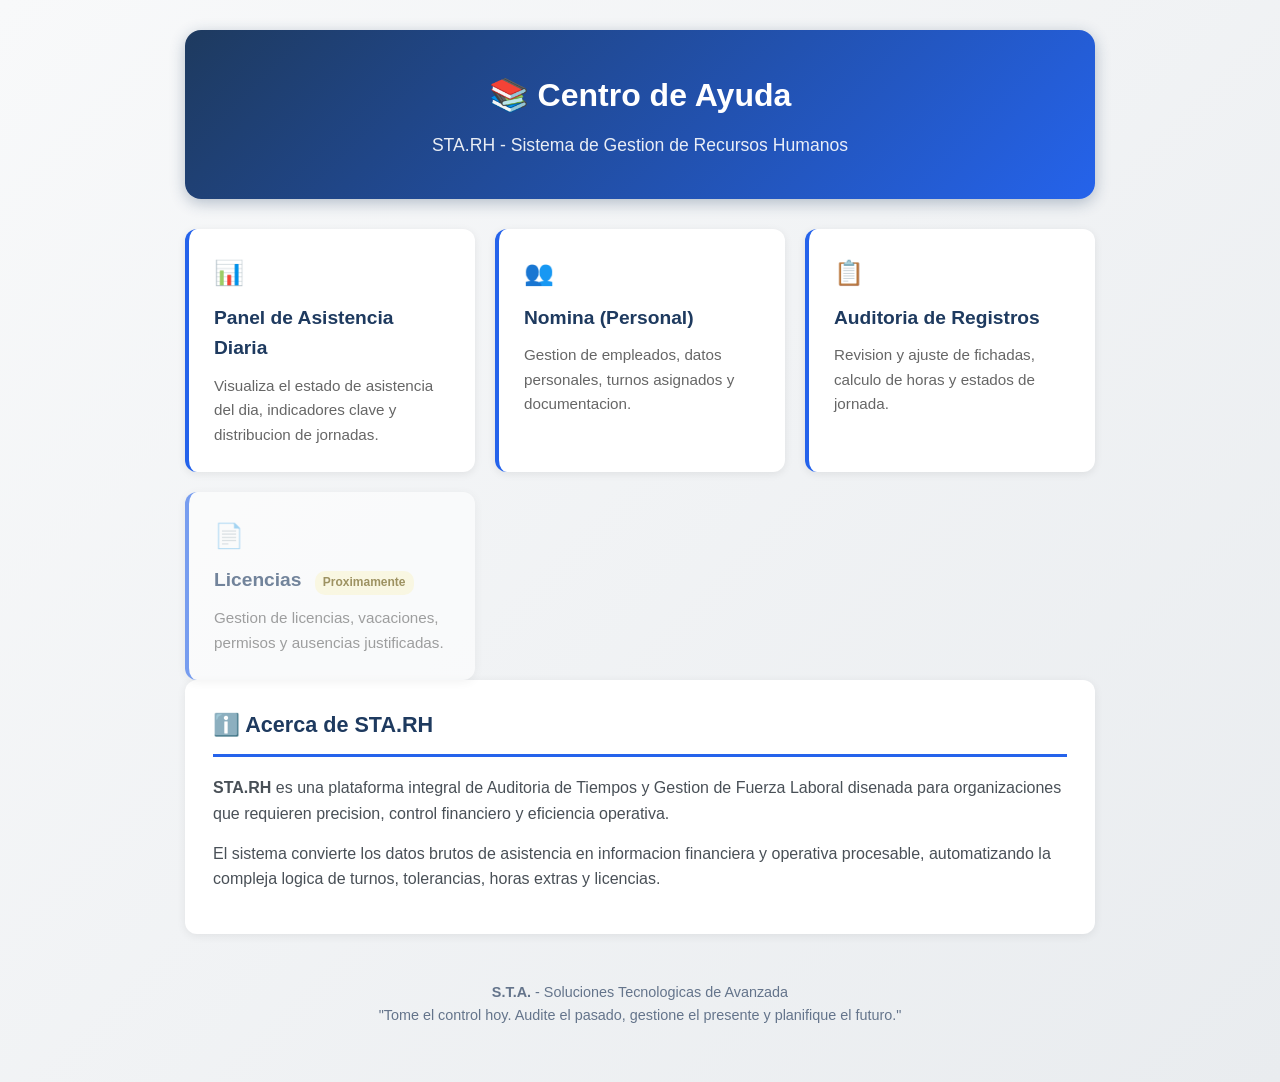
<file: src/main/webapp/help/index.html>
<!DOCTYPE html>
<html lang="es">

<head>
    <meta charset="UTF-8">
    <meta name="viewport" content="width=device-width, initial-scale=1.0">
    <title>Ayuda - STA.RH | Sistema de Recursos Humanos</title>
    <link rel="stylesheet" href="help.css">
</head>

<body>
    <div class="help-container">

        <header class="help-header-index">
            <h1>📚 Centro de Ayuda</h1>
            <p>STA.RH - Sistema de Gestion de Recursos Humanos</p>
        </header>

        <div class="module-grid">

            <a href="DashboardAsistencia.html" class="module-card">
                <div class="module-icon">📊</div>
                <h3>Panel de Asistencia Diaria</h3>
                <p>Visualiza el estado de asistencia del dia, indicadores clave y distribucion de jornadas.</p>
            </a>

            <a href="Personal.html" class="module-card">
                <div class="module-icon">👥</div>
                <h3>Nomina (Personal)</h3>
                <p>Gestion de empleados, datos personales, turnos asignados y documentacion.</p>
            </a>

            <a href="AuditoriaRegistros.html" class="module-card">
                <div class="module-icon">📋</div>
                <h3>Auditoria de Registros</h3>
                <p>Revision y ajuste de fichadas, calculo de horas y estados de jornada.</p>
            </a>

            <div class="module-card coming-soon">
                <div class="module-icon">📄</div>
                <h3>Licencias <span class="badge">Proximamente</span></h3>
                <p>Gestion de licencias, vacaciones, permisos y ausencias justificadas.</p>
            </div>

        </div>

        <section class="section">
            <h2>ℹ️ Acerca de STA.RH</h2>
            <p>
                <strong>STA.RH</strong> es una plataforma integral de Auditoria de Tiempos y Gestion de
                Fuerza Laboral disenada para organizaciones que requieren precision, control financiero
                y eficiencia operativa.
            </p>
            <p>
                El sistema convierte los datos brutos de asistencia en informacion financiera y operativa
                procesable, automatizando la compleja logica de turnos, tolerancias, horas extras y licencias.
            </p>
        </section>

        <footer class="help-footer">
            <p><strong>S.T.A.</strong> - Soluciones Tecnologicas de Avanzada</p>
            <p>"Tome el control hoy. Audite el pasado, gestione el presente y planifique el futuro."</p>
        </footer>

    </div>
</body>

</html>
</file>
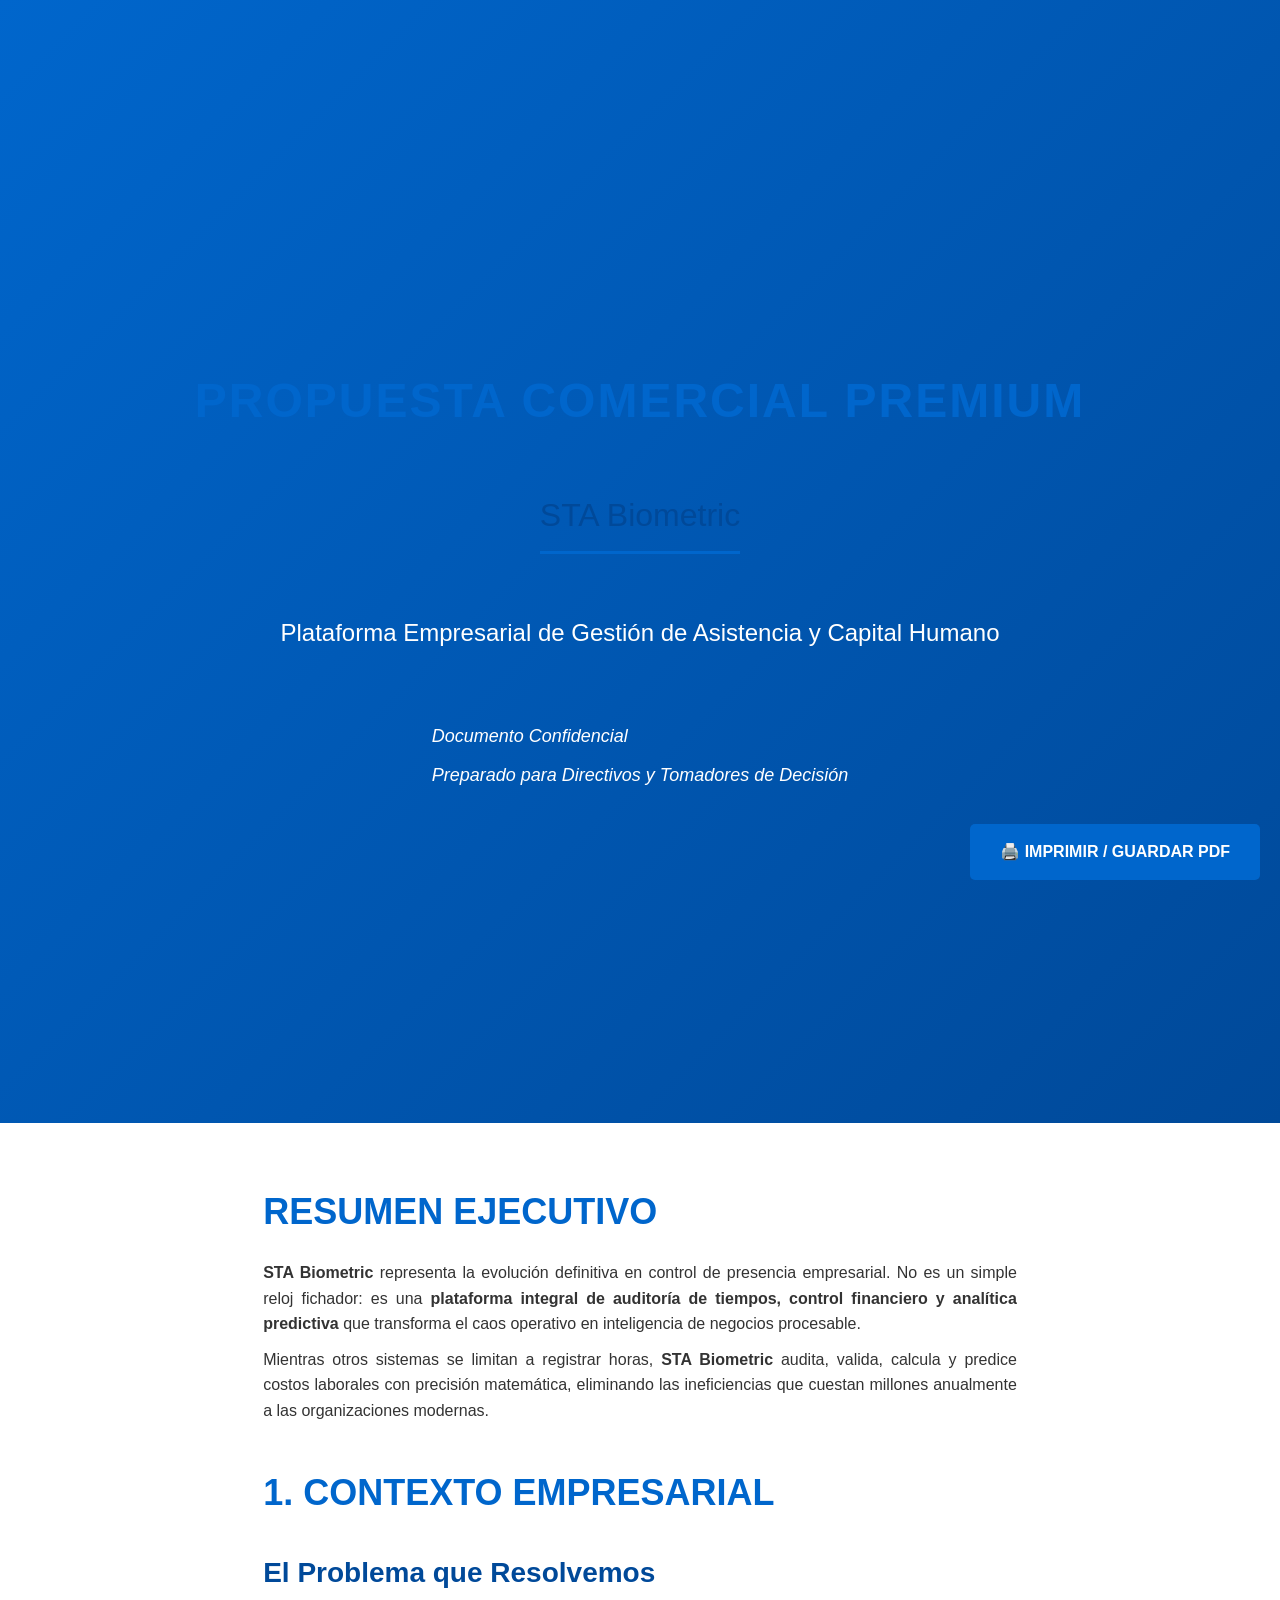
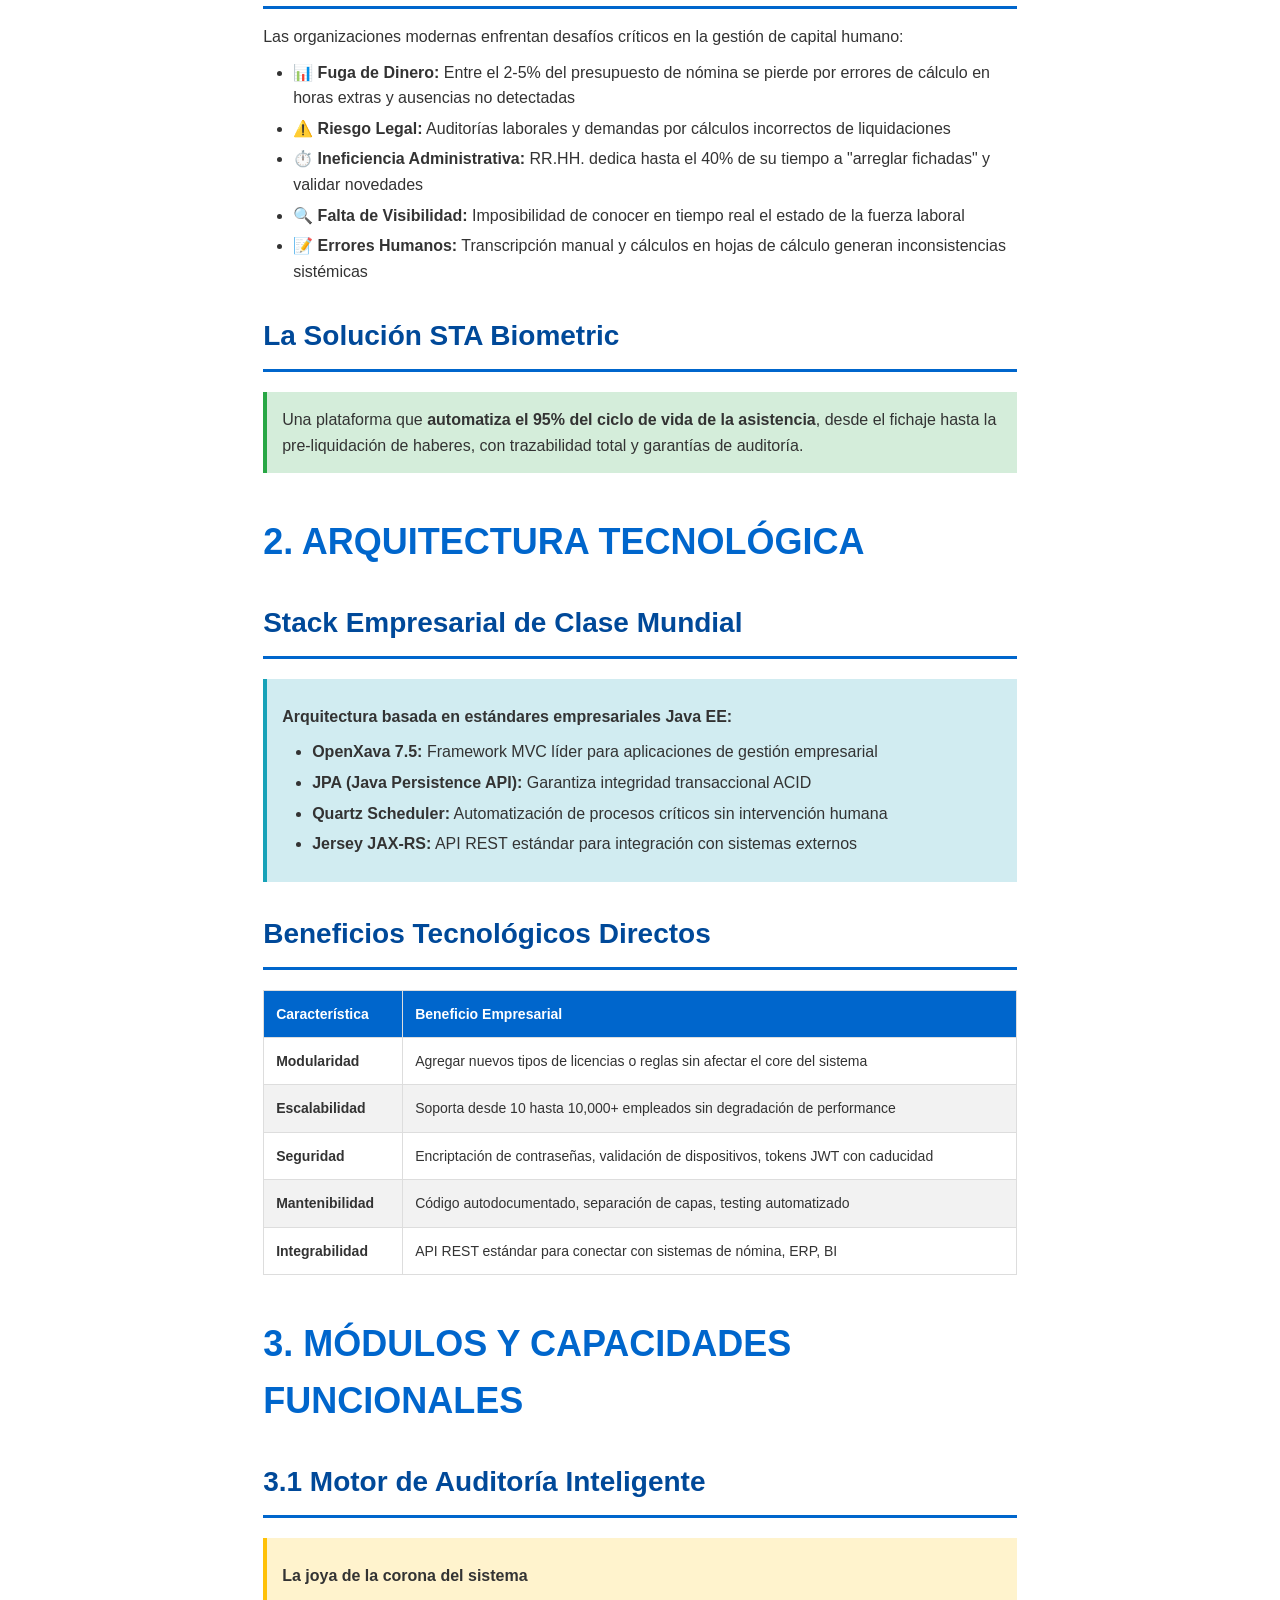
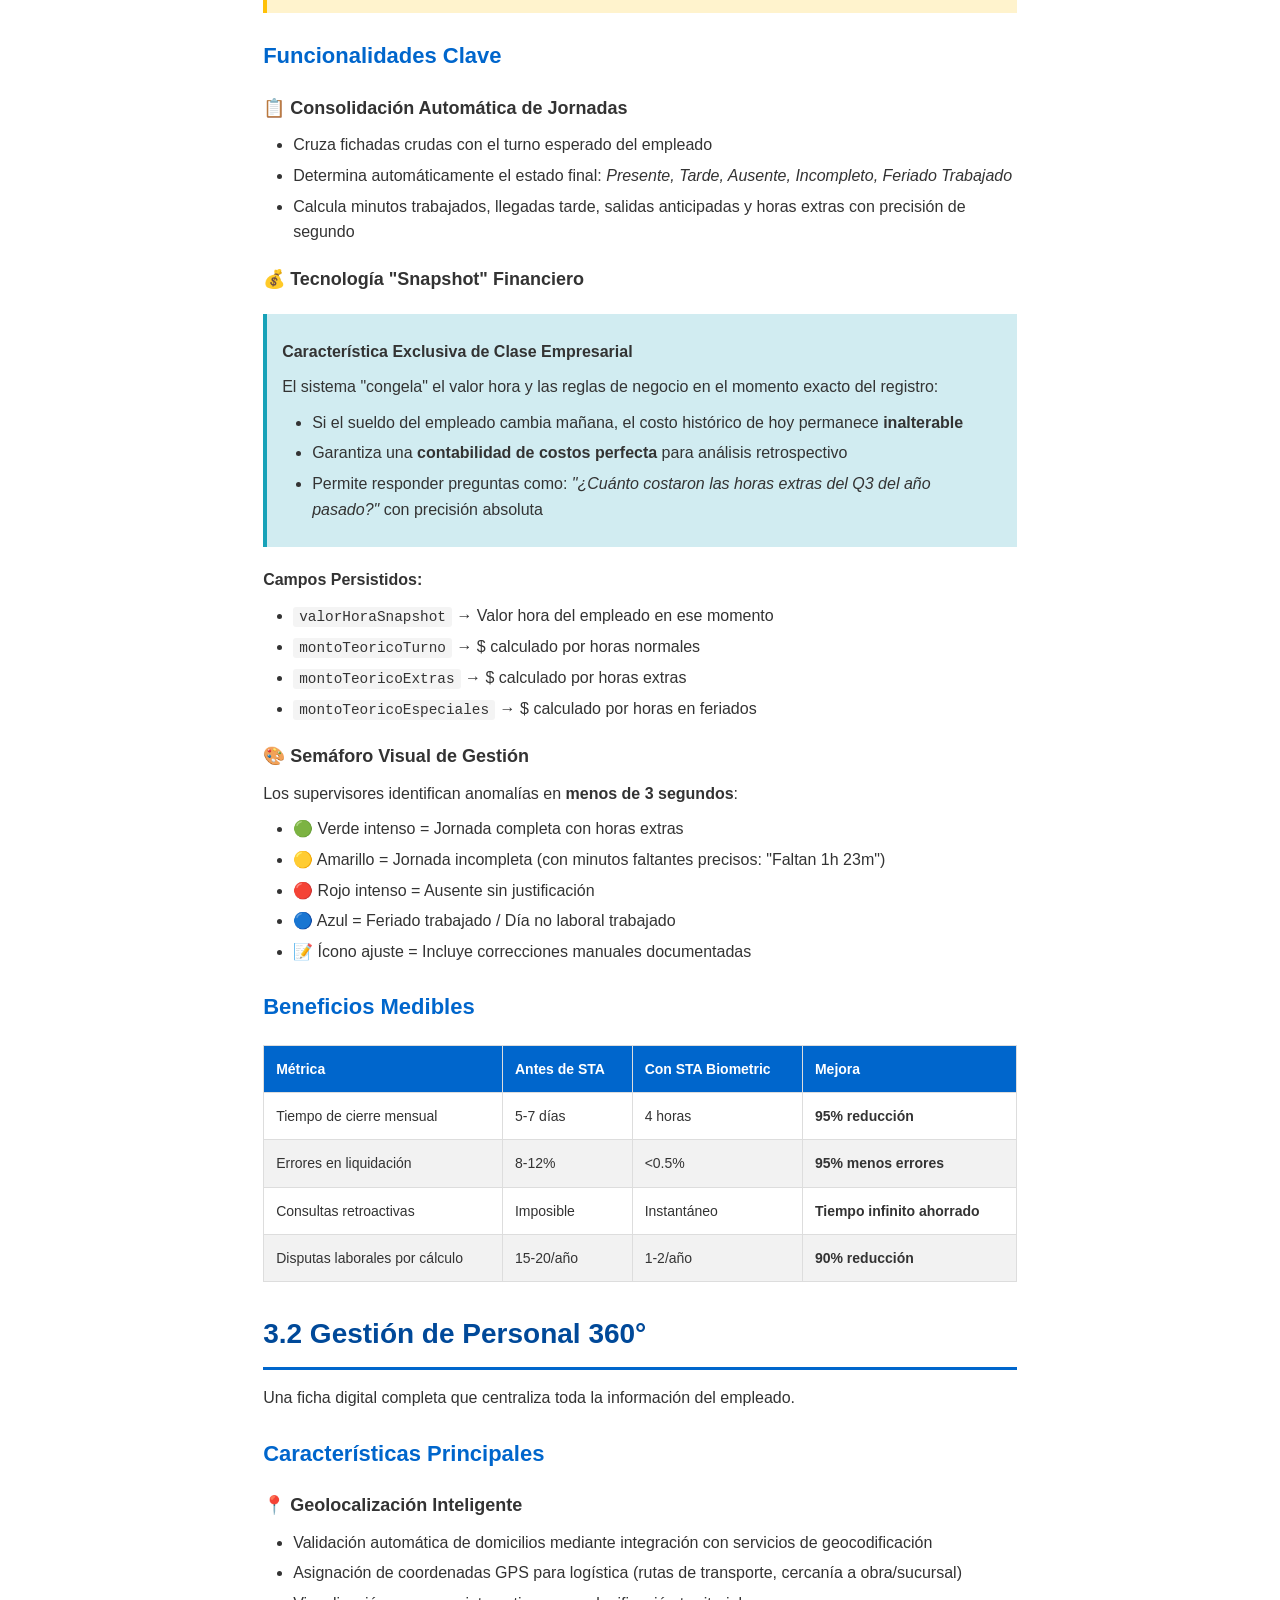
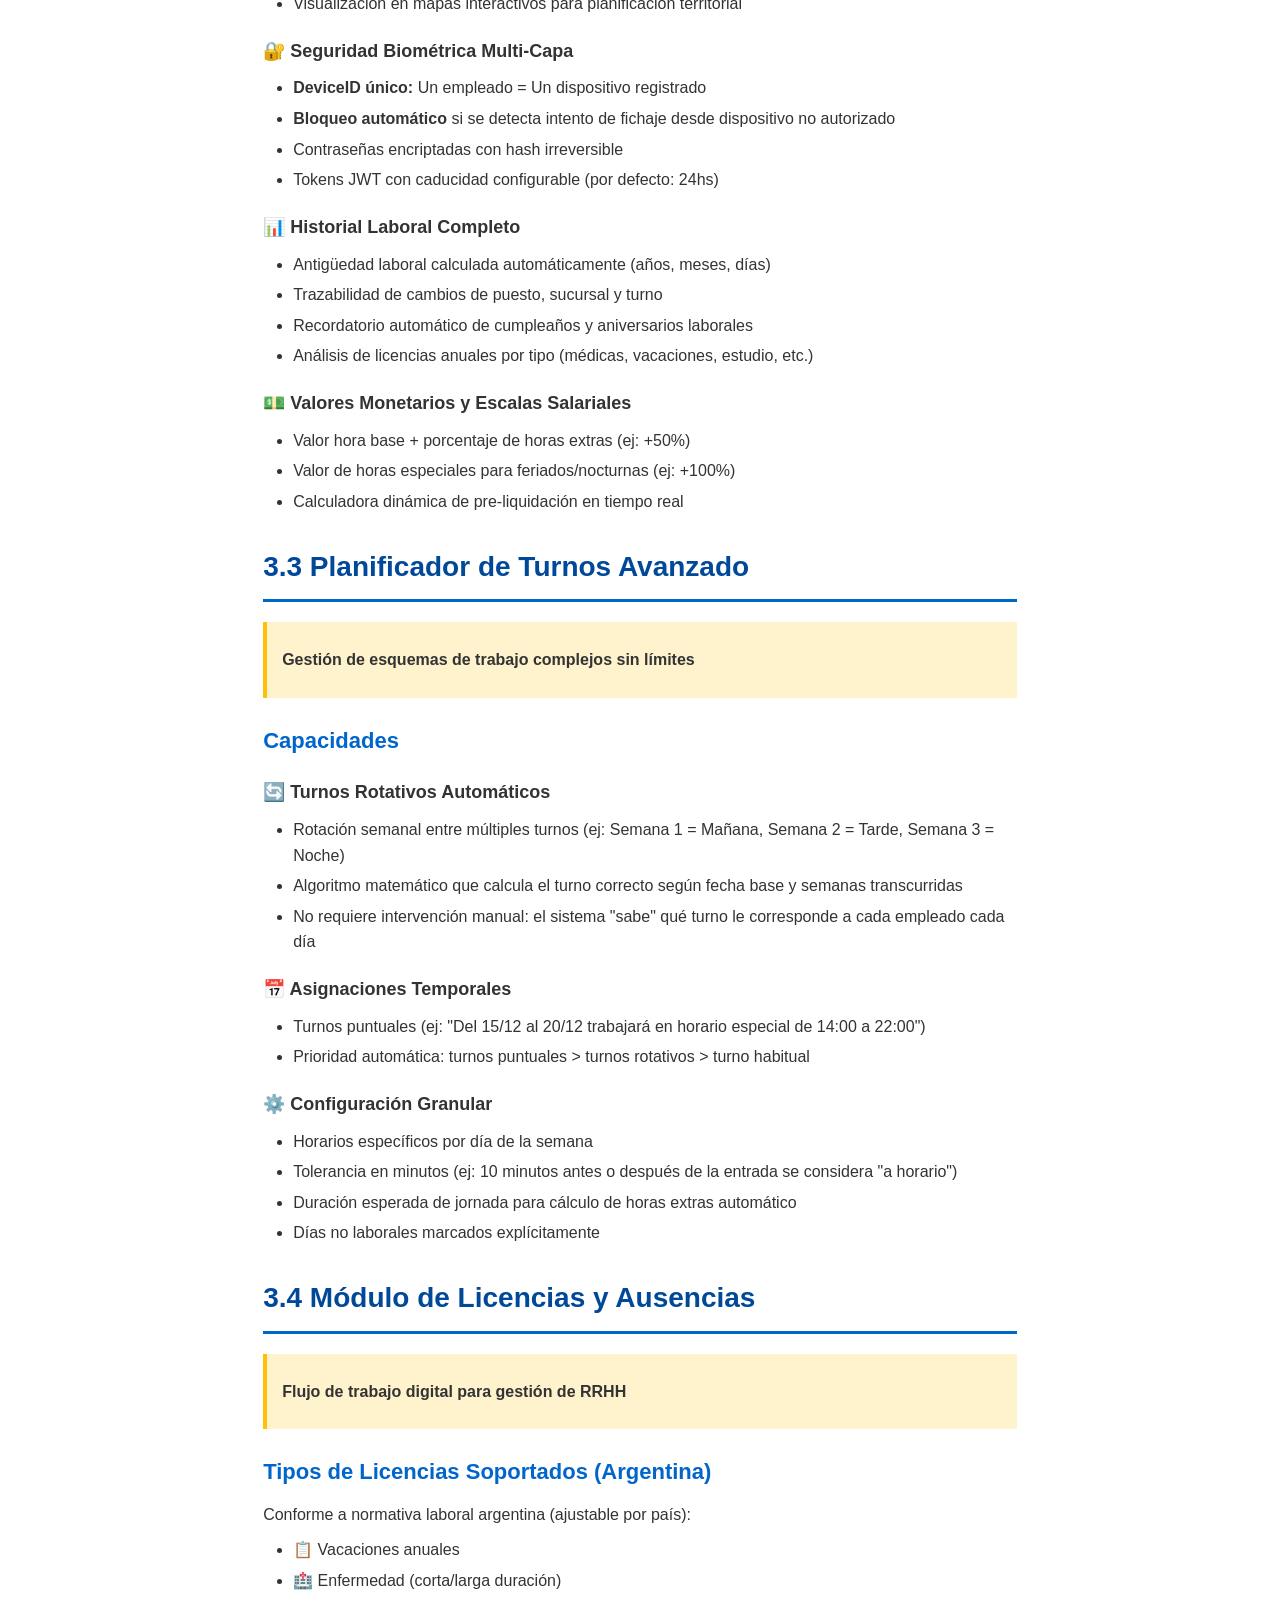
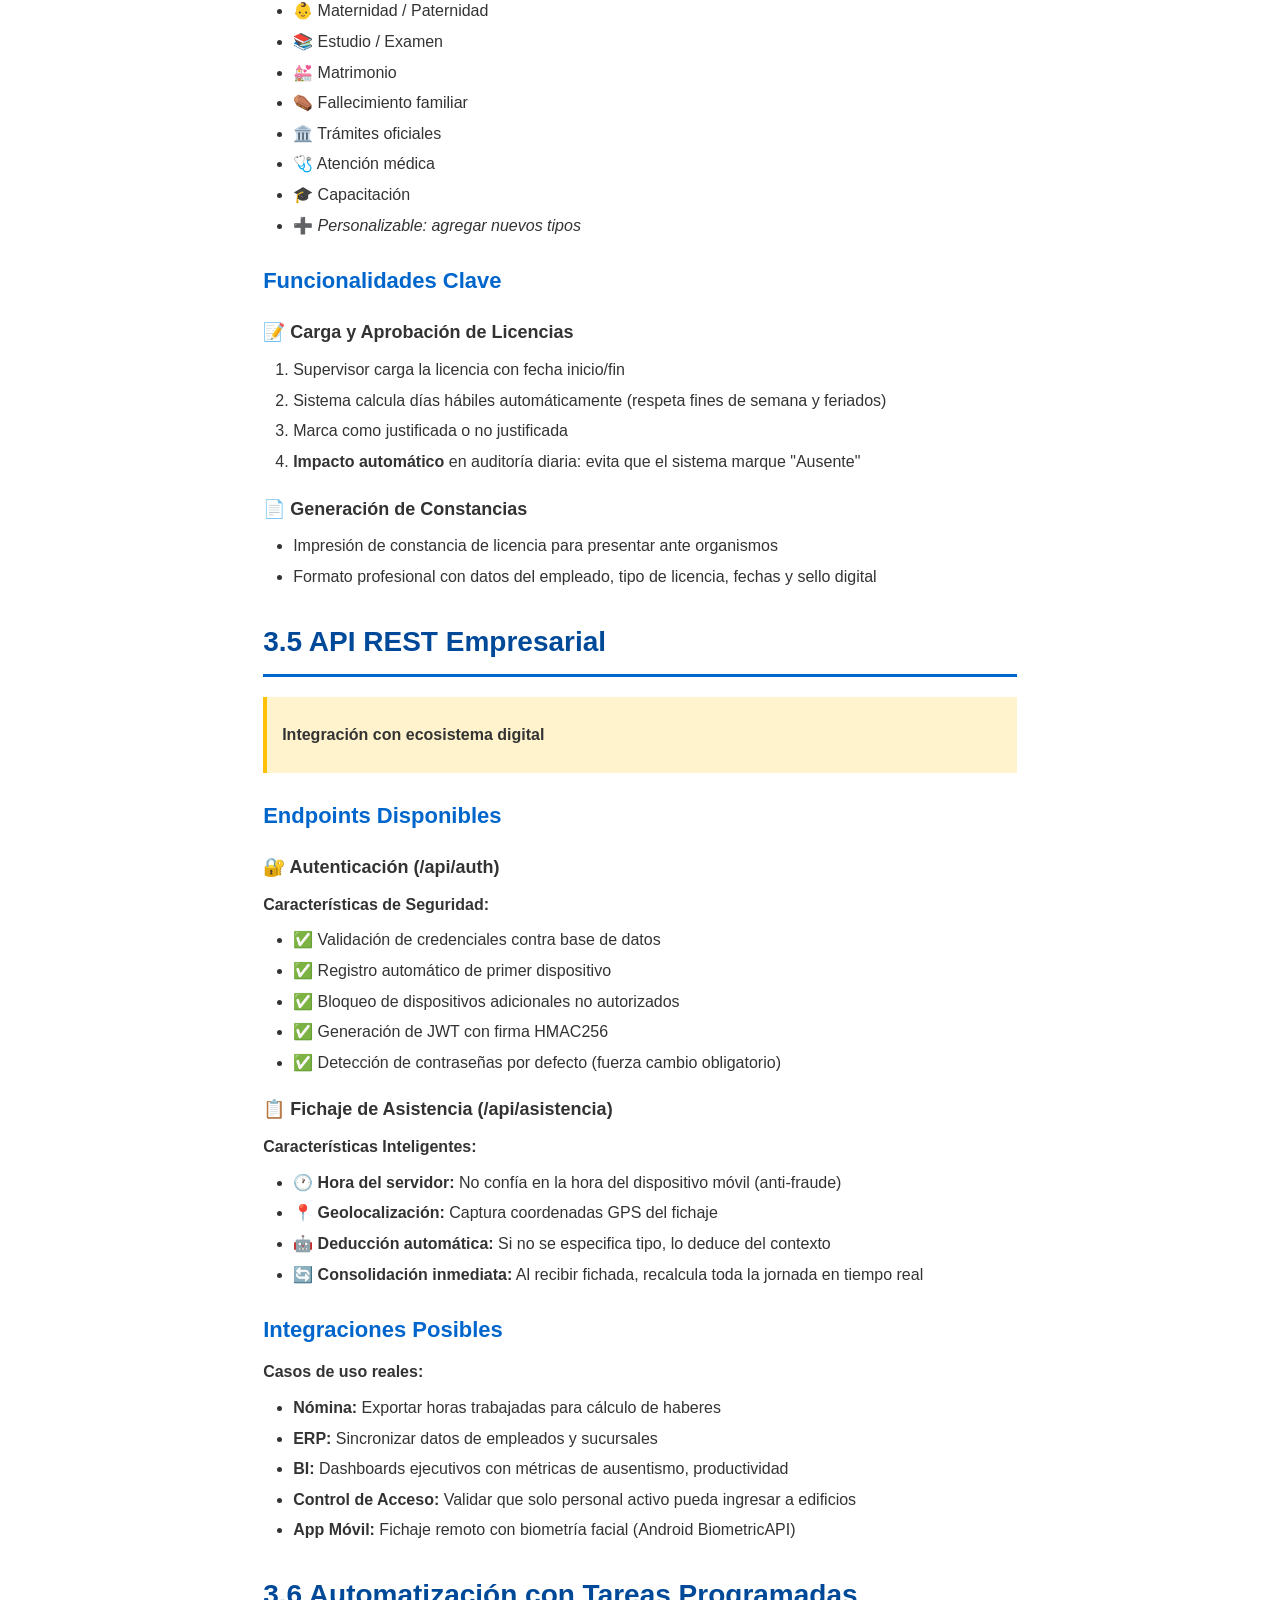
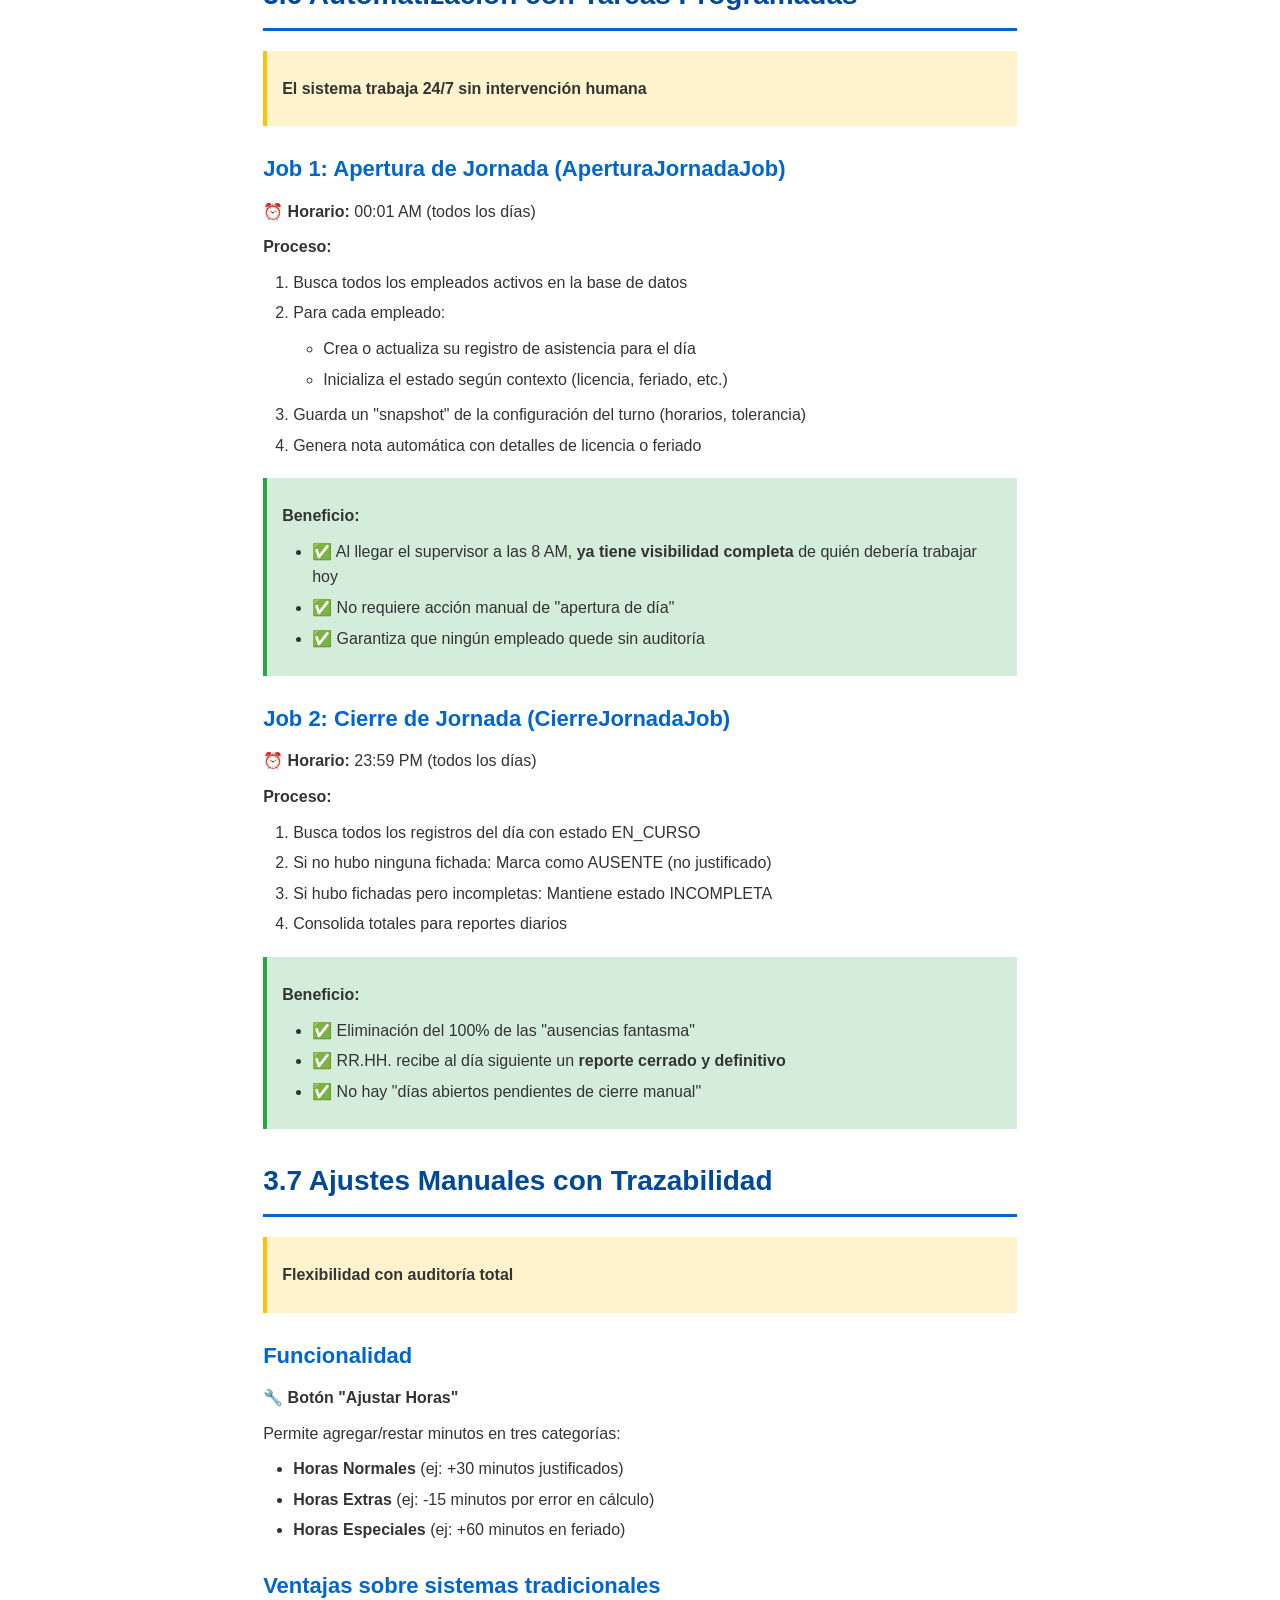
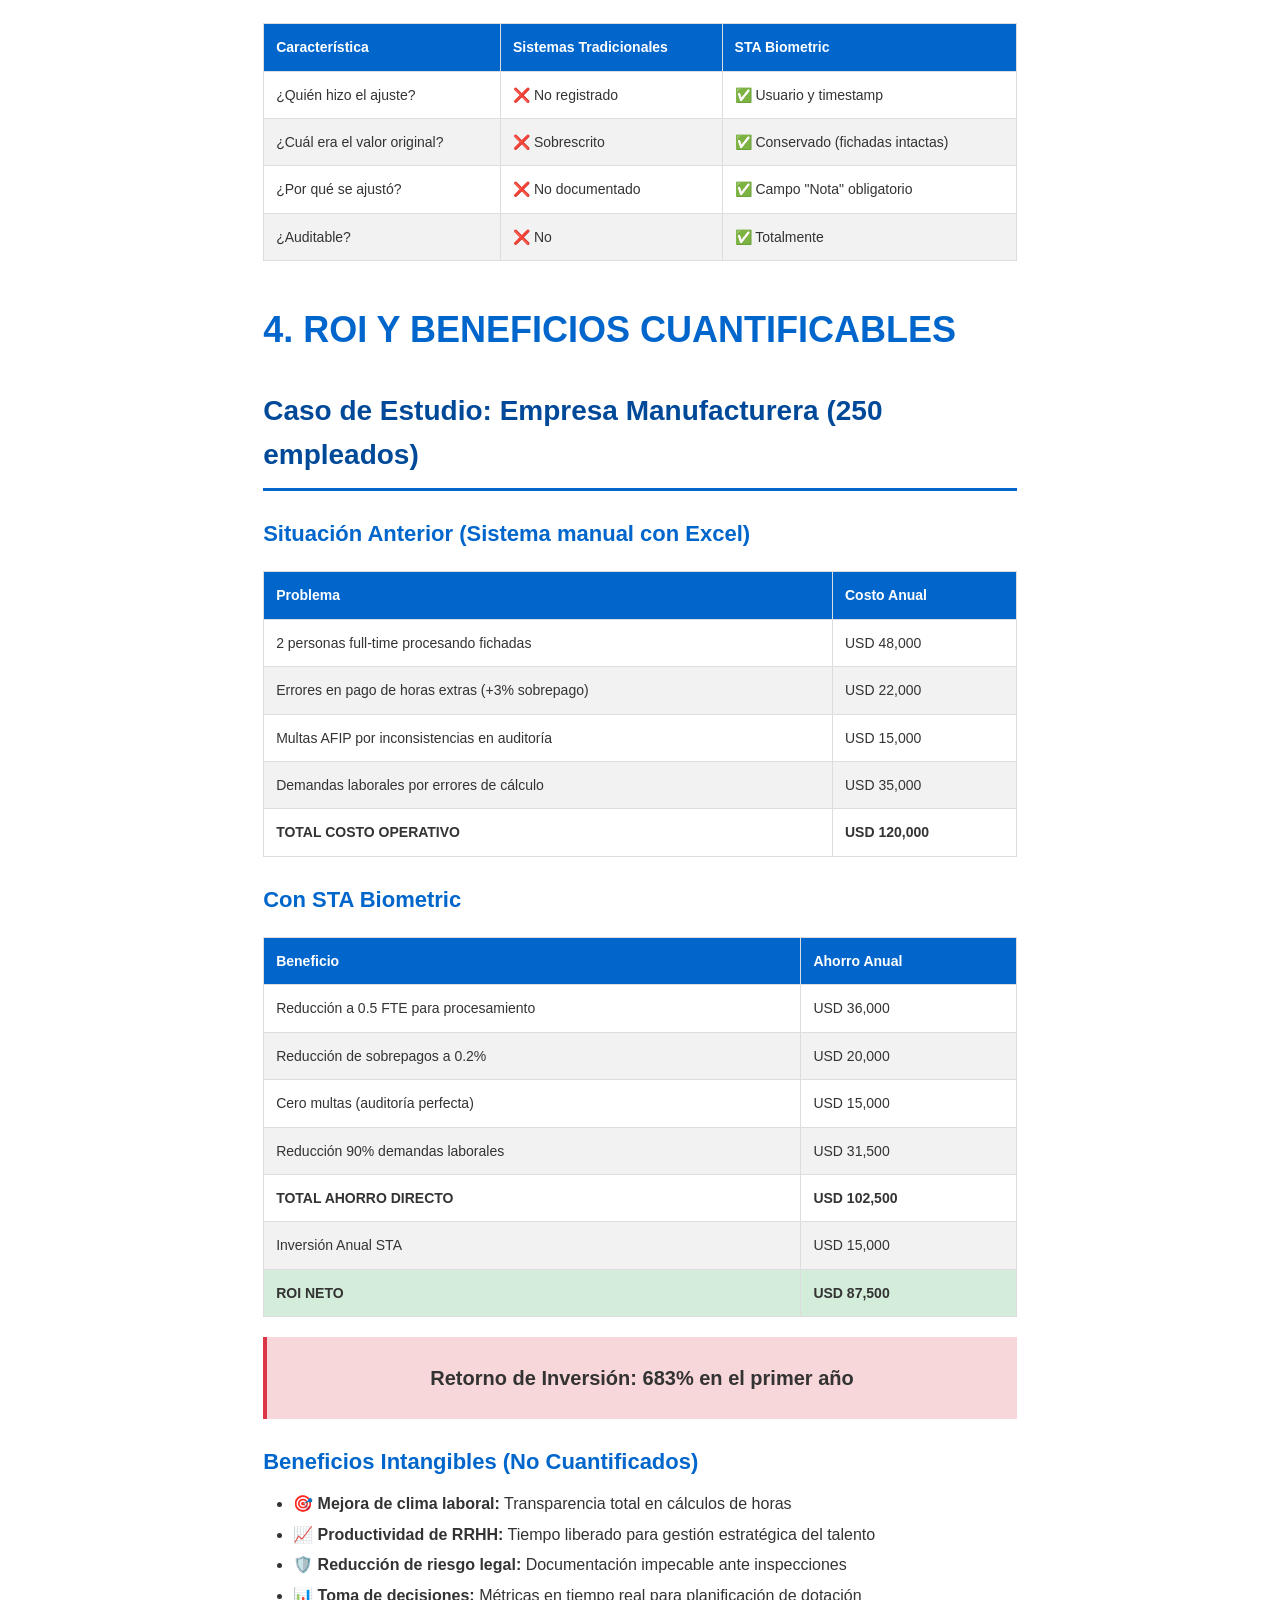
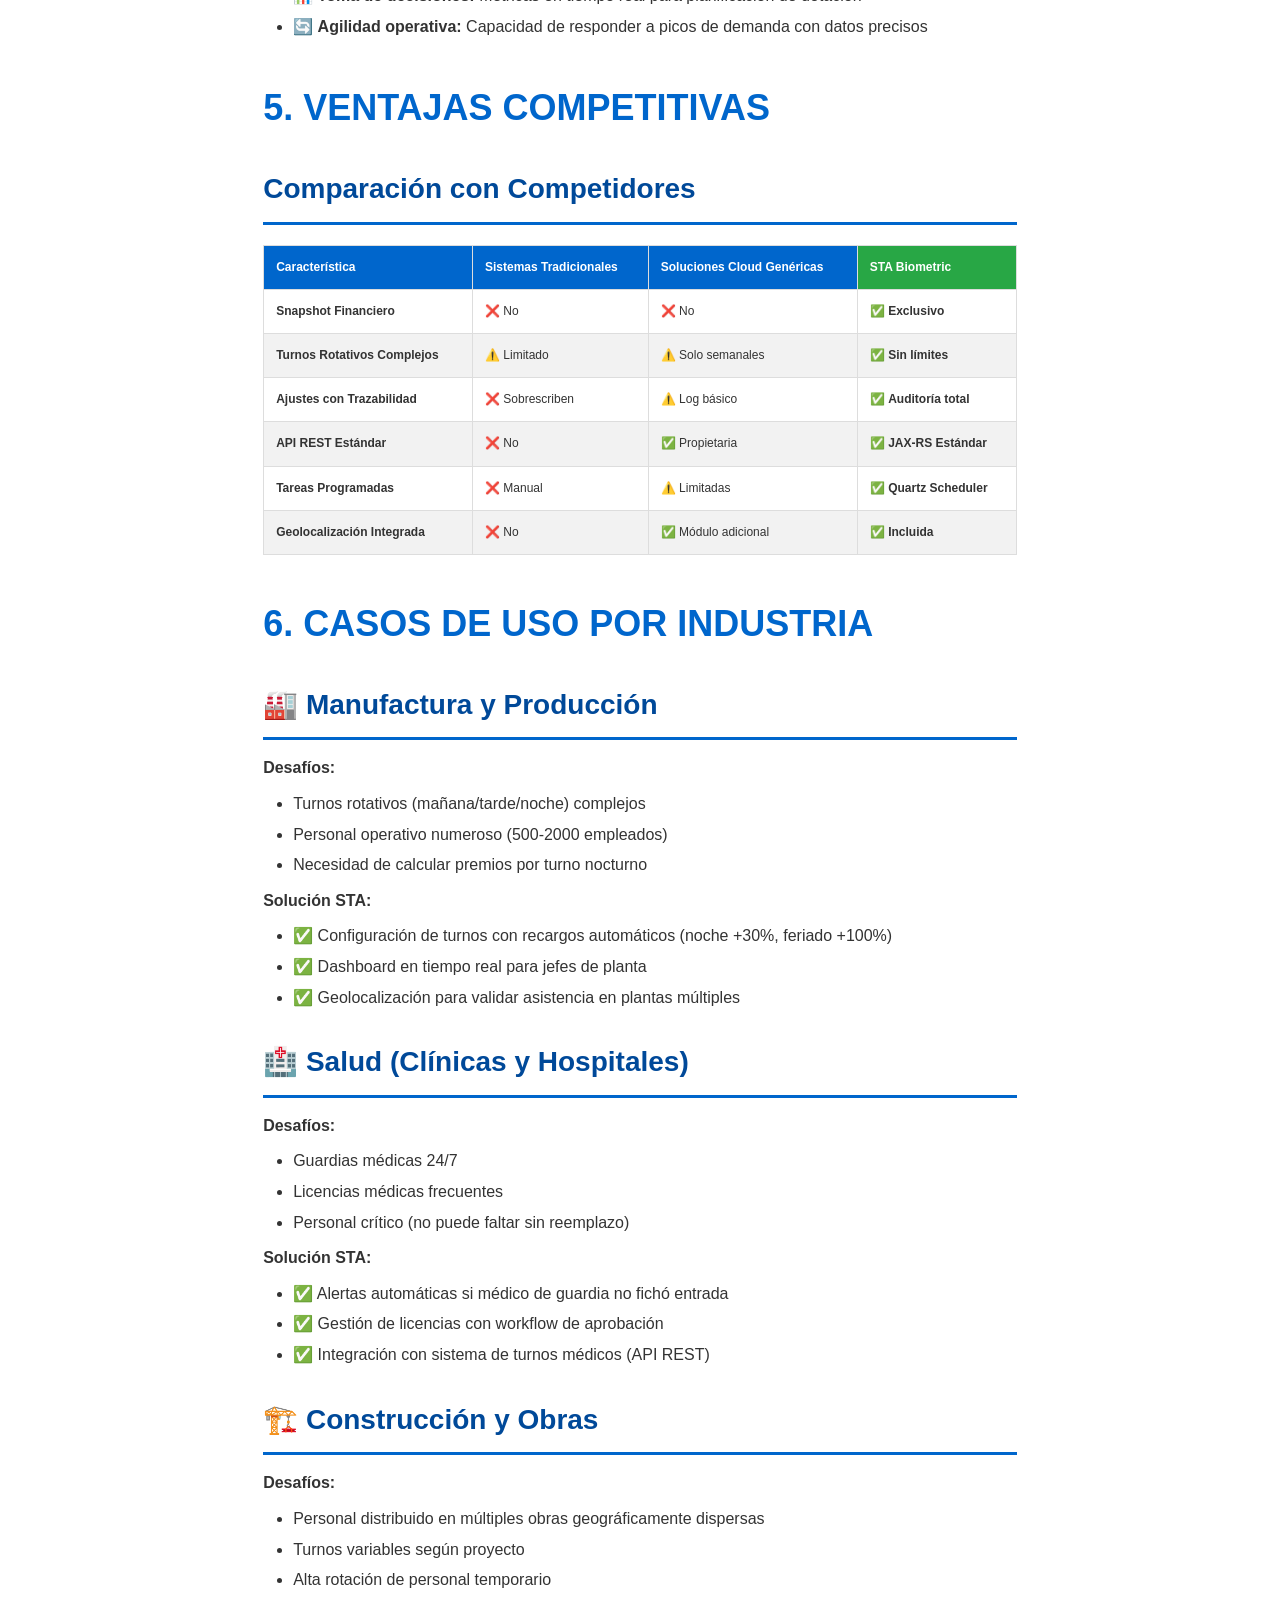
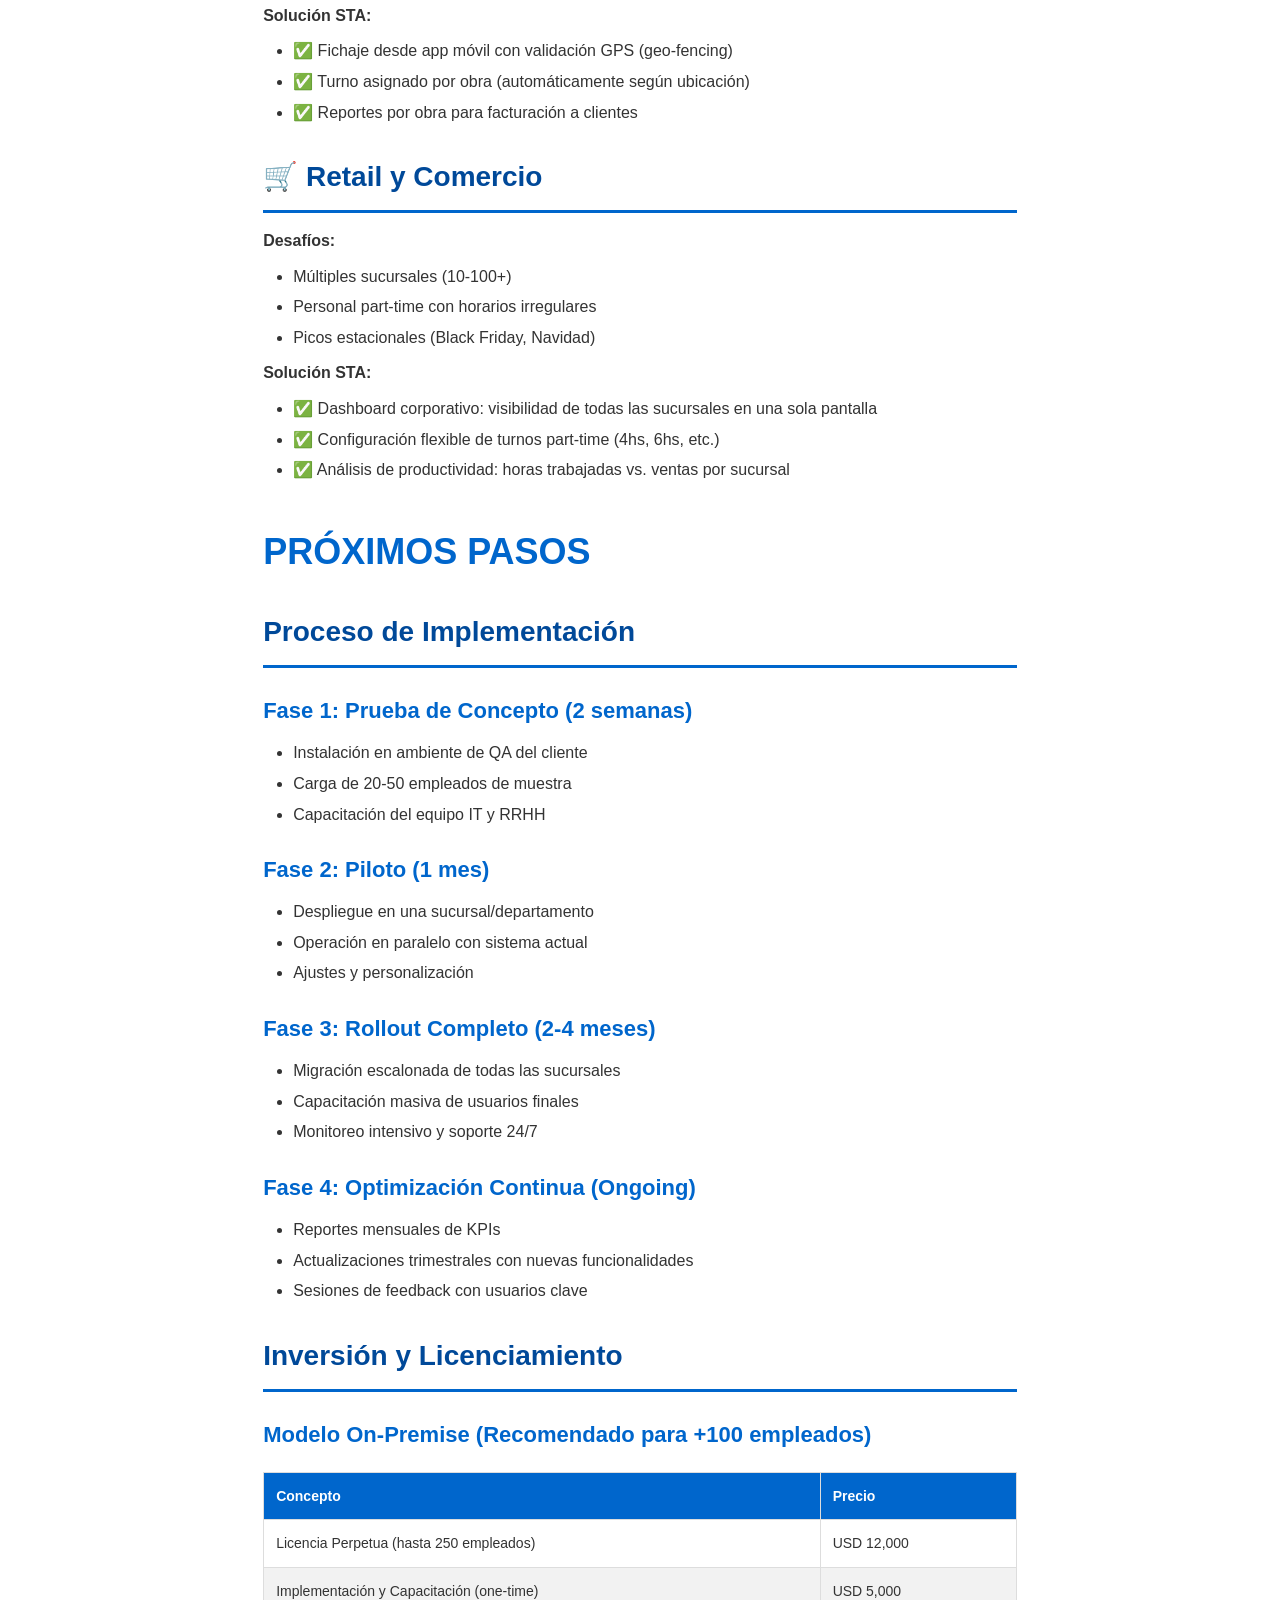
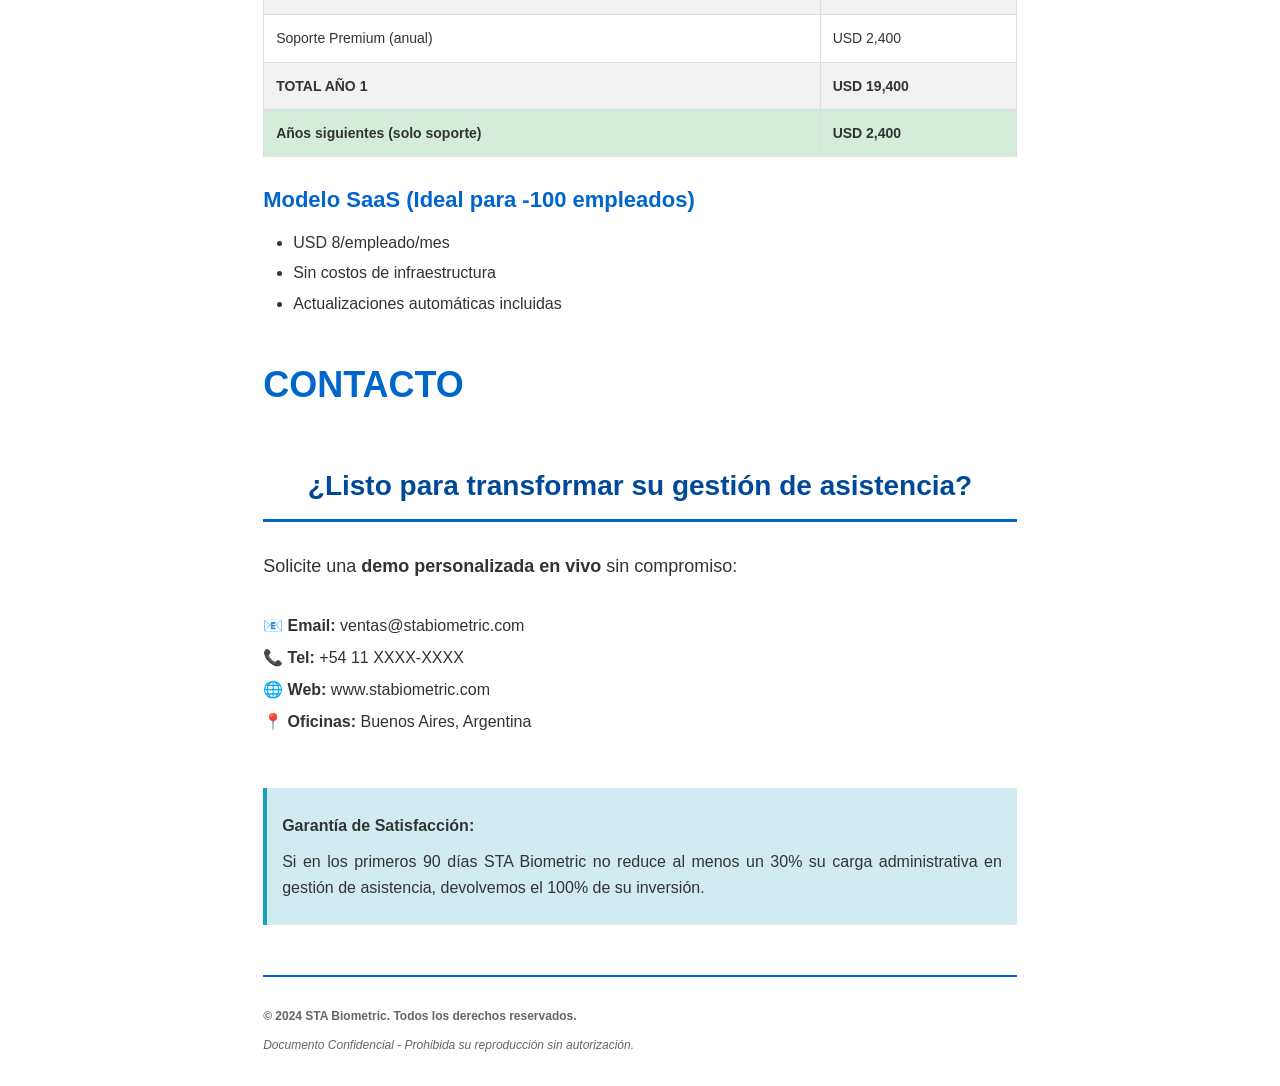
<file: propuesta_comercial.html>
<!DOCTYPE html>
<html lang="es">
<head>
    <meta charset="UTF-8">
    <meta name="viewport" content="width=device-width, initial-scale=1.0">
    <title>Propuesta Comercial Premium - STA Biometric</title>
    <style>
        @page {
            size: A4;
            margin: 2cm;
        }
        
        * {
            margin: 0;
            padding: 0;
            box-sizing: border-box;
        }
        
        body {
            font-family: 'Segoe UI', Tahoma, Geneva, Verdana, sans-serif;
            line-height: 1.6;
            color: #333;
            background: white;
        }
        
        .container {
            max-width: 210mm;
            margin: 0 auto;
            padding: 20px;
        }
        
        .cover-page {
            height: 297mm;
            display: flex;
            flex-direction: column;
            justify-content: center;
            align-items: center;
            text-align: center;
            background: linear-gradient(135deg, #0066cc 0%, #004999 100%);
            color: white;
            page-break-after: always;
        }
        
        .cover-page h1 {
            font-size: 48px;
            margin-bottom: 20px;
            text-transform: uppercase;
            letter-spacing: 2px;
        }
        
        .cover-page h2 {
            font-size: 32px;
            margin-bottom: 40px;
            font-weight: 300;
        }
        
        .cover-page .subtitle {
            font-size: 18px;
            margin-top: 40px;
            font-style: italic;
        }
        
        h1 {
            color: #0066cc;
            font-size: 36px;
            margin: 40px 0 20px 0;
            page-break-before: always;
        }
        
        h2 {
            color: #004999;
            font-size: 28px;
            margin: 30px 0 15px 0;
            border-bottom: 3px solid #0066cc;
            padding-bottom: 10px;
        }
        
        h3 {
            color: #0066cc;
            font-size: 22px;
            margin: 25px 0 12px 0;
        }
        
        h4 {
            color: #333;
            font-size: 18px;
            margin: 20px 0 10px 0;
        }
        
        p {
            margin: 10px 0;
            text-align: justify;
        }
        
        ul, ol {
            margin: 10px 0 10px 30px;
        }
        
        li {
            margin: 5px 0;
        }
        
        table {
            width: 100%;
            border-collapse: collapse;
            margin: 20px 0;
            font-size: 14px;
        }
        
        th, td {
            border: 1px solid #ddd;
            padding: 12px;
            text-align: left;
        }
        
        th {
            background-color: #0066cc;
            color: white;
            font-weight: bold;
        }
        
        tr:nth-child(even) {
            background-color: #f2f2f2;
        }
        
        .highlight {
            background-color: #fff3cd;
            padding: 15px;
            border-left: 4px solid #ffc107;
            margin: 20px 0;
        }
        
        .success {
            background-color: #d4edda;
            padding: 15px;
            border-left: 4px solid #28a745;
            margin: 20px 0;
        }
        
        .info {
            background-color: #d1ecf1;
            padding: 15px;
            border-left: 4px solid #17a2b8;
            margin: 20px 0;
        }
        
        .warning {
            background-color: #fff3cd;
            padding: 15px;
            border-left: 4px solid #ffc107;
            margin: 20px 0;
        }
        
        .important {
            background-color: #f8d7da;
            padding: 15px;
            border-left: 4px solid #dc3545;
            margin: 20px 0;
            font-weight: bold;
        }
        
        code {
            background-color: #f4f4f4;
            padding: 2px 6px;
            border-radius: 3px;
            font-family: 'Courier New', monospace;
            font-size: 90%;
        }
        
        pre {
            background-color: #f4f4f4;
            padding: 15px;
            border-radius: 5px;
            overflow-x: auto;
            margin: 15px 0;
        }
        
        .footer {
            margin-top: 50px;
            padding-top: 20px;
            border-top: 2px solid #0066cc;
            text-align: center;
            font-size: 12px;
            color: #666;
        }
        
        .page-break {
            page-break-before: always;
        }
        
        @media print {
            body {
                background: white;
            }
            
            .no-print {
                display: none;
            }
        }
    </style>
</head>
<body>
    <div class="cover-page">
        <h1>PROPUESTA COMERCIAL PREMIUM</h1>
        <h2>STA Biometric</h2>
        <p style="font-size: 24px; margin: 20px 0;">Plataforma Empresarial de Gestión de Asistencia y Capital Humano</p>
        <div class="subtitle">
            <p>Documento Confidencial</p>
            <p>Preparado para Directivos y Tomadores de Decisión</p>
        </div>
    </div>

    <div class="container">
        <h1>RESUMEN EJECUTIVO</h1>
        
        <p><strong>STA Biometric</strong> representa la evolución definitiva en control de presencia empresarial. No es un simple reloj fichador: es una <strong>plataforma integral de auditoría de tiempos, control financiero y analítica predictiva</strong> que transforma el caos operativo en inteligencia de negocios procesable.</p>
        
        <p>Mientras otros sistemas se limitan a registrar horas, <strong>STA Biometric</strong> audita, valida, calcula y predice costos laborales con precisión matemática, eliminando las ineficiencias que cuestan millones anualmente a las organizaciones modernas.</p>
        
        <div class="page-break"></div>
        
        <h1>1. CONTEXTO EMPRESARIAL</h1>
        
        <h2>El Problema que Resolvemos</h2>
        
        <p>Las organizaciones modernas enfrentan desafíos críticos en la gestión de capital humano:</p>
        
        <ul>
            <li><strong>📊 Fuga de Dinero:</strong> Entre el 2-5% del presupuesto de nómina se pierde por errores de cálculo en horas extras y ausencias no detectadas</li>
            <li><strong>⚠️ Riesgo Legal:</strong> Auditorías laborales y demandas por cálculos incorrectos de liquidaciones</li>
            <li><strong>⏱️ Ineficiencia Administrativa:</strong> RR.HH. dedica hasta el 40% de su tiempo a "arreglar fichadas" y validar novedades</li>
            <li><strong>🔍 Falta de Visibilidad:</strong> Imposibilidad de conocer en tiempo real el estado de la fuerza laboral</li>
            <li><strong>📝 Errores Humanos:</strong> Transcripción manual y cálculos en hojas de cálculo generan inconsistencias sistémicas</li>
        </ul>
        
        <h2>La Solución STA Biometric</h2>
        
        <div class="success">
            Una plataforma que <strong>automatiza el 95% del ciclo de vida de la asistencia</strong>, desde el fichaje hasta la pre-liquidación de haberes, con trazabilidad total y garantías de auditoría.
        </div>
        
        <div class="page-break"></div>
        
        <h1>2. ARQUITECTURA TECNOLÓGICA</h1>
        
        <h2>Stack Empresarial de Clase Mundial</h2>
        
        <div class="info">
            <p><strong>Arquitectura basada en estándares empresariales Java EE:</strong></p>
            <ul>
                <li><strong>OpenXava 7.5:</strong> Framework MVC líder para aplicaciones de gestión empresarial</li>
                <li><strong>JPA (Java Persistence API):</strong> Garantiza integridad transaccional ACID</li>
                <li><strong>Quartz Scheduler:</strong> Automatización de procesos críticos sin intervención humana</li>
                <li><strong>Jersey JAX-RS:</strong> API REST estándar para integración con sistemas externos</li>
            </ul>
        </div>
        
        <h2>Beneficios Tecnológicos Directos</h2>
        
        <table>
            <thead>
                <tr>
                    <th>Característica</th>
                    <th>Beneficio Empresarial</th>
                </tr>
            </thead>
            <tbody>
                <tr>
                    <td><strong>Modularidad</strong></td>
                    <td>Agregar nuevos tipos de licencias o reglas sin afectar el core del sistema</td>
                </tr>
                <tr>
                    <td><strong>Escalabilidad</strong></td>
                    <td>Soporta desde 10 hasta 10,000+ empleados sin degradación de performance</td>
                </tr>
                <tr>
                    <td><strong>Seguridad</strong></td>
                    <td>Encriptación de contraseñas, validación de dispositivos, tokens JWT con caducidad</td>
                </tr>
                <tr>
                    <td><strong>Mantenibilidad</strong></td>
                    <td>Código autodocumentado, separación de capas, testing automatizado</td>
                </tr>
                <tr>
                    <td><strong>Integrabilidad</strong></td>
                    <td>API REST estándar para conectar con sistemas de nómina, ERP, BI</td>
                </tr>
            </tbody>
        </table>
        
        <div class="page-break"></div>
        
        <h1>3. MÓDULOS Y CAPACIDADES FUNCIONALES</h1>
        
        <h2>3.1 Motor de Auditoría Inteligente</h2>
        
        <div class="highlight">
            <p><strong>La joya de la corona del sistema</strong></p>
        </div>
        
        <h3>Funcionalidades Clave</h3>
        
        <h4>📋 Consolidación Automática de Jornadas</h4>
        <ul>
            <li>Cruza fichadas crudas con el turno esperado del empleado</li>
            <li>Determina automáticamente el estado final: <em>Presente, Tarde, Ausente, Incompleto, Feriado Trabajado</em></li>
            <li>Calcula minutos trabajados, llegadas tarde, salidas anticipadas y horas extras con precisión de segundo</li>
        </ul>
        
        <h4>💰 Tecnología "Snapshot" Financiero</h4>
        
        <div class="info">
            <p><strong>Característica Exclusiva de Clase Empresarial</strong></p>
            <p>El sistema "congela" el valor hora y las reglas de negocio en el momento exacto del registro:</p>
            <ul>
                <li>Si el sueldo del empleado cambia mañana, el costo histórico de hoy permanece <strong>inalterable</strong></li>
                <li>Garantiza una <strong>contabilidad de costos perfecta</strong> para análisis retrospectivo</li>
                <li>Permite responder preguntas como: <em>"¿Cuánto costaron las horas extras del Q3 del año pasado?"</em> con precisión absoluta</li>
            </ul>
        </div>
        
        <p><strong>Campos Persistidos:</strong></p>
        <ul>
            <li><code>valorHoraSnapshot</code> → Valor hora del empleado en ese momento</li>
            <li><code>montoTeoricoTurno</code> → $ calculado por horas normales</li>
            <li><code>montoTeoricoExtras</code> → $ calculado por horas extras</li>
            <li><code>montoTeoricoEspeciales</code> → $ calculado por horas en feriados</li>
        </ul>
        
        <h4>🎨 Semáforo Visual de Gestión</h4>
        
        <p>Los supervisores identifican anomalías en <strong>menos de 3 segundos</strong>:</p>
        
        <ul>
            <li>🟢 Verde intenso = Jornada completa con horas extras</li>
            <li>🟡 Amarillo = Jornada incompleta (con minutos faltantes precisos: "Faltan 1h 23m")</li>
            <li>🔴 Rojo intenso = Ausente sin justificación</li>
            <li>🔵 Azul = Feriado trabajado / Día no laboral trabajado</li>
            <li>📝 Ícono ajuste = Incluye correcciones manuales documentadas</li>
        </ul>
        
        <h3>Beneficios Medibles</h3>
        
        <table>
            <thead>
                <tr>
                    <th>Métrica</th>
                    <th>Antes de STA</th>
                    <th>Con STA Biometric</th>
                    <th>Mejora</th>
                </tr>
            </thead>
            <tbody>
                <tr>
                    <td>Tiempo de cierre mensual</td>
                    <td>5-7 días</td>
                    <td>4 horas</td>
                    <td><strong>95% reducción</strong></td>
                </tr>
                <tr>
                    <td>Errores en liquidación</td>
                    <td>8-12%</td>
                    <td>&lt;0.5%</td>
                    <td><strong>95% menos errores</strong></td>
                </tr>
                <tr>
                    <td>Consultas retroactivas</td>
                    <td>Imposible</td>
                    <td>Instantáneo</td>
                    <td><strong>Tiempo infinito ahorrado</strong></td>
                </tr>
                <tr>
                    <td>Disputas laborales por cálculo</td>
                    <td>15-20/año</td>
                    <td>1-2/año</td>
                    <td><strong>90% reducción</strong></td>
                </tr>
            </tbody>
        </table>
        
        <div class="page-break"></div>
        
        <h2>3.2 Gestión de Personal 360°</h2>
        
        <p>Una ficha digital completa que centraliza toda la información del empleado.</p>
        
        <h3>Características Principales</h3>
        
        <h4>📍 Geolocalización Inteligente</h4>
        <ul>
            <li>Validación automática de domicilios mediante integración con servicios de geocodificación</li>
            <li>Asignación de coordenadas GPS para logística (rutas de transporte, cercanía a obra/sucursal)</li>
            <li>Visualización en mapas interactivos para planificación territorial</li>
        </ul>
        
        <h4>🔐 Seguridad Biométrica Multi-Capa</h4>
        <ul>
            <li><strong>DeviceID único:</strong> Un empleado = Un dispositivo registrado</li>
            <li><strong>Bloqueo automático</strong> si se detecta intento de fichaje desde dispositivo no autorizado</li>
            <li>Contraseñas encriptadas con hash irreversible</li>
            <li>Tokens JWT con caducidad configurable (por defecto: 24hs)</li>
        </ul>
        
        <h4>📊 Historial Laboral Completo</h4>
        <ul>
            <li>Antigüedad laboral calculada automáticamente (años, meses, días)</li>
            <li>Trazabilidad de cambios de puesto, sucursal y turno</li>
            <li>Recordatorio automático de cumpleaños y aniversarios laborales</li>
            <li>Análisis de licencias anuales por tipo (médicas, vacaciones, estudio, etc.)</li>
        </ul>
        
        <h4>💵 Valores Monetarios y Escalas Salariales</h4>
        <ul>
            <li>Valor hora base + porcentaje de horas extras (ej: +50%)</li>
            <li>Valor de horas especiales para feriados/nocturnas (ej: +100%)</li>
            <li>Calculadora dinámica de pre-liquidación en tiempo real</li>
        </ul>
        
        <div class="page-break"></div>
        
        <h2>3.3 Planificador de Turnos Avanzado</h2>
        
        <div class="highlight">
            <p><strong>Gestión de esquemas de trabajo complejos sin límites</strong></p>
        </div>
        
        <h3>Capacidades</h3>
        
        <h4>🔄 Turnos Rotativos Automáticos</h4>
        <ul>
            <li>Rotación semanal entre múltiples turnos (ej: Semana 1 = Mañana, Semana 2 = Tarde, Semana 3 = Noche)</li>
            <li>Algoritmo matemático que calcula el turno correcto según fecha base y semanas transcurridas</li>
            <li>No requiere intervención manual: el sistema "sabe" qué turno le corresponde a cada empleado cada día</li>
        </ul>
        
        <h4>📅 Asignaciones Temporales</h4>
        <ul>
            <li>Turnos puntuales (ej: "Del 15/12 al 20/12 trabajará en horario especial de 14:00 a 22:00")</li>
            <li>Prioridad automática: turnos puntuales > turnos rotativos > turno habitual</li>
        </ul>
        
        <h4>⚙️ Configuración Granular</h4>
        <ul>
            <li>Horarios específicos por día de la semana</li>
            <li>Tolerancia en minutos (ej: 10 minutos antes o después de la entrada se considera "a horario")</li>
            <li>Duración esperada de jornada para cálculo de horas extras automático</li>
            <li>Días no laborales marcados explícitamente</li>
        </ul>
        
        <div class="page-break"></div>
        
        <h2>3.4 Módulo de Licencias y Ausencias</h2>
        
        <div class="highlight">
            <p><strong>Flujo de trabajo digital para gestión de RRHH</strong></p>
        </div>
        
        <h3>Tipos de Licencias Soportados (Argentina)</h3>
        
        <p>Conforme a normativa laboral argentina (ajustable por país):</p>
        
        <ul>
            <li>📋 Vacaciones anuales</li>
            <li>🏥 Enfermedad (corta/larga duración)</li>
            <li>👶 Maternidad / Paternidad</li>
            <li>📚 Estudio / Examen</li>
            <li>💒 Matrimonio</li>
            <li>⚰️ Fallecimiento familiar</li>
            <li>🏛️ Trámites oficiales</li>
            <li>🩺 Atención médica</li>
            <li>🎓 Capacitación</li>
            <li>➕ <em>Personalizable: agregar nuevos tipos</em></li>
        </ul>
        
        <h3>Funcionalidades Clave</h3>
        
        <h4>📝 Carga y Aprobación de Licencias</h4>
        <ol>
            <li>Supervisor carga la licencia con fecha inicio/fin</li>
            <li>Sistema calcula días hábiles automáticamente (respeta fines de semana y feriados)</li>
            <li>Marca como justificada o no justificada</li>
            <li><strong>Impacto automático</strong> en auditoría diaria: evita que el sistema marque "Ausente"</li>
        </ol>
        
        <h4>📄 Generación de Constancias</h4>
        <ul>
            <li>Impresión de constancia de licencia para presentar ante organismos</li>
            <li>Formato profesional con datos del empleado, tipo de licencia, fechas y sello digital</li>
        </ul>
        
        <div class="page-break"></div>
        
        <h2>3.5 API REST Empresarial</h2>
        
        <div class="highlight">
            <p><strong>Integración con ecosistema digital</strong></p>
        </div>
        
        <h3>Endpoints Disponibles</h3>
        
        <h4>🔐 Autenticación (/api/auth)</h4>
        
        <p><strong>Características de Seguridad:</strong></p>
        <ul>
            <li>✅ Validación de credenciales contra base de datos</li>
            <li>✅ Registro automático de primer dispositivo</li>
            <li>✅ Bloqueo de dispositivos adicionales no autorizados</li>
            <li>✅ Generación de JWT con firma HMAC256</li>
            <li>✅ Detección de contraseñas por defecto (fuerza cambio obligatorio)</li>
        </ul>
        
        <h4>📋 Fichaje de Asistencia (/api/asistencia)</h4>
        
        <p><strong>Características Inteligentes:</strong></p>
        <ul>
            <li>🕐 <strong>Hora del servidor:</strong> No confía en la hora del dispositivo móvil (anti-fraude)</li>
            <li>📍 <strong>Geolocalización:</strong> Captura coordenadas GPS del fichaje</li>
            <li>🤖 <strong>Deducción automática:</strong> Si no se especifica tipo, lo deduce del contexto</li>
            <li>🔄 <strong>Consolidación inmediata:</strong> Al recibir fichada, recalcula toda la jornada en tiempo real</li>
        </ul>
        
        <h3>Integraciones Posibles</h3>
        
        <p><strong>Casos de uso reales:</strong></p>
        <ul>
            <li><strong>Nómina:</strong> Exportar horas trabajadas para cálculo de haberes</li>
            <li><strong>ERP:</strong> Sincronizar datos de empleados y sucursales</li>
            <li><strong>BI:</strong> Dashboards ejecutivos con métricas de ausentismo, productividad</li>
            <li><strong>Control de Acceso:</strong> Validar que solo personal activo pueda ingresar a edificios</li>
            <li><strong>App Móvil:</strong> Fichaje remoto con biometría facial (Android BiometricAPI)</li>
        </ul>
        
        <div class="page-break"></div>
        
        <h2>3.6 Automatización con Tareas Programadas</h2>
        
        <div class="highlight">
            <p><strong>El sistema trabaja 24/7 sin intervención humana</strong></p>
        </div>
        
        <h3>Job 1: Apertura de Jornada (AperturaJornadaJob)</h3>
        
        <p><strong>⏰ Horario:</strong> 00:01 AM (todos los días)</p>
        
        <p><strong>Proceso:</strong></p>
        <ol>
            <li>Busca todos los empleados activos en la base de datos</li>
            <li>Para cada empleado:
                <ul>
                    <li>Crea o actualiza su registro de asistencia para el día</li>
                    <li>Inicializa el estado según contexto (licencia, feriado, etc.)</li>
                </ul>
            </li>
            <li>Guarda un "snapshot" de la configuración del turno (horarios, tolerancia)</li>
            <li>Genera nota automática con detalles de licencia o feriado</li>
        </ol>
        
        <div class="success">
            <p><strong>Beneficio:</strong></p>
            <ul>
                <li>✅ Al llegar el supervisor a las 8 AM, <strong>ya tiene visibilidad completa</strong> de quién debería trabajar hoy</li>
                <li>✅ No requiere acción manual de "apertura de día"</li>
                <li>✅ Garantiza que ningún empleado quede sin auditoría</li>
            </ul>
        </div>
        
        <h3>Job 2: Cierre de Jornada (CierreJornadaJob)</h3>
        
        <p><strong>⏰ Horario:</strong> 23:59 PM (todos los días)</p>
        
        <p><strong>Proceso:</strong></p>
        <ol>
            <li>Busca todos los registros del día con estado EN_CURSO</li>
            <li>Si no hubo ninguna fichada: Marca como AUSENTE (no justificado)</li>
            <li>Si hubo fichadas pero incompletas: Mantiene estado INCOMPLETA</li>
            <li>Consolida totales para reportes diarios</li>
        </ol>
        
        <div class="success">
            <p><strong>Beneficio:</strong></p>
            <ul>
                <li>✅ Eliminación del 100% de las "ausencias fantasma"</li>
                <li>✅ RR.HH. recibe al día siguiente un <strong>reporte cerrado y definitivo</strong></li>
                <li>✅ No hay "días abiertos pendientes de cierre manual"</li>
            </ul>
        </div>
        
        <div class="page-break"></div>
        
        <h2>3.7 Ajustes Manuales con Trazabilidad</h2>
        
        <div class="highlight">
            <p><strong>Flexibilidad con auditoría total</strong></p>
        </div>
        
        <h3>Funcionalidad</h3>
        
        <p><strong>🔧 Botón "Ajustar Horas"</strong></p>
        
        <p>Permite agregar/restar minutos en tres categorías:</p>
        <ul>
            <li><strong>Horas Normales</strong> (ej: +30 minutos justificados)</li>
            <li><strong>Horas Extras</strong> (ej: -15 minutos por error en cálculo)</li>
            <li><strong>Horas Especiales</strong> (ej: +60 minutos en feriado)</li>
        </ul>
        
        <h3>Ventajas sobre sistemas tradicionales</h3>
        
        <table>
            <thead>
                <tr>
                    <th>Característica</th>
                    <th>Sistemas Tradicionales</th>
                    <th>STA Biometric</th>
                </tr>
            </thead>
            <tbody>
                <tr>
                    <td>¿Quién hizo el ajuste?</td>
                    <td>❌ No registrado</td>
                    <td>✅ Usuario y timestamp</td>
                </tr>
                <tr>
                    <td>¿Cuál era el valor original?</td>
                    <td>❌ Sobrescrito</td>
                    <td>✅ Conservado (fichadas intactas)</td>
                </tr>
                <tr>
                    <td>¿Por qué se ajustó?</td>
                    <td>❌ No documentado</td>
                    <td>✅ Campo "Nota" obligatorio</td>
                </tr>
                <tr>
                    <td>¿Auditable?</td>
                    <td>❌ No</td>
                    <td>✅ Totalmente</td>
                </tr>
            </tbody>
        </table>
        
        <div class="page-break"></div>
        
        <h1>4. ROI Y BENEFICIOS CUANTIFICABLES</h1>
        
        <h2>Caso de Estudio: Empresa Manufacturera (250 empleados)</h2>
        
        <h3>Situación Anterior (Sistema manual con Excel)</h3>
        
        <table>
            <thead>
                <tr>
                    <th>Problema</th>
                    <th>Costo Anual</th>
                </tr>
            </thead>
            <tbody>
                <tr>
                    <td>2 personas full-time procesando fichadas</td>
                    <td>USD 48,000</td>
                </tr>
                <tr>
                    <td>Errores en pago de horas extras (+3% sobrepago)</td>
                    <td>USD 22,000</td>
                </tr>
                <tr>
                    <td>Multas AFIP por inconsistencias en auditoría</td>
                    <td>USD 15,000</td>
                </tr>
                <tr>
                    <td>Demandas laborales por errores de cálculo</td>
                    <td>USD 35,000</td>
                </tr>
                <tr style="font-weight: bold;">
                    <td>TOTAL COSTO OPERATIVO</td>
                    <td>USD 120,000</td>
                </tr>
            </tbody>
        </table>
        
        <h3>Con STA Biometric</h3>
        
        <table>
            <thead>
                <tr>
                    <th>Beneficio</th>
                    <th>Ahorro Anual</th>
                </tr>
            </thead>
            <tbody>
                <tr>
                    <td>Reducción a 0.5 FTE para procesamiento</td>
                    <td>USD 36,000</td>
                </tr>
                <tr>
                    <td>Reducción de sobrepagos a 0.2%</td>
                    <td>USD 20,000</td>
                </tr>
                <tr>
                    <td>Cero multas (auditoría perfecta)</td>
                    <td>USD 15,000</td>
                </tr>
                <tr>
                    <td>Reducción 90% demandas laborales</td>
                    <td>USD 31,500</td>
                </tr>
                <tr style="font-weight: bold;">
                    <td>TOTAL AHORRO DIRECTO</td>
                    <td>USD 102,500</td>
                </tr>
                <tr>
                    <td>Inversión Anual STA</td>
                    <td>USD 15,000</td>
                </tr>
                <tr style="font-weight: bold; background-color: #d4edda;">
                    <td>ROI NETO</td>
                    <td>USD 87,500</td>
                </tr>
            </tbody>
        </table>
        
        <div class="important">
            <p style="text-align: center; font-size: 20px;">Retorno de Inversión: <strong>683%</strong> en el primer año</p>
        </div>
        
        <h3>Beneficios Intangibles (No Cuantificados)</h3>
        
        <ul>
            <li>🎯 <strong>Mejora de clima laboral:</strong> Transparencia total en cálculos de horas</li>
            <li>📈 <strong>Productividad de RRHH:</strong> Tiempo liberado para gestión estratégica del talento</li>
            <li>🛡️ <strong>Reducción de riesgo legal:</strong> Documentación impecable ante inspecciones</li>
            <li>📊 <strong>Toma de decisiones:</strong> Métricas en tiempo real para planificación de dotación</li>
            <li>🔄 <strong>Agilidad operativa:</strong> Capacidad de responder a picos de demanda con datos precisos</li>
        </ul>
        
        <div class="page-break"></div>
        
        <h1>5. VENTAJAS COMPETITIVAS</h1>
        
        <h2>Comparación con Competidores</h2>
        
        <table style="font-size: 12px;">
            <thead>
                <tr>
                    <th>Característica</th>
                    <th>Sistemas Tradicionales</th>
                    <th>Soluciones Cloud Genéricas</th>
                    <th style="background-color: #28a745;">STA Biometric</th>
                </tr>
            </thead>
            <tbody>
                <tr>
                    <td><strong>Snapshot Financiero</strong></td>
                    <td>❌ No</td>
                    <td>❌ No</td>
                    <td>✅ <strong>Exclusivo</strong></td>
                </tr>
                <tr>
                    <td><strong>Turnos Rotativos Complejos</strong></td>
                    <td>⚠️ Limitado</td>
                    <td>⚠️ Solo semanales</td>
                    <td>✅ <strong>Sin límites</strong></td>
                </tr>
                <tr>
                    <td><strong>Ajustes con Trazabilidad</strong></td>
                    <td>❌ Sobrescriben</td>
                    <td>⚠️ Log básico</td>
                    <td>✅ <strong>Auditoría total</strong></td>
                </tr>
                <tr>
                    <td><strong>API REST Estándar</strong></td>
                    <td>❌ No</td>
                    <td>✅ Propietaria</td>
                    <td>✅ <strong>JAX-RS Estándar</strong></td>
                </tr>
                <tr>
                    <td><strong>Tareas Programadas</strong></td>
                    <td>❌ Manual</td>
                    <td>⚠️ Limitadas</td>
                    <td>✅ <strong>Quartz Scheduler</strong></td>
                </tr>
                <tr>
                    <td><strong>Geolocalización Integrada</strong></td>
                    <td>❌ No</td>
                    <td>✅ Módulo adicional</td>
                    <td>✅ <strong>Incluida</strong></td>
                </tr>
            </tbody>
        </table>
        
        <div class="page-break"></div>
        
        <h1>6. CASOS DE USO POR INDUSTRIA</h1>
        
        <h2>🏭 Manufactura y Producción</h2>
        
        <p><strong>Desafíos:</strong></p>
        <ul>
            <li>Turnos rotativos (mañana/tarde/noche) complejos</li>
            <li>Personal operativo numeroso (500-2000 empleados)</li>
            <li>Necesidad de calcular premios por turno nocturno</li>
        </ul>
        
        <p><strong>Solución STA:</strong></p>
        <ul>
            <li>✅ Configuración de turnos con recargos automáticos (noche +30%, feriado +100%)</li>
            <li>✅ Dashboard en tiempo real para jefes de planta</li>
            <li>✅ Geolocalización para validar asistencia en plantas múltiples</li>
        </ul>
        
        <h2>🏥 Salud (Clínicas y Hospitales)</h2>
        
        <p><strong>Desafíos:</strong></p>
        <ul>
            <li>Guardias médicas 24/7</li>
            <li>Licencias médicas frecuentes</li>
            <li>Personal crítico (no puede faltar sin reemplazo)</li>
        </ul>
        
        <p><strong>Solución STA:</strong></p>
        <ul>
            <li>✅ Alertas automáticas si médico de guardia no fichó entrada</li>
            <li>✅ Gestión de licencias con workflow de aprobación</li>
            <li>✅ Integración con sistema de turnos médicos (API REST)</li>
        </ul>
        
        <h2>🏗️ Construcción y Obras</h2>
        
        <p><strong>Desafíos:</strong></p>
        <ul>
            <li>Personal distribuido en múltiples obras geográficamente dispersas</li>
            <li>Turnos variables según proyecto</li>
            <li>Alta rotación de personal temporario</li>
        </ul>
        
        <p><strong>Solución STA:</strong></p>
        <ul>
            <li>✅ Fichaje desde app móvil con validación GPS (geo-fencing)</li>
            <li>✅ Turno asignado por obra (automáticamente según ubicación)</li>
            <li>✅ Reportes por obra para facturación a clientes</li>
        </ul>
        
        <h2>🛒 Retail y Comercio</h2>
        
        <p><strong>Desafíos:</strong></p>
        <ul>
            <li>Múltiples sucursales (10-100+)</li>
            <li>Personal part-time con horarios irregulares</li>
            <li>Picos estacionales (Black Friday, Navidad)</li>
        </ul>
        
        <p><strong>Solución STA:</strong></p>
        <ul>
            <li>✅ Dashboard corporativo: visibilidad de todas las sucursales en una sola pantalla</li>
            <li>✅ Configuración flexible de turnos part-time (4hs, 6hs, etc.)</li>
            <li>✅ Análisis de productividad: horas trabajadas vs. ventas por sucursal</li>
        </ul>
        
        <div class="page-break"></div>
        
        <h1>PRÓXIMOS PASOS</h1>
        
        <h2>Proceso de Implementación</h2>
        
        <h3>Fase 1: Prueba de Concepto (2 semanas)</h3>
        <ul>
            <li>Instalación en ambiente de QA del cliente</li>
            <li>Carga de 20-50 empleados de muestra</li>
            <li>Capacitación del equipo IT y RRHH</li>
        </ul>
        
        <h3>Fase 2: Piloto (1 mes)</h3>
        <ul>
            <li>Despliegue en una sucursal/departamento</li>
            <li>Operación en paralelo con sistema actual</li>
            <li>Ajustes y personalización</li>
        </ul>
        
        <h3>Fase 3: Rollout Completo (2-4 meses)</h3>
        <ul>
            <li>Migración escalonada de todas las sucursales</li>
            <li>Capacitación masiva de usuarios finales</li>
            <li>Monitoreo intensivo y soporte 24/7</li>
        </ul>
        
        <h3>Fase 4: Optimización Continua (Ongoing)</h3>
        <ul>
            <li>Reportes mensuales de KPIs</li>
            <li>Actualizaciones trimestrales con nuevas funcionalidades</li>
            <li>Sesiones de feedback con usuarios clave</li>
        </ul>
        
        <h2>Inversión y Licenciamiento</h2>
        
        <h3>Modelo On-Premise (Recomendado para +100 empleados)</h3>
        
        <table>
            <thead>
                <tr>
                    <th>Concepto</th>
                    <th>Precio</th>
                </tr>
            </thead>
            <tbody>
                <tr>
                    <td>Licencia Perpetua (hasta 250 empleados)</td>
                    <td>USD 12,000</td>
                </tr>
                <tr>
                    <td>Implementación y Capacitación (one-time)</td>
                    <td>USD 5,000</td>
                </tr>
                <tr>
                    <td>Soporte Premium (anual)</td>
                    <td>USD 2,400</td>
                </tr>
                <tr style="font-weight: bold;">
                    <td>TOTAL AÑO 1</td>
                    <td>USD 19,400</td>
                </tr>
                <tr style="font-weight: bold; background-color: #d4edda;">
                    <td>Años siguientes (solo soporte)</td>
                    <td>USD 2,400</td>
                </tr>
            </tbody>
        </table>
        
        <h3>Modelo SaaS (Ideal para -100 empleados)</h3>
        <ul>
            <li>USD 8/empleado/mes</li>
            <li>Sin costos de infraestructura</li>
            <li>Actualizaciones automáticas incluidas</li>
        </ul>
        
        <div class="page-break"></div>
        
        <h1>CONTACTO</h1>
        
        <div style="text-align: center; margin: 50px 0;">
            <h2>¿Listo para transformar su gestión de asistencia?</h2>
            
            <p style="font-size: 18px; margin: 30px 0;">Solicite una <strong>demo personalizada en vivo</strong> sin compromiso:</p>
            
            <p style="font-size: 16px; line-height: 2;">
                📧 <strong>Email:</strong> ventas@stabiometric.com<br>
                📞 <strong>Tel:</strong> +54 11 XXXX-XXXX<br>
                🌐 <strong>Web:</strong> www.stabiometric.com<br>
                📍 <strong>Oficinas:</strong> Buenos Aires, Argentina
            </p>
        </div>
        
        <div class="info" style="margin: 50px 0;">
            <p><strong>Garantía de Satisfacción:</strong></p>
            <p>Si en los primeros 90 días STA Biometric no reduce al menos un 30% su carga administrativa en gestión de asistencia, devolvemos el 100% de su inversión.</p>
        </div>
        
        <div class="footer">
            <p><strong>© 2024 STA Biometric. Todos los derechos reservados.</strong></p>
            <p><em>Documento Confidencial - Prohibida su reproducción sin autorización.</em></p>
        </div>
        
        <div class="no-print" style="position: fixed; bottom: 20px; right: 20px; background: #0066cc; color: white; padding: 15px 30px; border-radius: 5px; cursor: pointer; font-weight: bold;" onclick="window.print()">
            🖨️ IMPRIMIR / GUARDAR PDF
        </div>
    </div>
</body>
</html>
</file>
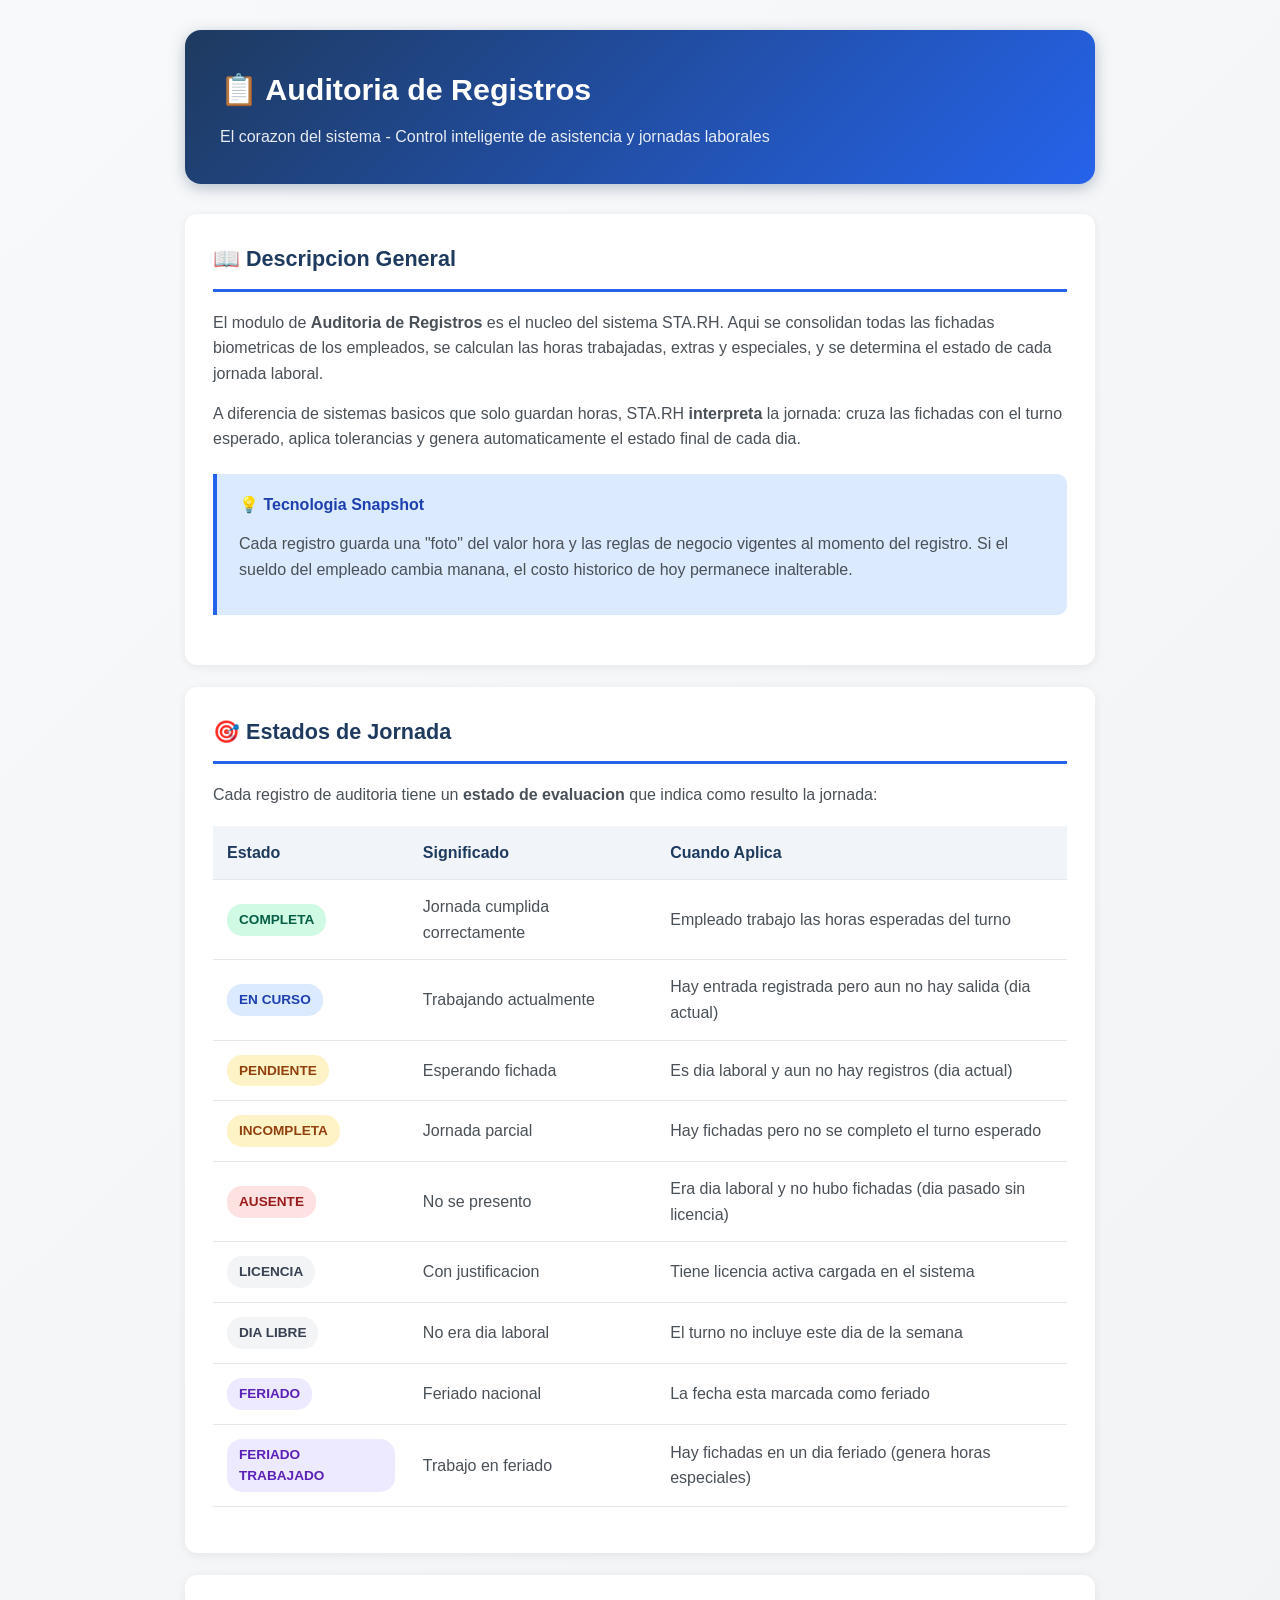
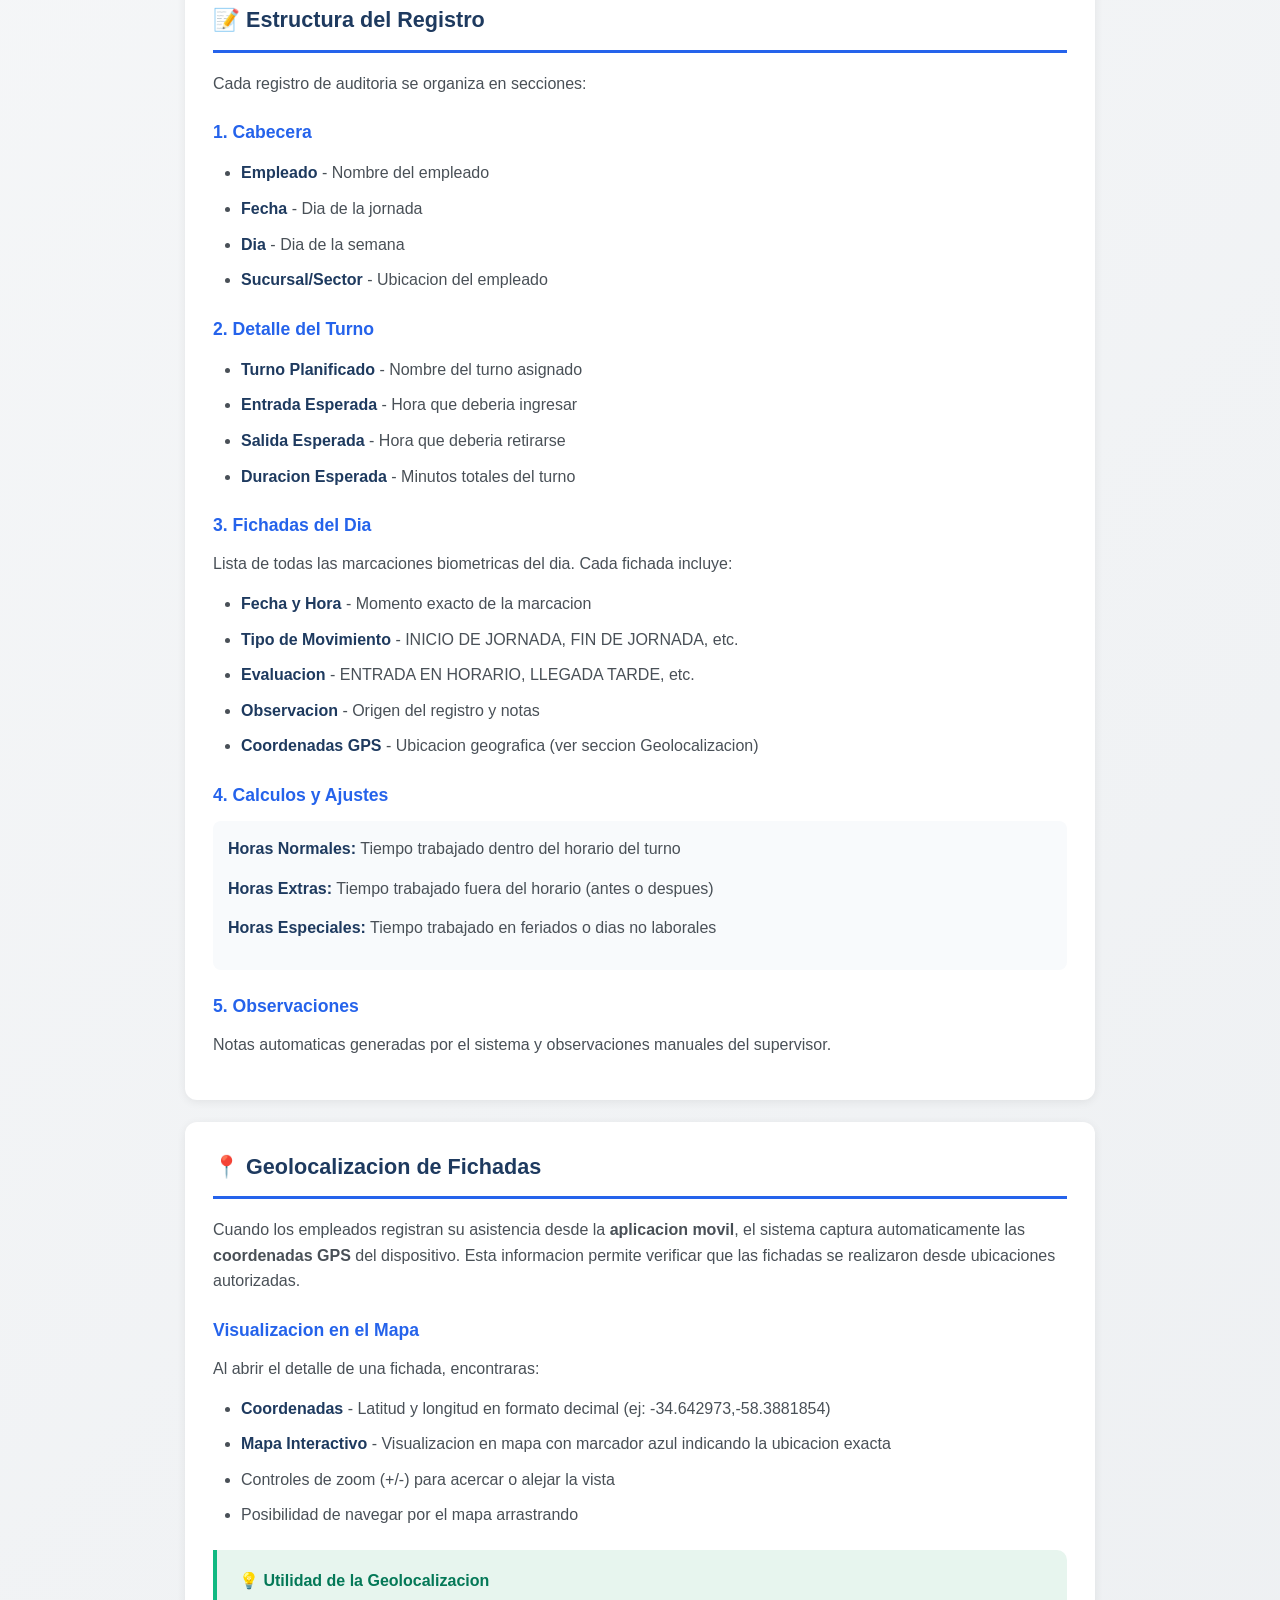
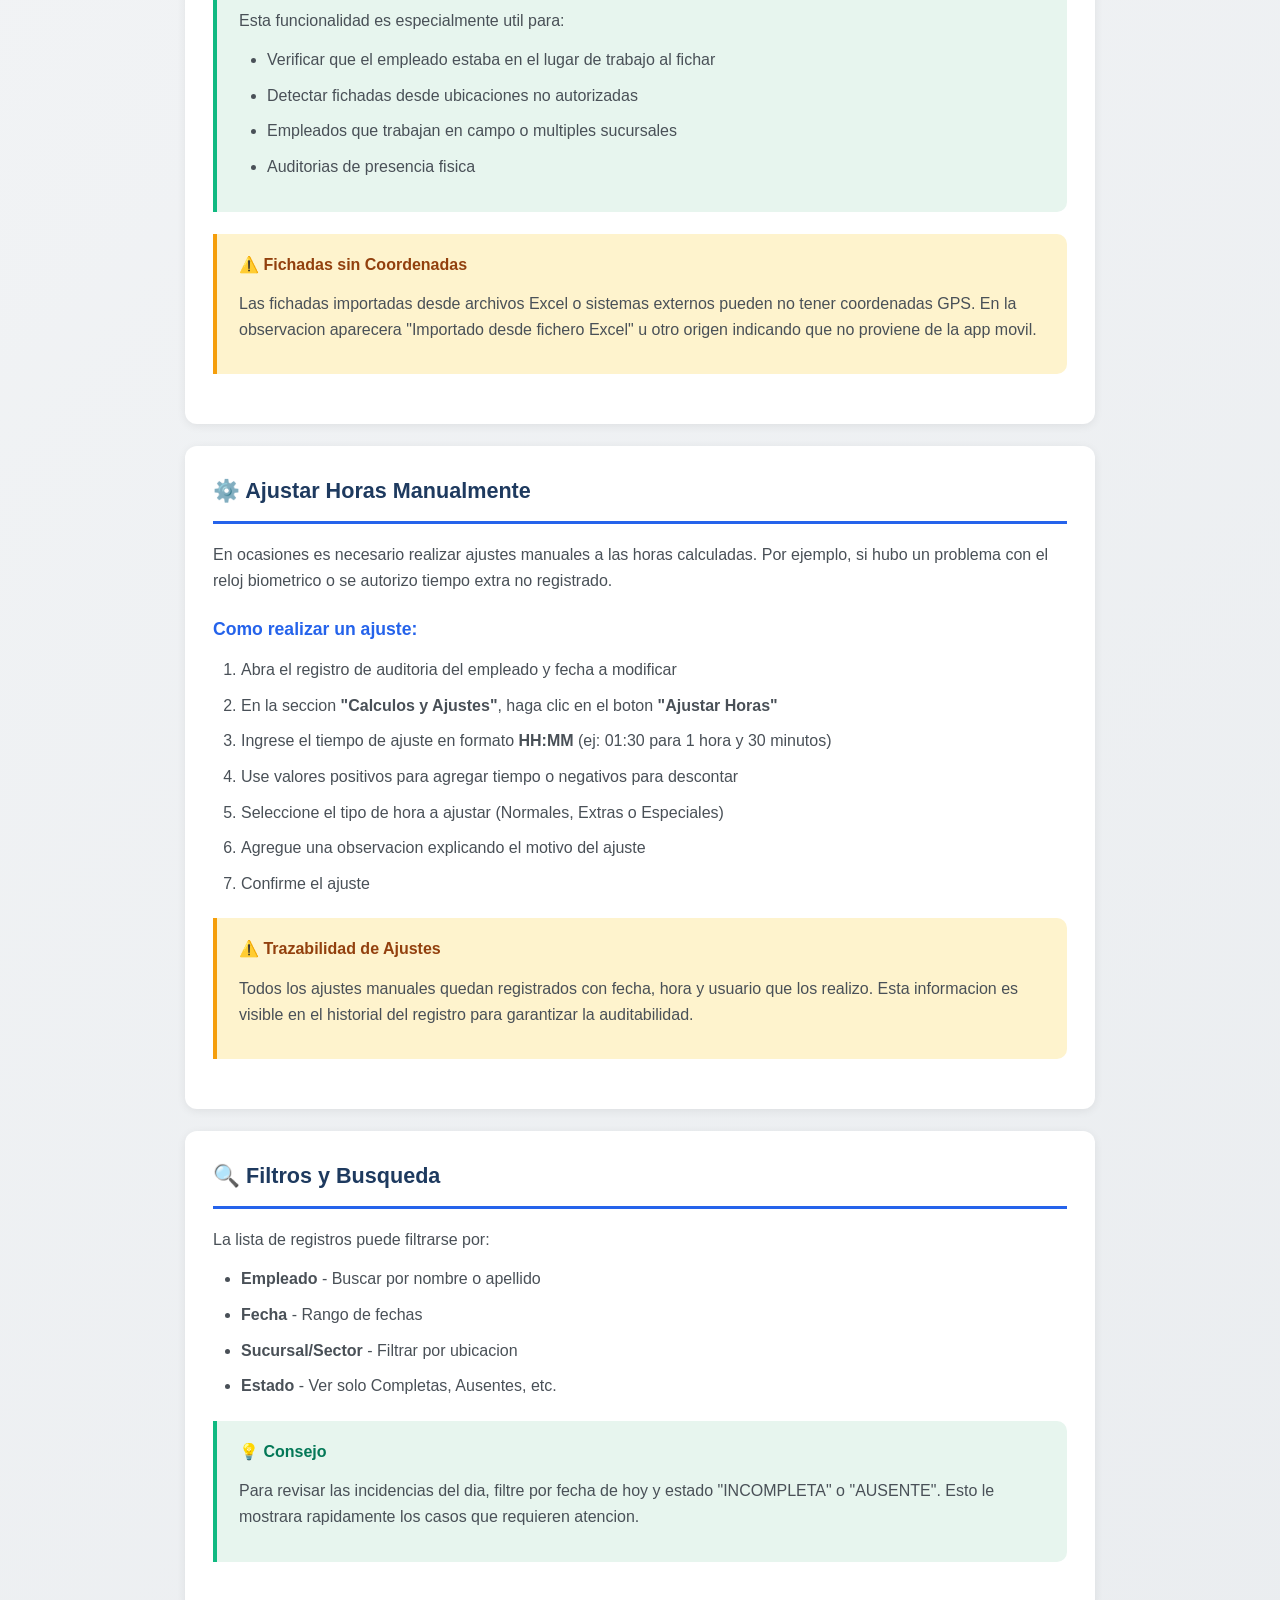
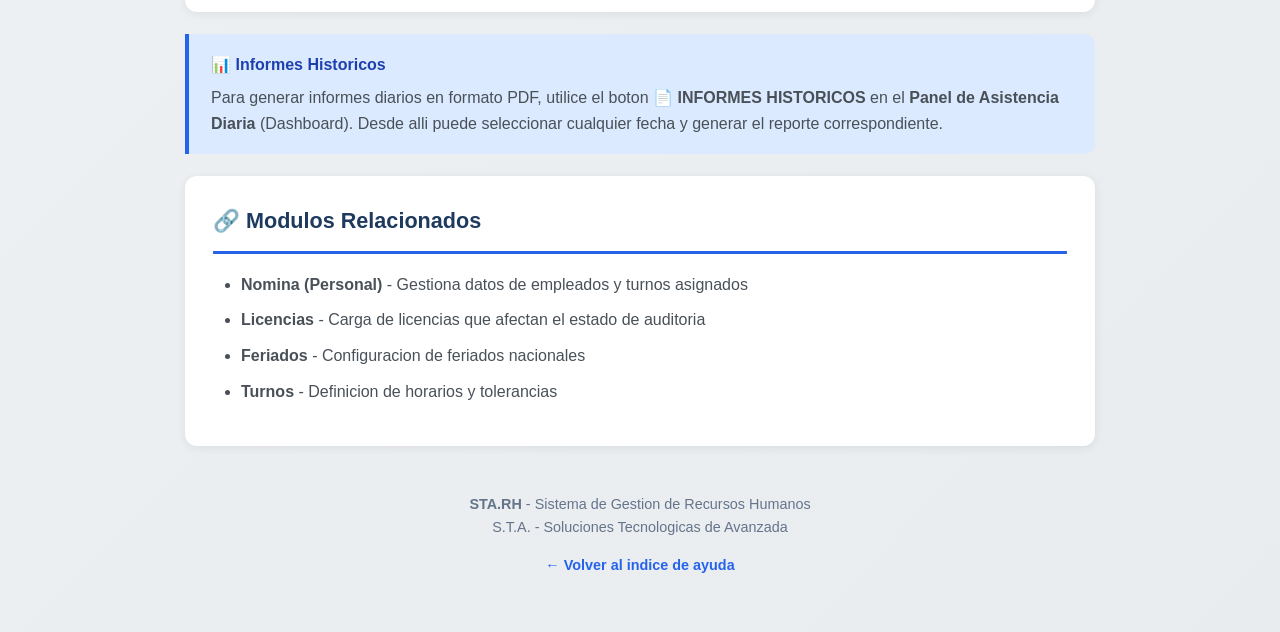
<file: src/main/webapp/help/AuditoriaRegistros.html>
<!DOCTYPE html>
<html lang="es">

<head>
    <meta charset="UTF-8">
    <meta name="viewport" content="width=device-width, initial-scale=1.0">
    <title>Ayuda - Auditoria de Registros | STA.RH</title>
    <link rel="stylesheet" href="help.css">
</head>

<body>
    <div class="help-container">

        <header class="help-header">
            <h1>📋 Auditoria de Registros</h1>
            <p>El corazon del sistema - Control inteligente de asistencia y jornadas laborales</p>
        </header>

        <!-- Descripcion General -->
        <section class="section">
            <h2>📖 Descripcion General</h2>
            <p>
                El modulo de <strong>Auditoria de Registros</strong> es el nucleo del sistema STA.RH.
                Aqui se consolidan todas las fichadas biometricas de los empleados, se calculan las horas
                trabajadas, extras y especiales, y se determina el estado de cada jornada laboral.
            </p>
            <p>
                A diferencia de sistemas basicos que solo guardan horas, STA.RH <strong>interpreta</strong>
                la jornada: cruza las fichadas con el turno esperado, aplica tolerancias y genera
                automaticamente el estado final de cada dia.
            </p>

            <div class="info">
                <p class="info-title">💡 Tecnologia Snapshot</p>
                <p>
                    Cada registro guarda una "foto" del valor hora y las reglas de negocio vigentes
                    al momento del registro. Si el sueldo del empleado cambia manana, el costo historico
                    de hoy permanece inalterable.
                </p>
            </div>
        </section>

        <!-- Estados de Jornada -->
        <section class="section">
            <h2>🎯 Estados de Jornada</h2>
            <p>Cada registro de auditoria tiene un <strong>estado de evaluacion</strong> que indica como resulto la
                jornada:</p>

            <table class="data-table">
                <thead>
                    <tr>
                        <th>Estado</th>
                        <th>Significado</th>
                        <th>Cuando Aplica</th>
                    </tr>
                </thead>
                <tbody>
                    <tr>
                        <td><span class="status-badge status-green">COMPLETA</span></td>
                        <td>Jornada cumplida correctamente</td>
                        <td>Empleado trabajo las horas esperadas del turno</td>
                    </tr>
                    <tr>
                        <td><span class="status-badge status-blue">EN CURSO</span></td>
                        <td>Trabajando actualmente</td>
                        <td>Hay entrada registrada pero aun no hay salida (dia actual)</td>
                    </tr>
                    <tr>
                        <td><span class="status-badge status-yellow">PENDIENTE</span></td>
                        <td>Esperando fichada</td>
                        <td>Es dia laboral y aun no hay registros (dia actual)</td>
                    </tr>
                    <tr>
                        <td><span class="status-badge status-yellow">INCOMPLETA</span></td>
                        <td>Jornada parcial</td>
                        <td>Hay fichadas pero no se completo el turno esperado</td>
                    </tr>
                    <tr>
                        <td><span class="status-badge status-red">AUSENTE</span></td>
                        <td>No se presento</td>
                        <td>Era dia laboral y no hubo fichadas (dia pasado sin licencia)</td>
                    </tr>
                    <tr>
                        <td><span class="status-badge status-gray">LICENCIA</span></td>
                        <td>Con justificacion</td>
                        <td>Tiene licencia activa cargada en el sistema</td>
                    </tr>
                    <tr>
                        <td><span class="status-badge status-gray">DIA LIBRE</span></td>
                        <td>No era dia laboral</td>
                        <td>El turno no incluye este dia de la semana</td>
                    </tr>
                    <tr>
                        <td><span class="status-badge status-purple">FERIADO</span></td>
                        <td>Feriado nacional</td>
                        <td>La fecha esta marcada como feriado</td>
                    </tr>
                    <tr>
                        <td><span class="status-badge status-purple">FERIADO TRABAJADO</span></td>
                        <td>Trabajo en feriado</td>
                        <td>Hay fichadas en un dia feriado (genera horas especiales)</td>
                    </tr>
                </tbody>
            </table>
        </section>

        <!-- Estructura del Registro -->
        <section class="section">
            <h2>📝 Estructura del Registro</h2>
            <p>Cada registro de auditoria se organiza en secciones:</p>

            <h3>1. Cabecera</h3>
            <ul>
                <li><span class="field-name">Empleado</span> - Nombre del empleado</li>
                <li><span class="field-name">Fecha</span> - Dia de la jornada</li>
                <li><span class="field-name">Dia</span> - Dia de la semana</li>
                <li><span class="field-name">Sucursal/Sector</span> - Ubicacion del empleado</li>
            </ul>

            <h3>2. Detalle del Turno</h3>
            <ul>
                <li><span class="field-name">Turno Planificado</span> - Nombre del turno asignado</li>
                <li><span class="field-name">Entrada Esperada</span> - Hora que deberia ingresar</li>
                <li><span class="field-name">Salida Esperada</span> - Hora que deberia retirarse</li>
                <li><span class="field-name">Duracion Esperada</span> - Minutos totales del turno</li>
            </ul>

            <h3>3. Fichadas del Dia</h3>
            <p>Lista de todas las marcaciones biometricas del dia. Cada fichada incluye:</p>
            <ul>
                <li><span class="field-name">Fecha y Hora</span> - Momento exacto de la marcacion</li>
                <li><span class="field-name">Tipo de Movimiento</span> - INICIO DE JORNADA, FIN DE JORNADA, etc.</li>
                <li><span class="field-name">Evaluacion</span> - ENTRADA EN HORARIO, LLEGADA TARDE, etc.</li>
                <li><span class="field-name">Observacion</span> - Origen del registro y notas</li>
                <li><span class="field-name">Coordenadas GPS</span> - Ubicacion geografica (ver seccion Geolocalizacion)
                </li>
            </ul>

            <h3>4. Calculos y Ajustes</h3>
            <div class="field-group">
                <p><span class="field-name">Horas Normales:</span> Tiempo trabajado dentro del horario del turno</p>
                <p><span class="field-name">Horas Extras:</span> Tiempo trabajado fuera del horario (antes o despues)
                </p>
                <p><span class="field-name">Horas Especiales:</span> Tiempo trabajado en feriados o dias no laborales
                </p>
            </div>

            <h3>5. Observaciones</h3>
            <p>Notas automaticas generadas por el sistema y observaciones manuales del supervisor.</p>
        </section>

        <!-- Geolocalizacion -->
        <section class="section">
            <h2>📍 Geolocalizacion de Fichadas</h2>
            <p>
                Cuando los empleados registran su asistencia desde la <strong>aplicacion movil</strong>,
                el sistema captura automaticamente las <strong>coordenadas GPS</strong> del dispositivo.
                Esta informacion permite verificar que las fichadas se realizaron desde ubicaciones autorizadas.
            </p>

            <h3>Visualizacion en el Mapa</h3>
            <p>Al abrir el detalle de una fichada, encontraras:</p>
            <ul>
                <li><span class="field-name">Coordenadas</span> - Latitud y longitud en formato decimal (ej:
                    -34.642973,-58.3881854)</li>
                <li><span class="field-name">Mapa Interactivo</span> - Visualizacion en mapa con marcador azul indicando
                    la ubicacion exacta</li>
                <li>Controles de zoom (+/-) para acercar o alejar la vista</li>
                <li>Posibilidad de navegar por el mapa arrastrando</li>
            </ul>

            <div class="tip">
                <p class="tip-title">💡 Utilidad de la Geolocalizacion</p>
                <p>
                    Esta funcionalidad es especialmente util para:
                </p>
                <ul>
                    <li>Verificar que el empleado estaba en el lugar de trabajo al fichar</li>
                    <li>Detectar fichadas desde ubicaciones no autorizadas</li>
                    <li>Empleados que trabajan en campo o multiples sucursales</li>
                    <li>Auditorias de presencia fisica</li>
                </ul>
            </div>

            <div class="warning">
                <p class="warning-title">⚠️ Fichadas sin Coordenadas</p>
                <p>
                    Las fichadas importadas desde archivos Excel o sistemas externos pueden no tener
                    coordenadas GPS. En la observacion aparecera "Importado desde fichero Excel" u
                    otro origen indicando que no proviene de la app movil.
                </p>
            </div>
        </section>

        <!-- Ajuste de Horas -->
        <section class="section">
            <h2>⚙️ Ajustar Horas Manualmente</h2>
            <p>
                En ocasiones es necesario realizar ajustes manuales a las horas calculadas.
                Por ejemplo, si hubo un problema con el reloj biometrico o se autorizo
                tiempo extra no registrado.
            </p>

            <h3>Como realizar un ajuste:</h3>
            <ol>
                <li>Abra el registro de auditoria del empleado y fecha a modificar</li>
                <li>En la seccion <strong>"Calculos y Ajustes"</strong>, haga clic en el boton <strong>"Ajustar
                        Horas"</strong></li>
                <li>Ingrese el tiempo de ajuste en formato <strong>HH:MM</strong> (ej: 01:30 para 1 hora y 30 minutos)
                </li>
                <li>Use valores positivos para agregar tiempo o negativos para descontar</li>
                <li>Seleccione el tipo de hora a ajustar (Normales, Extras o Especiales)</li>
                <li>Agregue una observacion explicando el motivo del ajuste</li>
                <li>Confirme el ajuste</li>
            </ol>

            <div class="warning">
                <p class="warning-title">⚠️ Trazabilidad de Ajustes</p>
                <p>
                    Todos los ajustes manuales quedan registrados con fecha, hora y usuario que los realizo.
                    Esta informacion es visible en el historial del registro para garantizar la auditabilidad.
                </p>
            </div>
        </section>

        <!-- Filtros de Busqueda -->
        <section class="section">
            <h2>🔍 Filtros y Busqueda</h2>
            <p>La lista de registros puede filtrarse por:</p>
            <ul>
                <li><strong>Empleado</strong> - Buscar por nombre o apellido</li>
                <li><strong>Fecha</strong> - Rango de fechas</li>
                <li><strong>Sucursal/Sector</strong> - Filtrar por ubicacion</li>
                <li><strong>Estado</strong> - Ver solo Completas, Ausentes, etc.</li>
            </ul>

            <div class="tip">
                <p class="tip-title">💡 Consejo</p>
                <p>
                    Para revisar las incidencias del dia, filtre por fecha de hoy y estado "INCOMPLETA" o "AUSENTE".
                    Esto le mostrara rapidamente los casos que requieren atencion.
                </p>
            </div>
        </section>

        <!-- Informes -->
        <div class="info">
            <p class="info-title">📊 Informes Historicos</p>
            <p>
                Para generar informes diarios en formato PDF, utilice el boton
                <strong>📄 INFORMES HISTORICOS</strong> en el <strong>Panel de Asistencia Diaria</strong> (Dashboard).
                Desde alli puede seleccionar cualquier fecha y generar el reporte correspondiente.
            </p>
        </div>

        <!-- Modulos Relacionados -->
        <section class="section">
            <h2>🔗 Modulos Relacionados</h2>
            <ul>
                <li><strong>Nomina (Personal)</strong> - Gestiona datos de empleados y turnos asignados</li>
                <li><strong>Licencias</strong> - Carga de licencias que afectan el estado de auditoria</li>
                <li><strong>Feriados</strong> - Configuracion de feriados nacionales</li>
                <li><strong>Turnos</strong> - Definicion de horarios y tolerancias</li>
            </ul>
        </section>

        <footer class="help-footer">
            <p><strong>STA.RH</strong> - Sistema de Gestion de Recursos Humanos</p>
            <p>S.T.A. - Soluciones Tecnologicas de Avanzada</p>
            <a href="index.html" class="back-link">← Volver al indice de ayuda</a>
        </footer>

    </div>
</body>

</html>
</file>
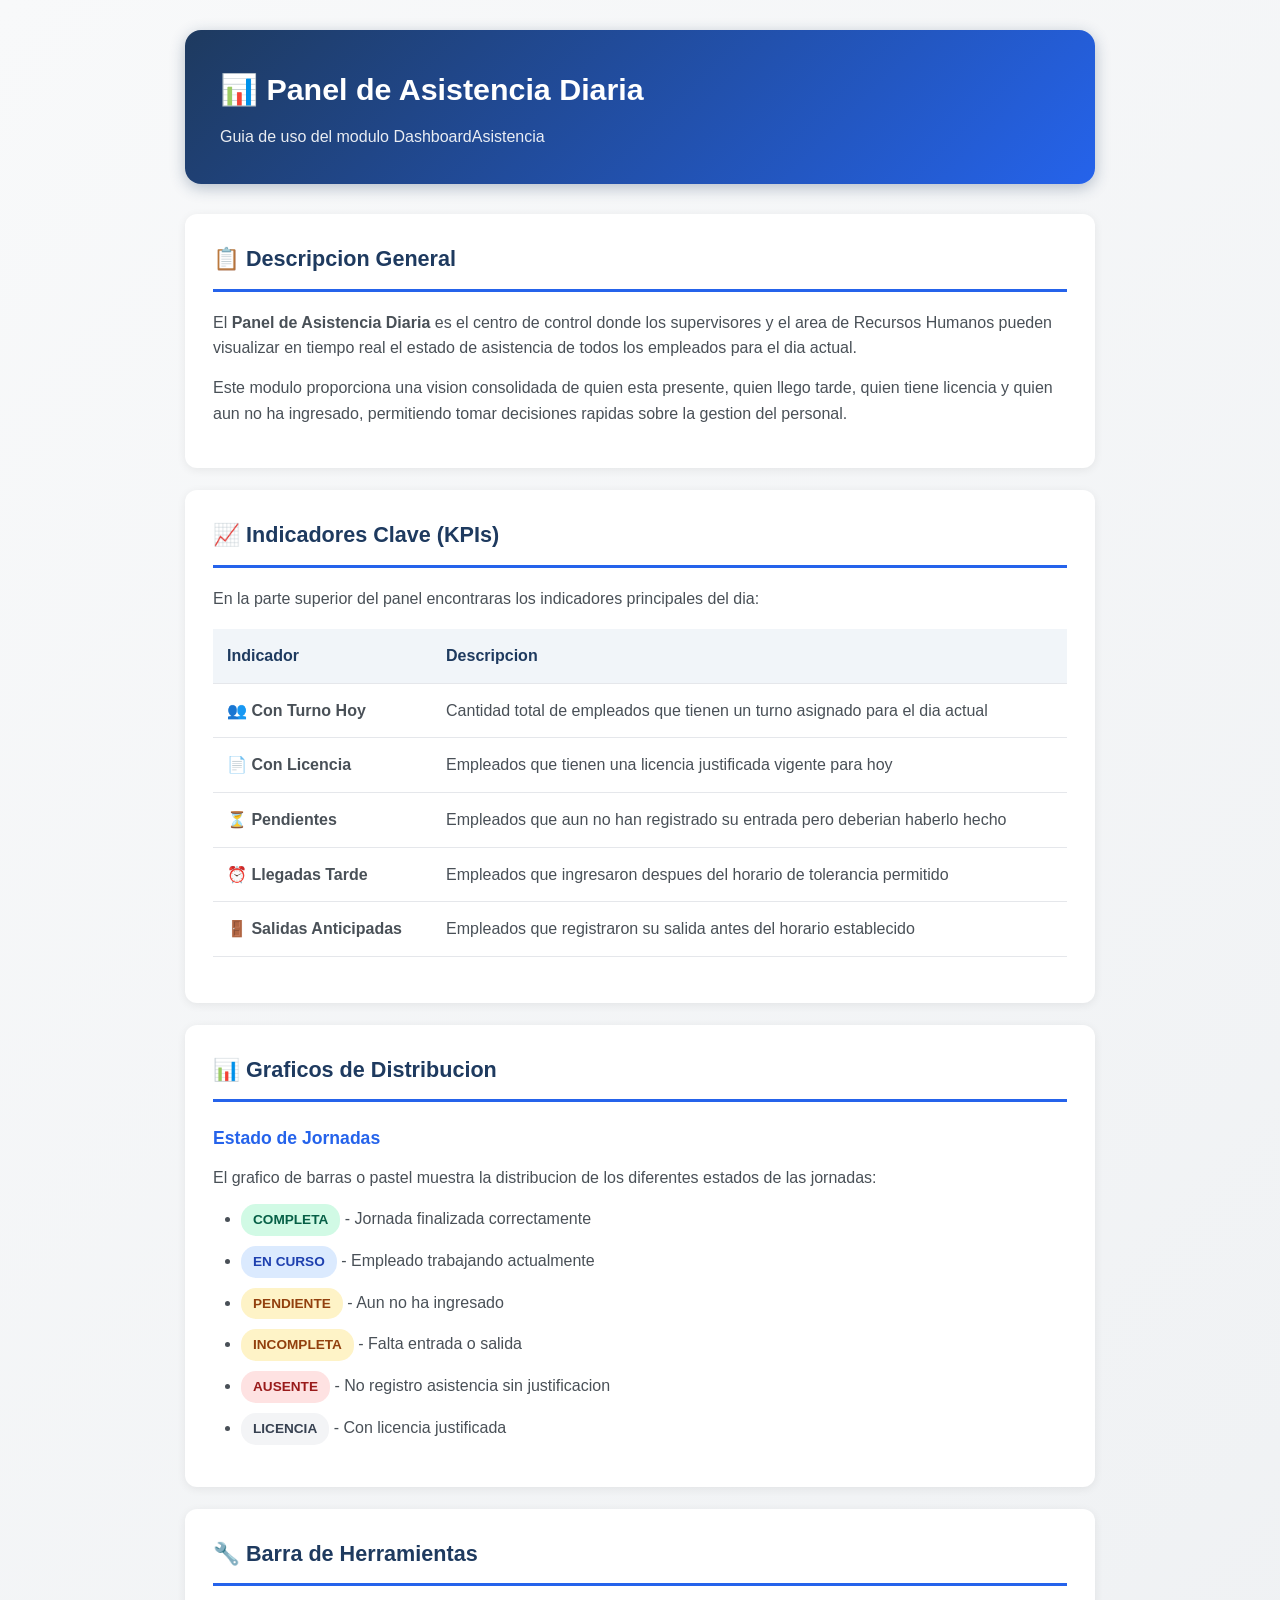
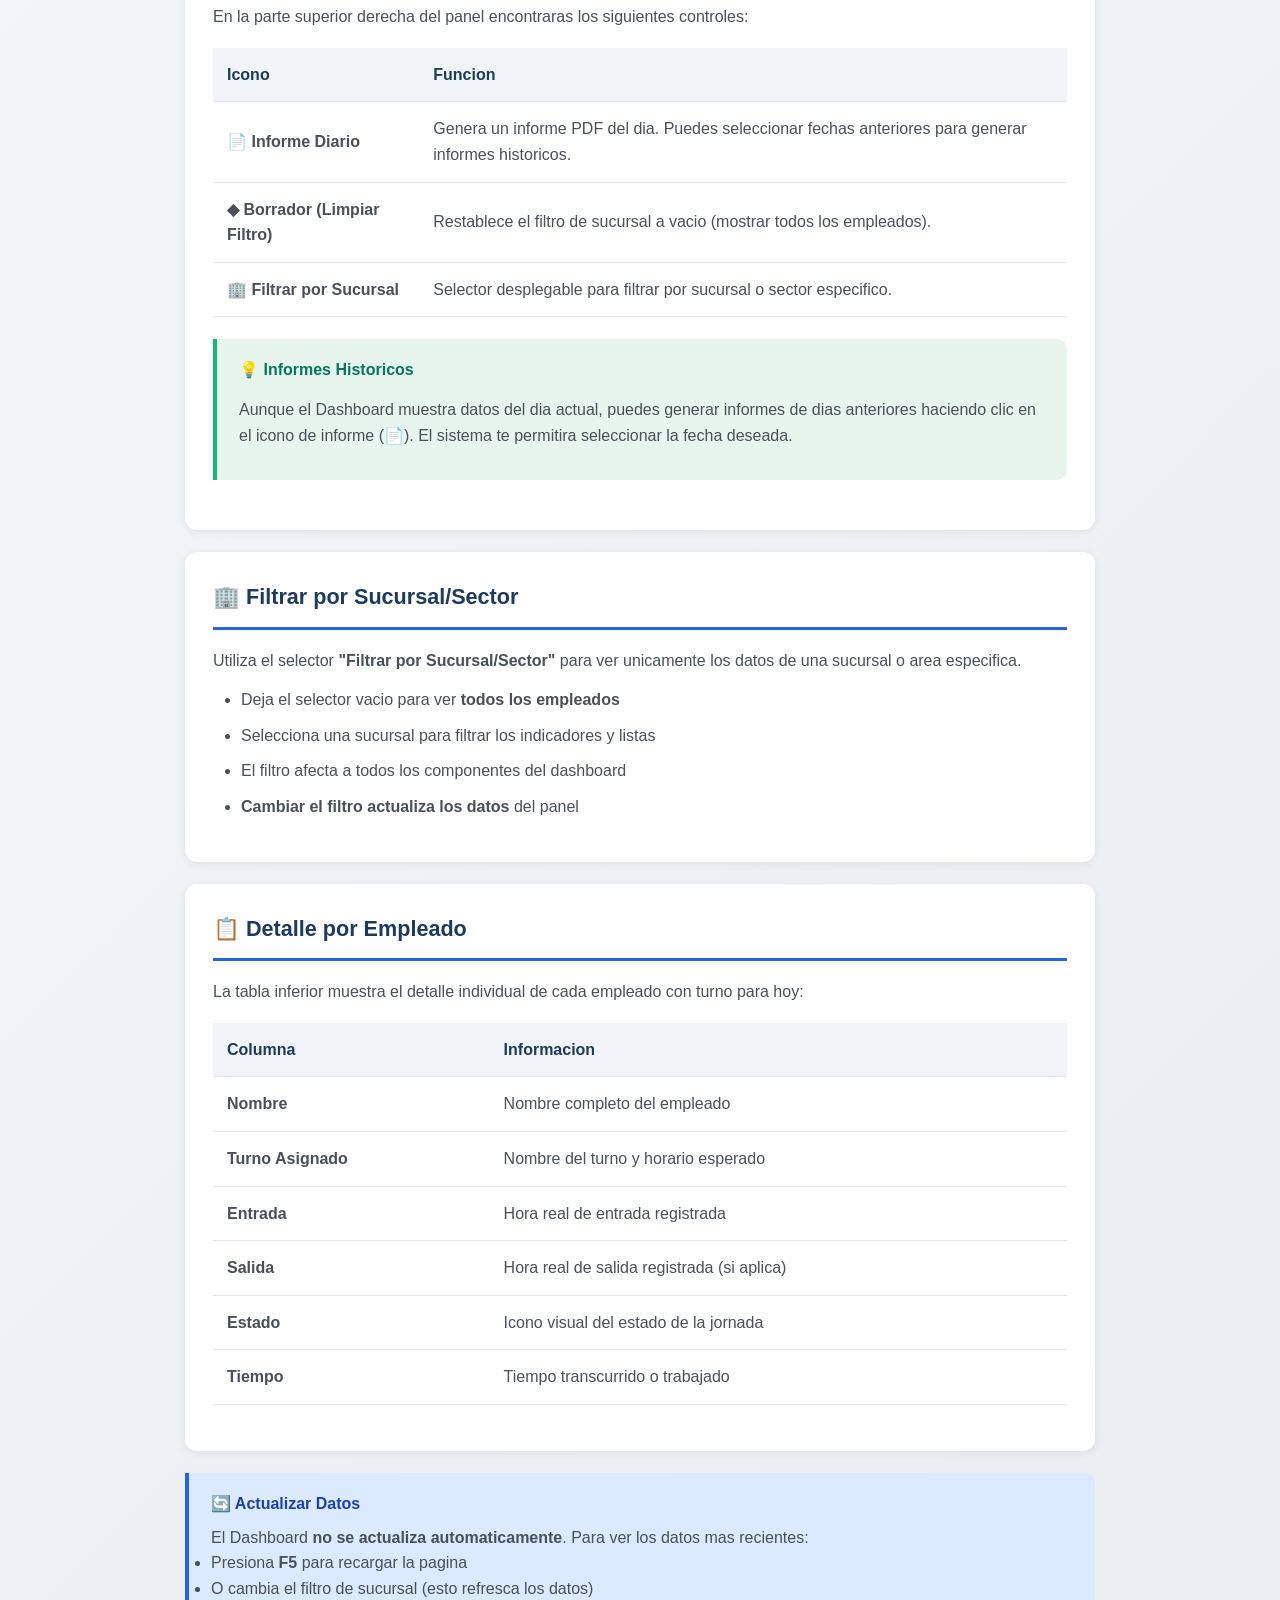
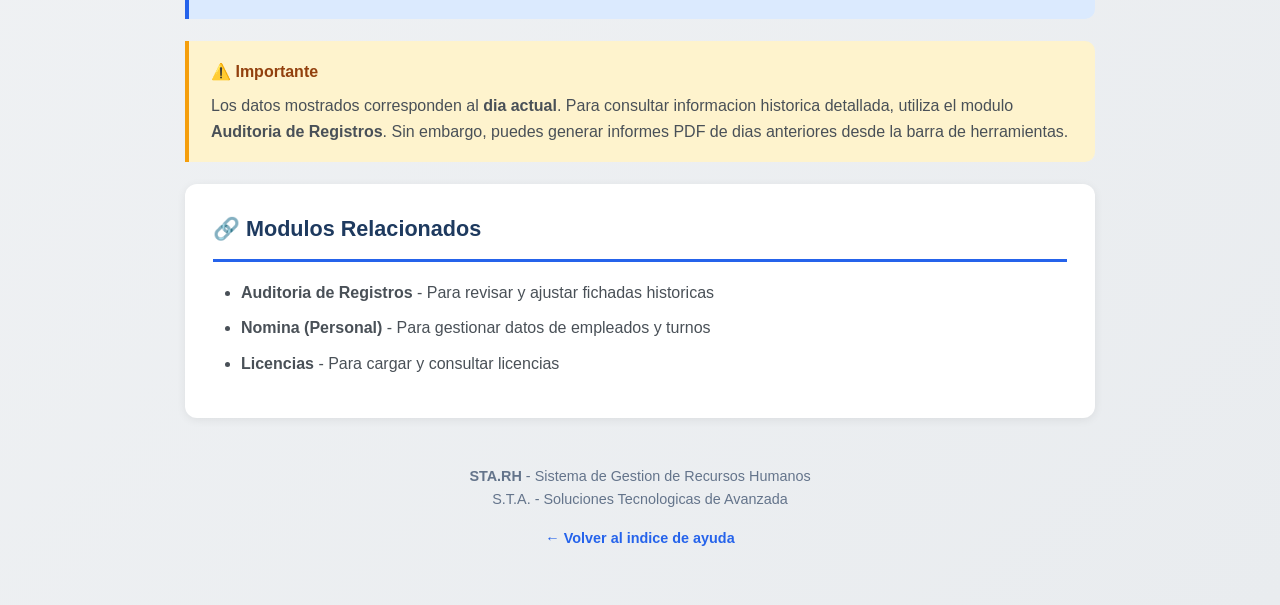
<file: src/main/webapp/help/DashboardAsistencia.html>
<!DOCTYPE html>
<html lang="es">

<head>
    <meta charset="UTF-8">
    <meta name="viewport" content="width=device-width, initial-scale=1.0">
    <title>Ayuda - Panel de Asistencia Diaria | STA.RH</title>
    <link rel="stylesheet" href="help.css">
</head>

<body>
    <div class="help-container">

        <header class="help-header">
            <h1>📊 Panel de Asistencia Diaria</h1>
            <p>Guia de uso del modulo DashboardAsistencia</p>
        </header>

        <!-- Descripcion General -->
        <section class="section">
            <h2>📋 Descripcion General</h2>
            <p>
                El <strong>Panel de Asistencia Diaria</strong> es el centro de control donde los supervisores y
                el area de Recursos Humanos pueden visualizar en tiempo real el estado de asistencia de todos
                los empleados para el dia actual.
            </p>
            <p>
                Este modulo proporciona una vision consolidada de quien esta presente, quien llego tarde,
                quien tiene licencia y quien aun no ha ingresado, permitiendo tomar decisiones rapidas
                sobre la gestion del personal.
            </p>
        </section>

        <!-- Indicadores Clave -->
        <section class="section">
            <h2>📈 Indicadores Clave (KPIs)</h2>
            <p>En la parte superior del panel encontraras los indicadores principales del dia:</p>

            <table class="data-table">
                <thead>
                    <tr>
                        <th>Indicador</th>
                        <th>Descripcion</th>
                    </tr>
                </thead>
                <tbody>
                    <tr>
                        <td><strong>👥 Con Turno Hoy</strong></td>
                        <td>Cantidad total de empleados que tienen un turno asignado para el dia actual</td>
                    </tr>
                    <tr>
                        <td><strong>📄 Con Licencia</strong></td>
                        <td>Empleados que tienen una licencia justificada vigente para hoy</td>
                    </tr>
                    <tr>
                        <td><strong>⏳ Pendientes</strong></td>
                        <td>Empleados que aun no han registrado su entrada pero deberian haberlo hecho</td>
                    </tr>
                    <tr>
                        <td><strong>⏰ Llegadas Tarde</strong></td>
                        <td>Empleados que ingresaron despues del horario de tolerancia permitido</td>
                    </tr>
                    <tr>
                        <td><strong>🚪 Salidas Anticipadas</strong></td>
                        <td>Empleados que registraron su salida antes del horario establecido</td>
                    </tr>
                </tbody>
            </table>
        </section>

        <!-- Graficos -->
        <section class="section">
            <h2>📊 Graficos de Distribucion</h2>

            <h3>Estado de Jornadas</h3>
            <p>
                El grafico de barras o pastel muestra la distribucion de los diferentes estados de las jornadas:
            </p>
            <ul>
                <li><span class="status-badge status-green">COMPLETA</span> - Jornada finalizada correctamente</li>
                <li><span class="status-badge status-blue">EN CURSO</span> - Empleado trabajando actualmente</li>
                <li><span class="status-badge status-yellow">PENDIENTE</span> - Aun no ha ingresado</li>
                <li><span class="status-badge status-yellow">INCOMPLETA</span> - Falta entrada o salida</li>
                <li><span class="status-badge status-red">AUSENTE</span> - No registro asistencia sin justificacion</li>
                <li><span class="status-badge status-gray">LICENCIA</span> - Con licencia justificada</li>
            </ul>
        </section>

        <!-- Barra de herramientas -->
        <section class="section">
            <h2>🔧 Barra de Herramientas</h2>
            <p>En la parte superior derecha del panel encontraras los siguientes controles:</p>

            <table class="data-table">
                <thead>
                    <tr>
                        <th>Icono</th>
                        <th>Funcion</th>
                    </tr>
                </thead>
                <tbody>
                    <tr>
                        <td><strong>📄 Informe Diario</strong></td>
                        <td>Genera un informe PDF del dia. Puedes seleccionar fechas anteriores para generar informes
                            historicos.</td>
                    </tr>
                    <tr>
                        <td><strong>◆ Borrador (Limpiar Filtro)</strong></td>
                        <td>Restablece el filtro de sucursal a vacio (mostrar todos los empleados).</td>
                    </tr>
                    <tr>
                        <td><strong>🏢 Filtrar por Sucursal</strong></td>
                        <td>Selector desplegable para filtrar por sucursal o sector especifico.</td>
                    </tr>
                </tbody>
            </table>

            <div class="tip">
                <p class="tip-title">💡 Informes Historicos</p>
                <p>
                    Aunque el Dashboard muestra datos del dia actual, puedes generar informes de dias anteriores
                    haciendo clic en el icono de informe (📄). El sistema te permitira seleccionar la fecha deseada.
                </p>
            </div>
        </section>

        <!-- Filtro por Sucursal -->
        <section class="section">
            <h2>🏢 Filtrar por Sucursal/Sector</h2>
            <p>
                Utiliza el selector <strong>"Filtrar por Sucursal/Sector"</strong> para ver unicamente
                los datos de una sucursal o area especifica.
            </p>
            <ul>
                <li>Deja el selector vacio para ver <strong>todos los empleados</strong></li>
                <li>Selecciona una sucursal para filtrar los indicadores y listas</li>
                <li>El filtro afecta a todos los componentes del dashboard</li>
                <li><strong>Cambiar el filtro actualiza los datos</strong> del panel</li>
            </ul>
        </section>

        <!-- Lista Detallada -->
        <section class="section">
            <h2>📋 Detalle por Empleado</h2>
            <p>
                La tabla inferior muestra el detalle individual de cada empleado con turno para hoy:
            </p>
            <table class="data-table">
                <thead>
                    <tr>
                        <th>Columna</th>
                        <th>Informacion</th>
                    </tr>
                </thead>
                <tbody>
                    <tr>
                        <td><strong>Nombre</strong></td>
                        <td>Nombre completo del empleado</td>
                    </tr>
                    <tr>
                        <td><strong>Turno Asignado</strong></td>
                        <td>Nombre del turno y horario esperado</td>
                    </tr>
                    <tr>
                        <td><strong>Entrada</strong></td>
                        <td>Hora real de entrada registrada</td>
                    </tr>
                    <tr>
                        <td><strong>Salida</strong></td>
                        <td>Hora real de salida registrada (si aplica)</td>
                    </tr>
                    <tr>
                        <td><strong>Estado</strong></td>
                        <td>Icono visual del estado de la jornada</td>
                    </tr>
                    <tr>
                        <td><strong>Tiempo</strong></td>
                        <td>Tiempo transcurrido o trabajado</td>
                    </tr>
                </tbody>
            </table>
        </section>

        <!-- Actualizacion de datos -->
        <div class="info">
            <p class="info-title">🔄 Actualizar Datos</p>
            <p>
                El Dashboard <strong>no se actualiza automaticamente</strong>. Para ver los datos mas recientes:
            </p>
            <ul>
                <li>Presiona <strong>F5</strong> para recargar la pagina</li>
                <li>O cambia el filtro de sucursal (esto refresca los datos)</li>
            </ul>
        </div>

        <!-- Advertencia -->
        <div class="warning">
            <p class="warning-title">⚠️ Importante</p>
            <p>
                Los datos mostrados corresponden al <strong>dia actual</strong>.
                Para consultar informacion historica detallada, utiliza el modulo
                <strong>Auditoria de Registros</strong>. Sin embargo, puedes generar
                informes PDF de dias anteriores desde la barra de herramientas.
            </p>
        </div>

        <!-- Modulos Relacionados -->
        <section class="section">
            <h2>🔗 Modulos Relacionados</h2>
            <ul>
                <li><strong>Auditoria de Registros</strong> - Para revisar y ajustar fichadas historicas</li>
                <li><strong>Nomina (Personal)</strong> - Para gestionar datos de empleados y turnos</li>
                <li><strong>Licencias</strong> - Para cargar y consultar licencias</li>
            </ul>
        </section>

        <footer class="help-footer">
            <p><strong>STA.RH</strong> - Sistema de Gestion de Recursos Humanos</p>
            <p>S.T.A. - Soluciones Tecnologicas de Avanzada</p>
            <a href="index.html" class="back-link">← Volver al indice de ayuda</a>
        </footer>

    </div>
</body>

</html>
</file>
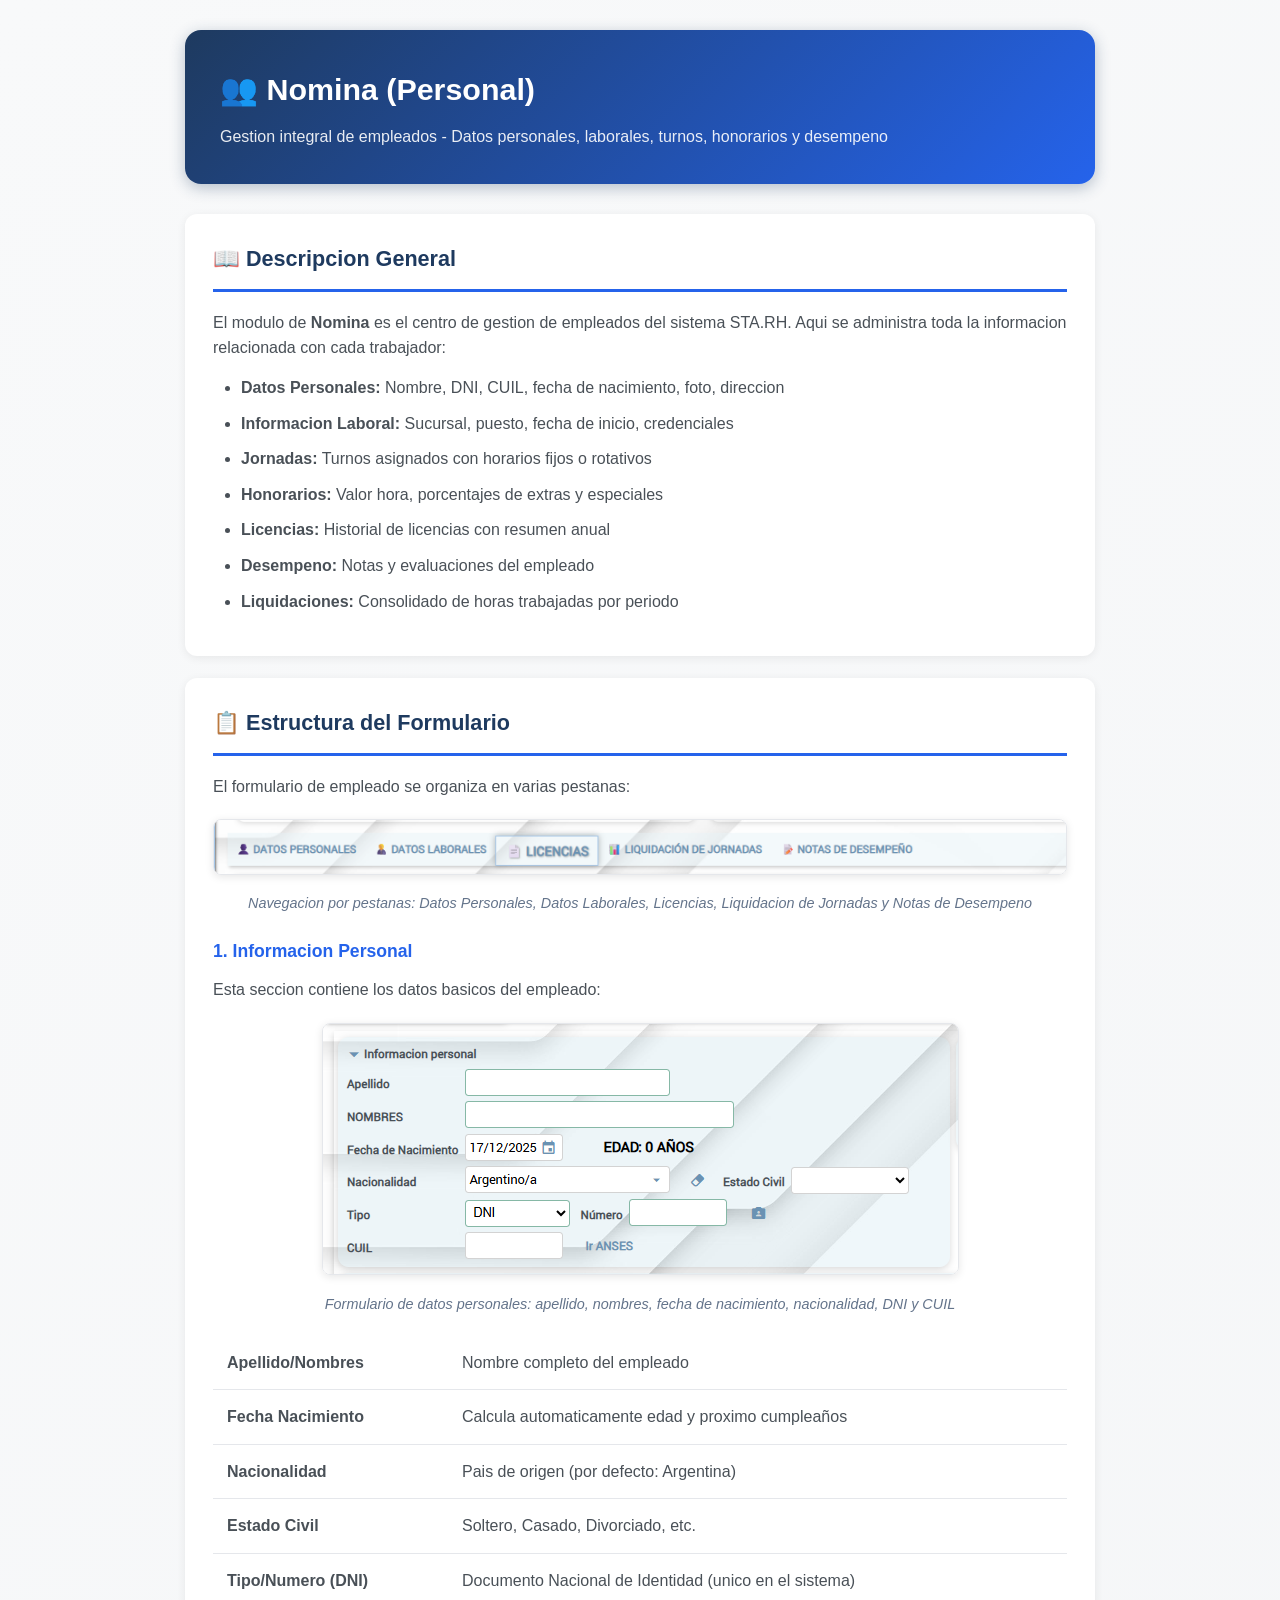
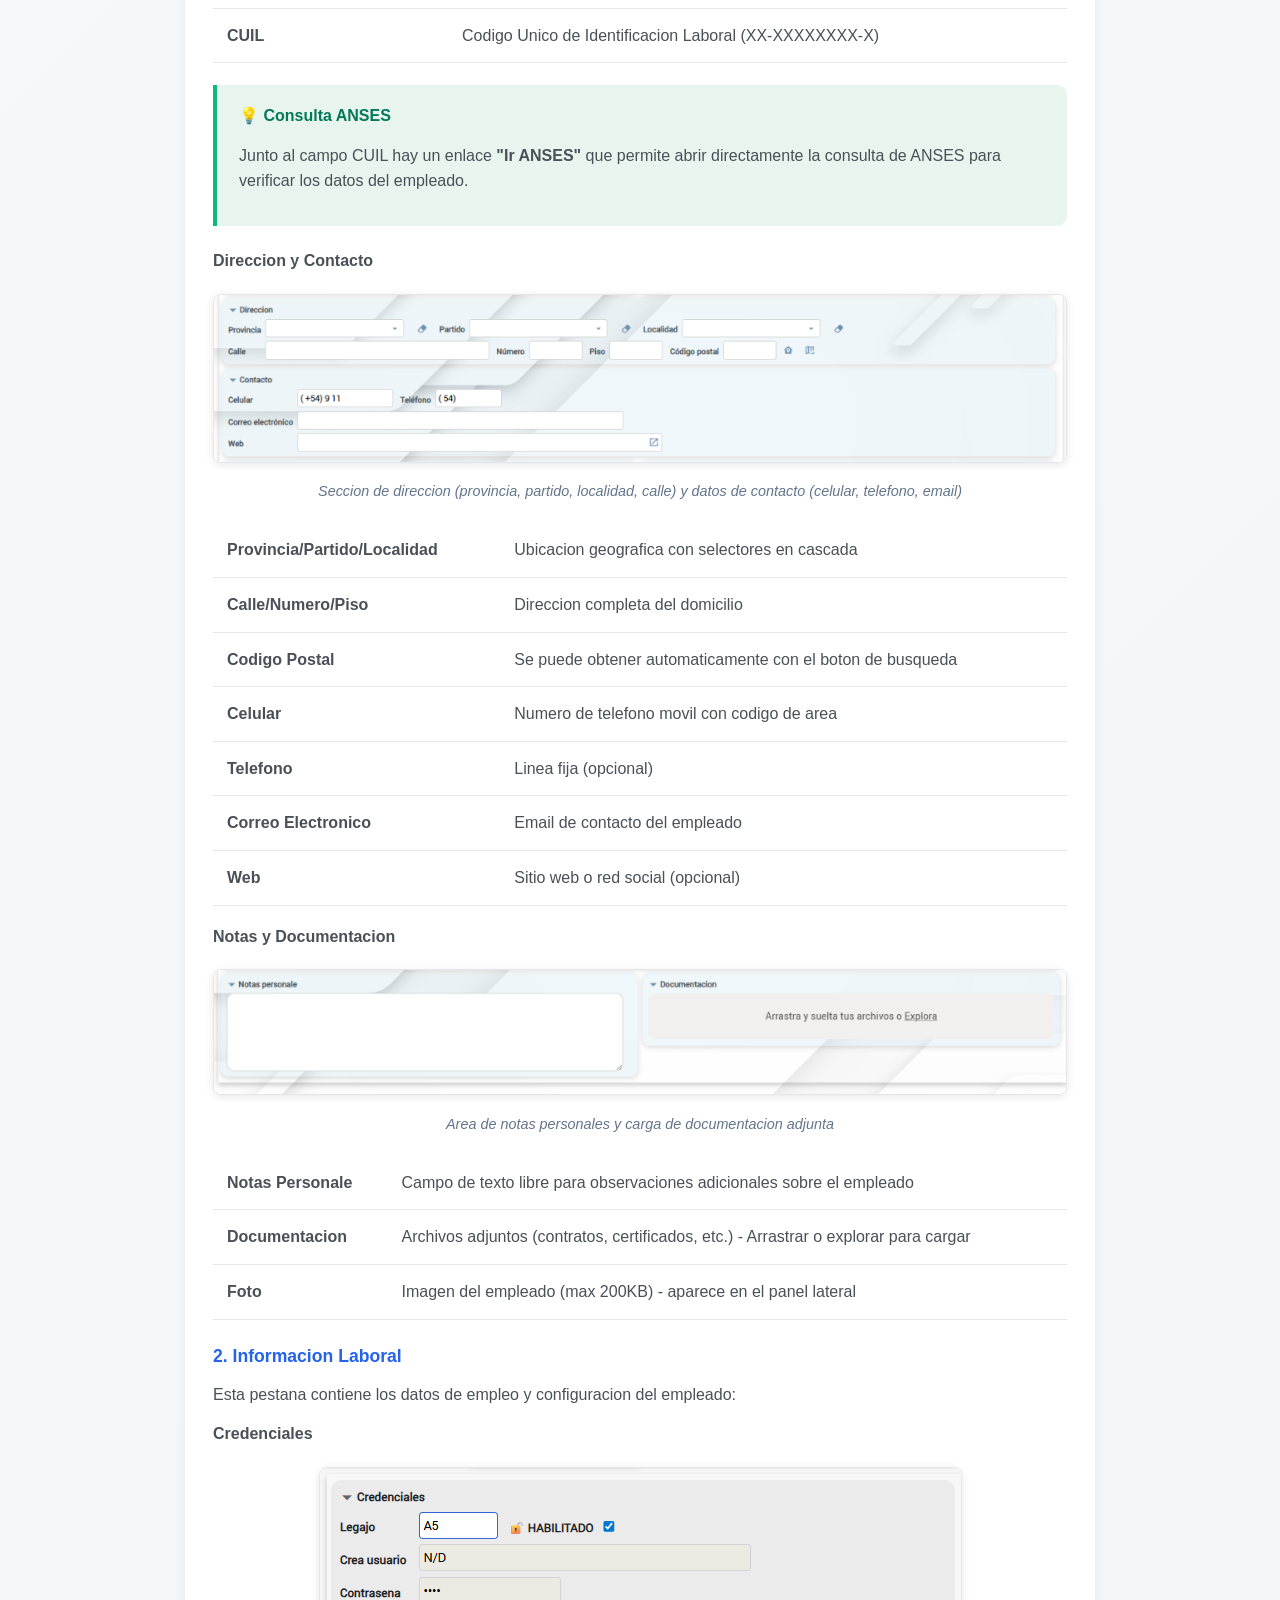
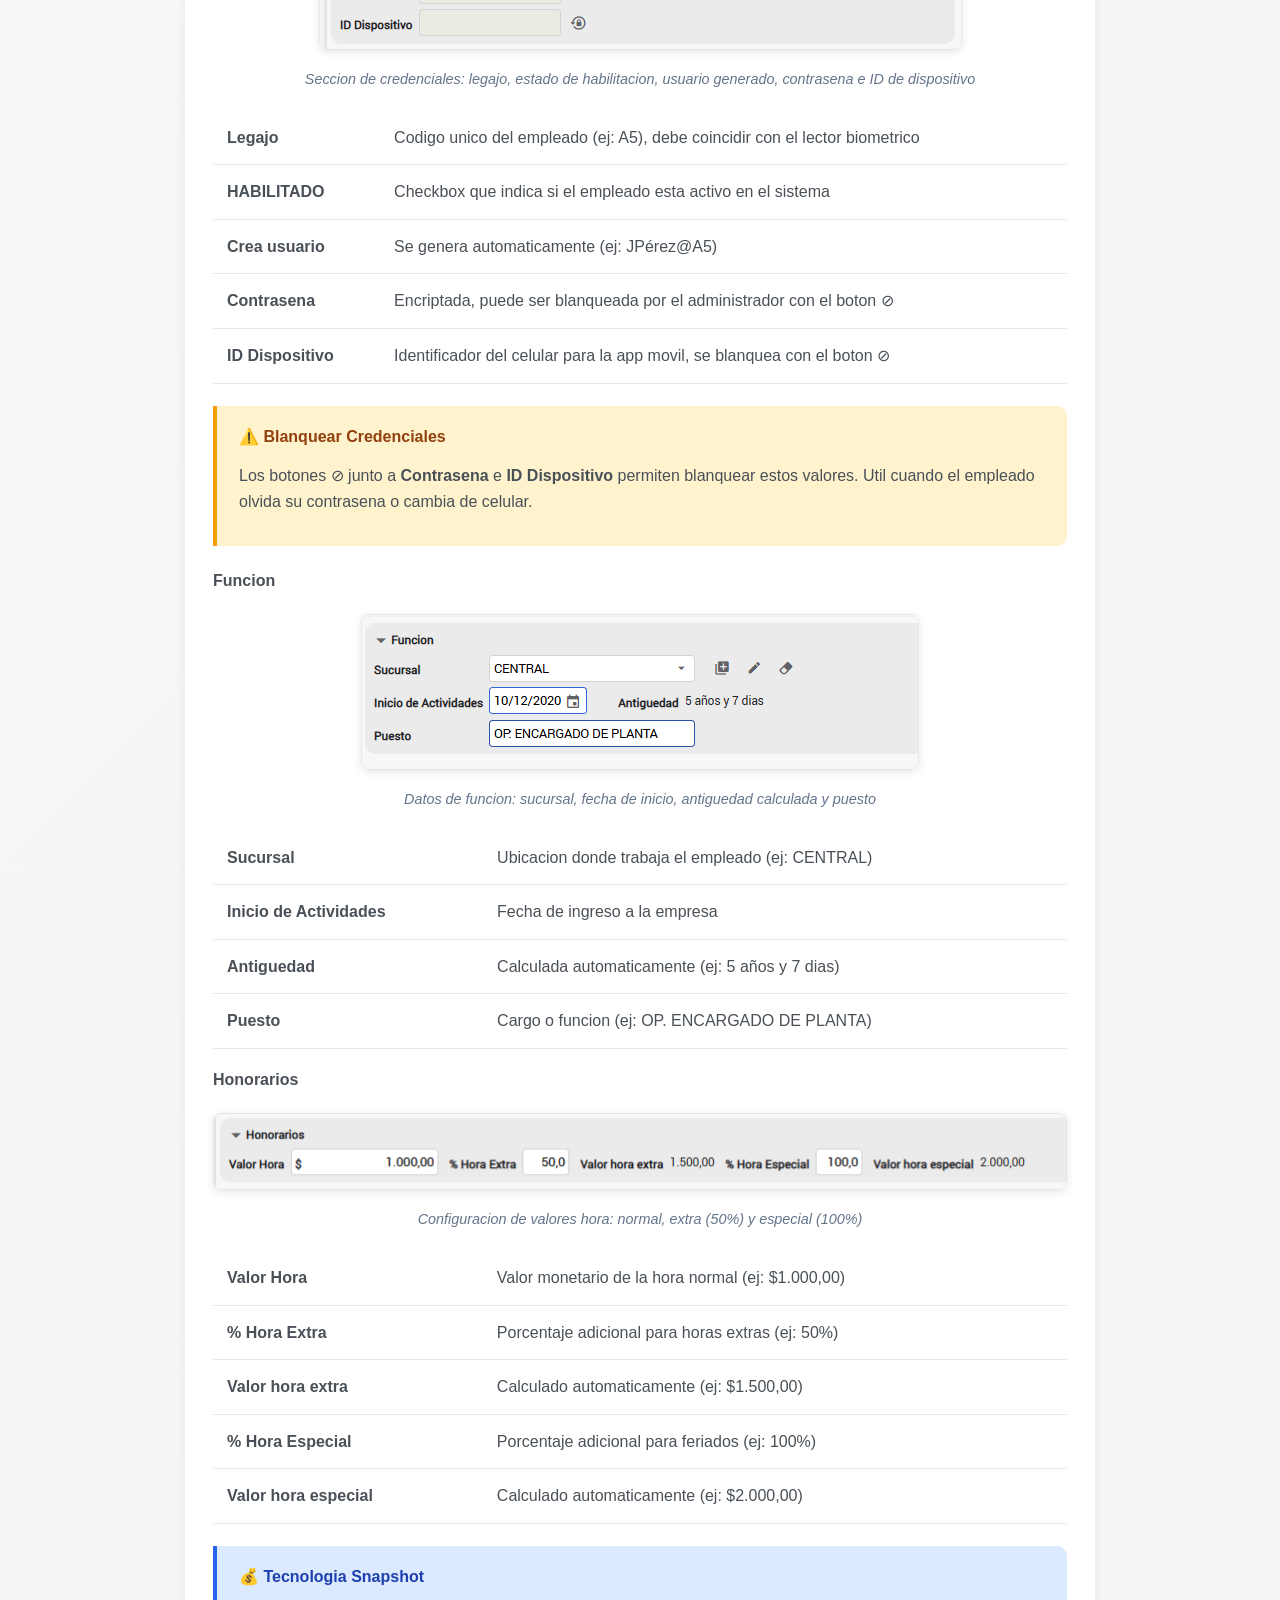
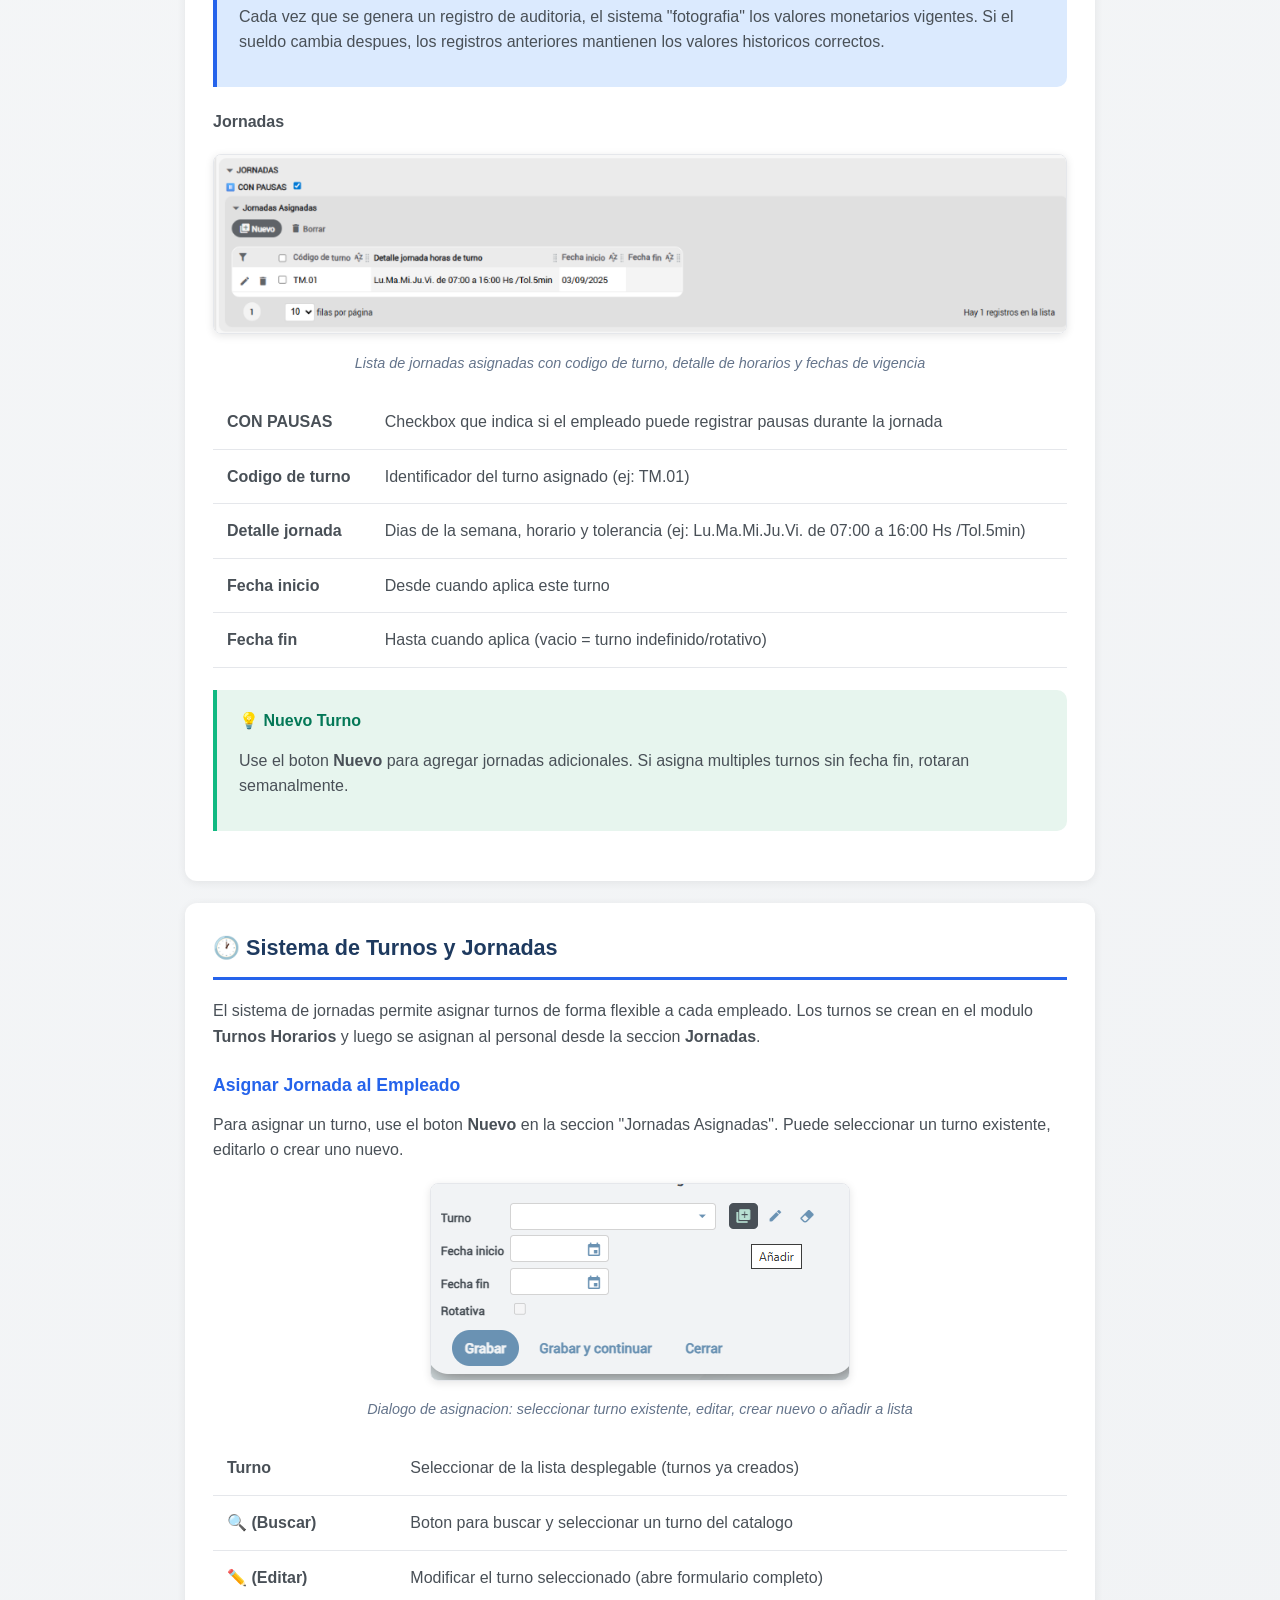
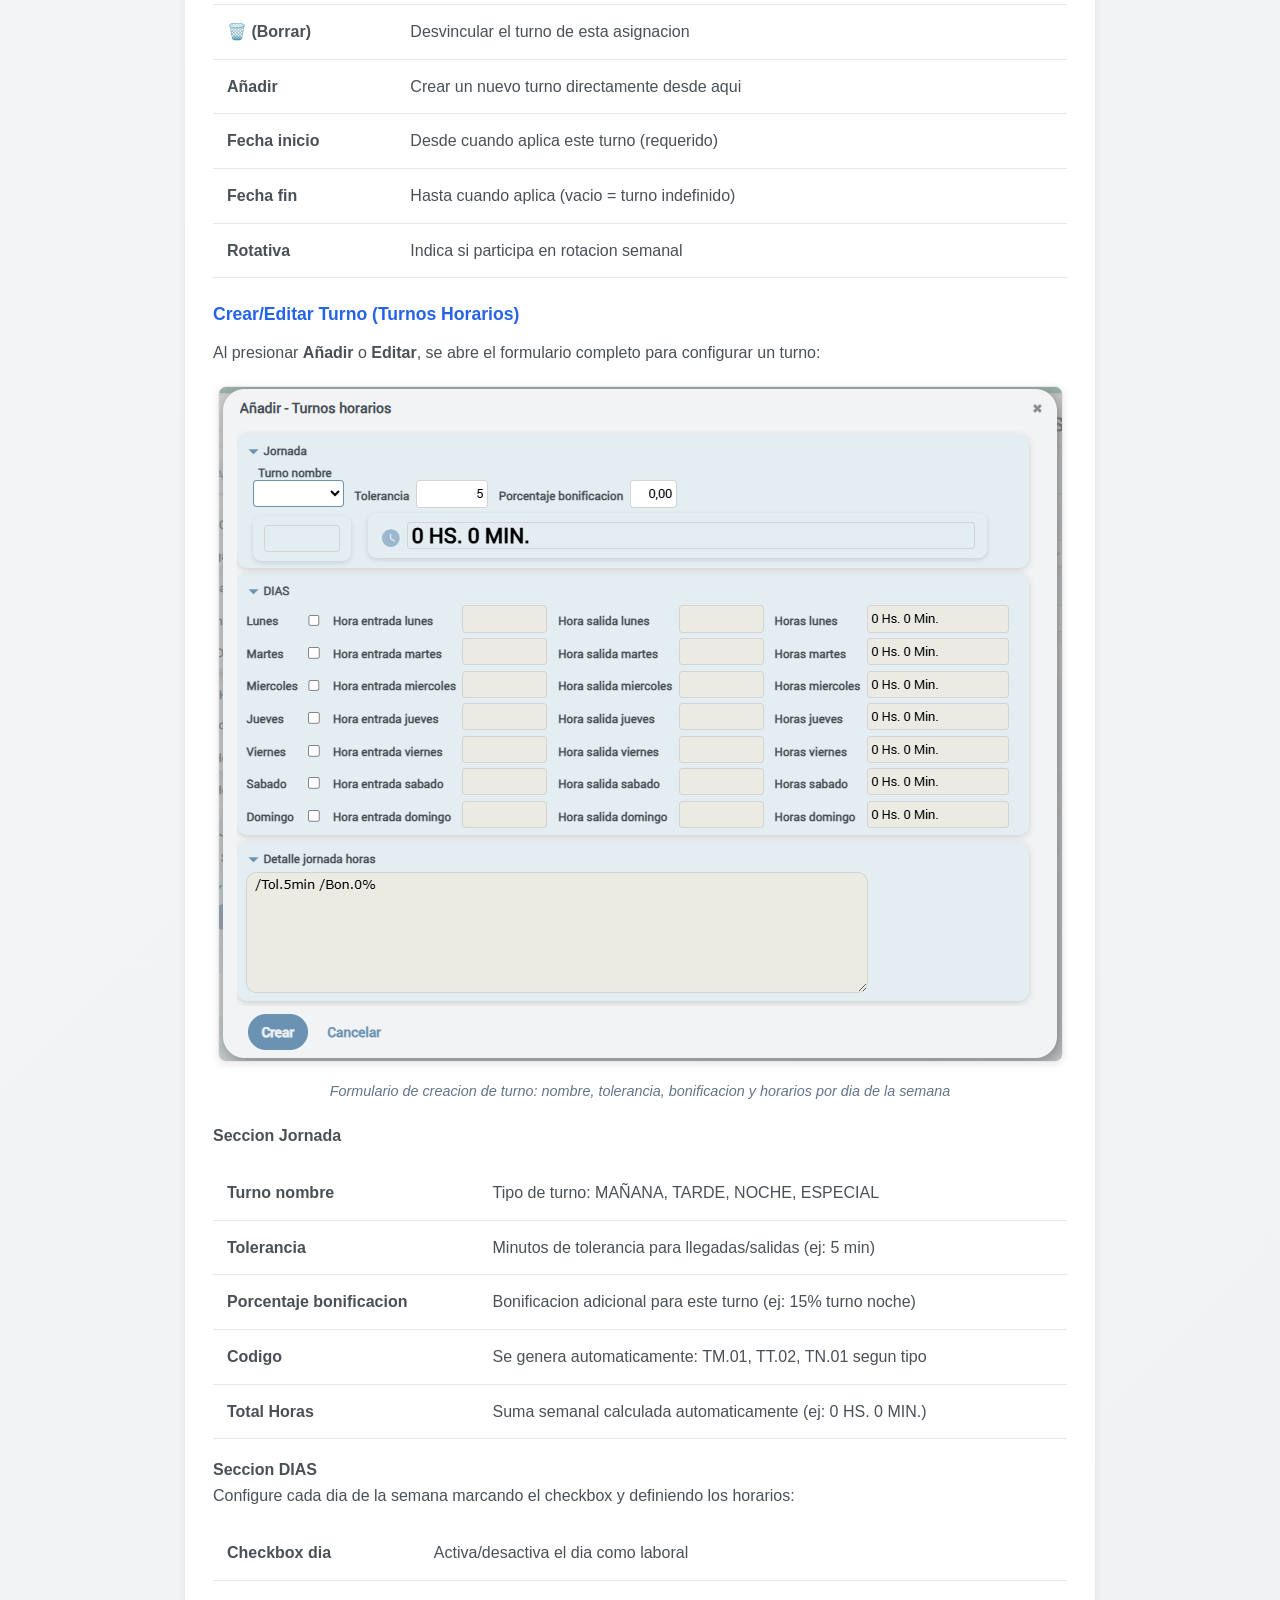
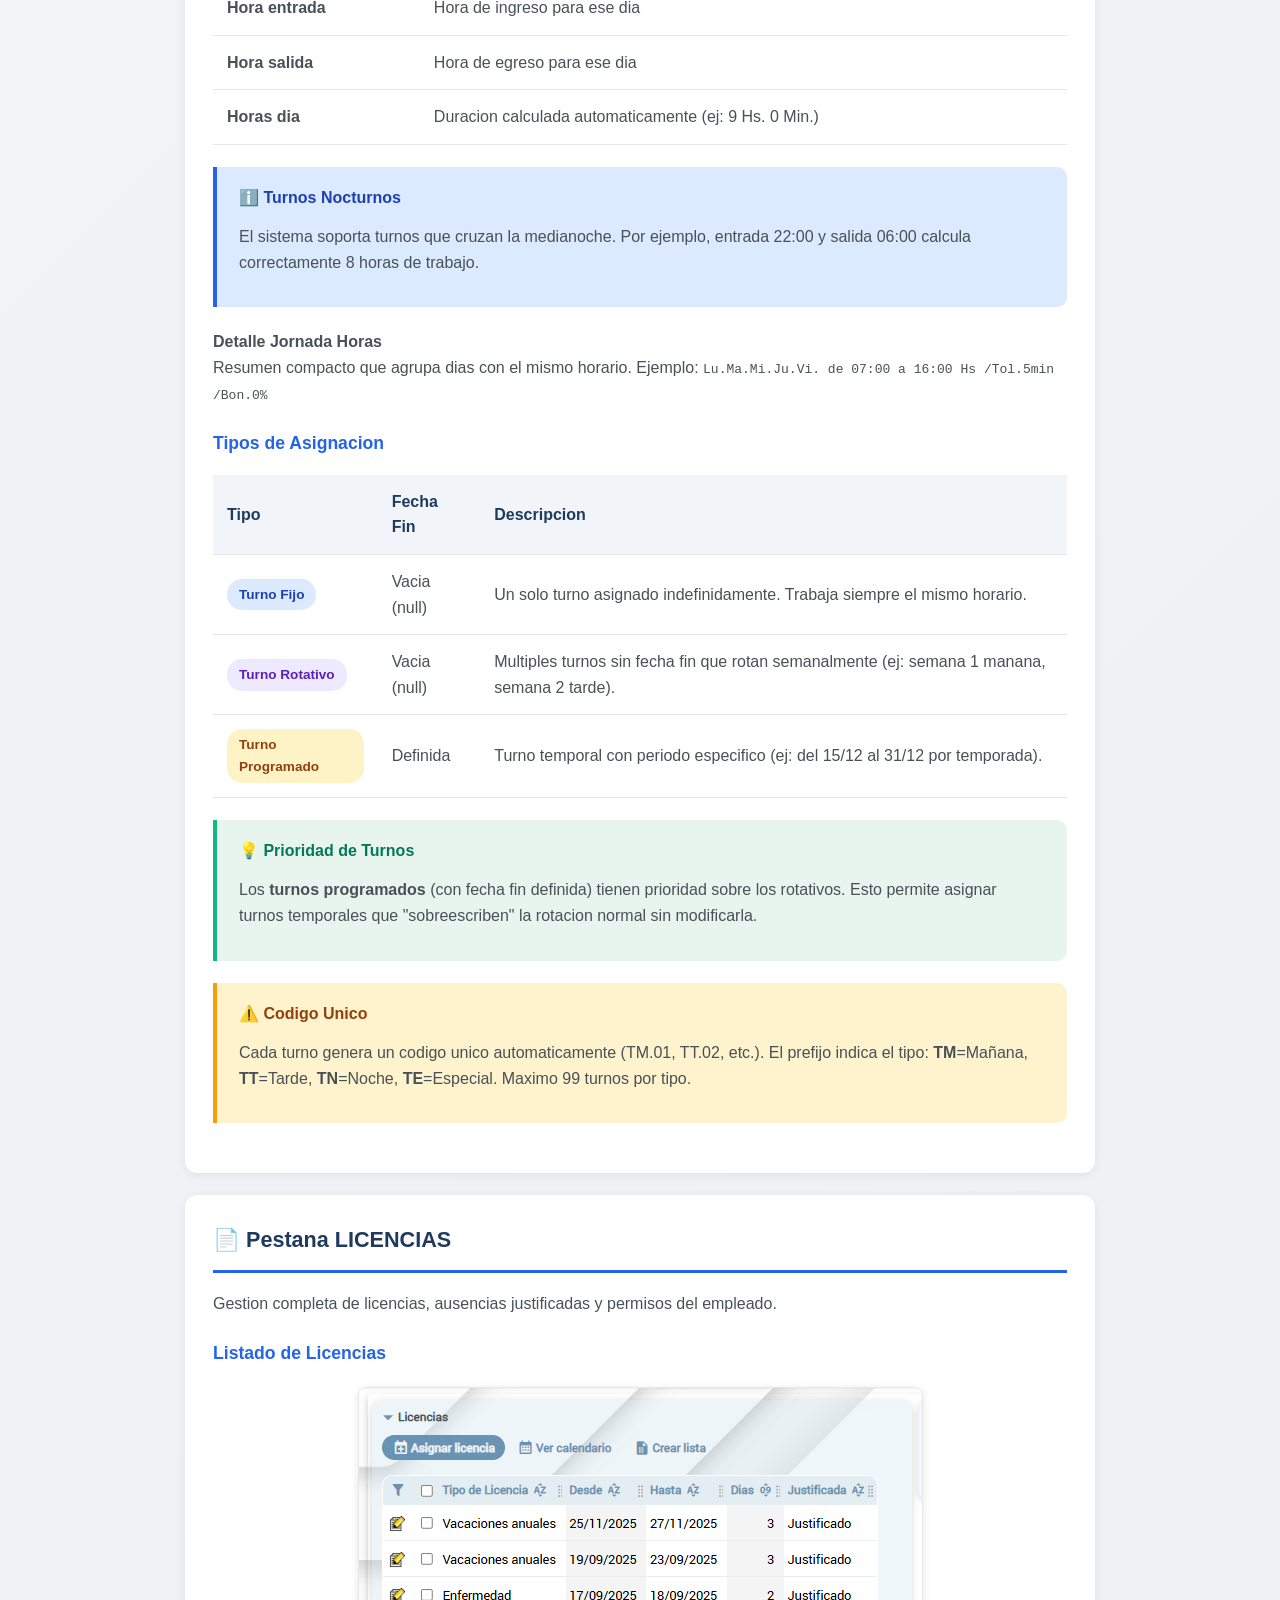
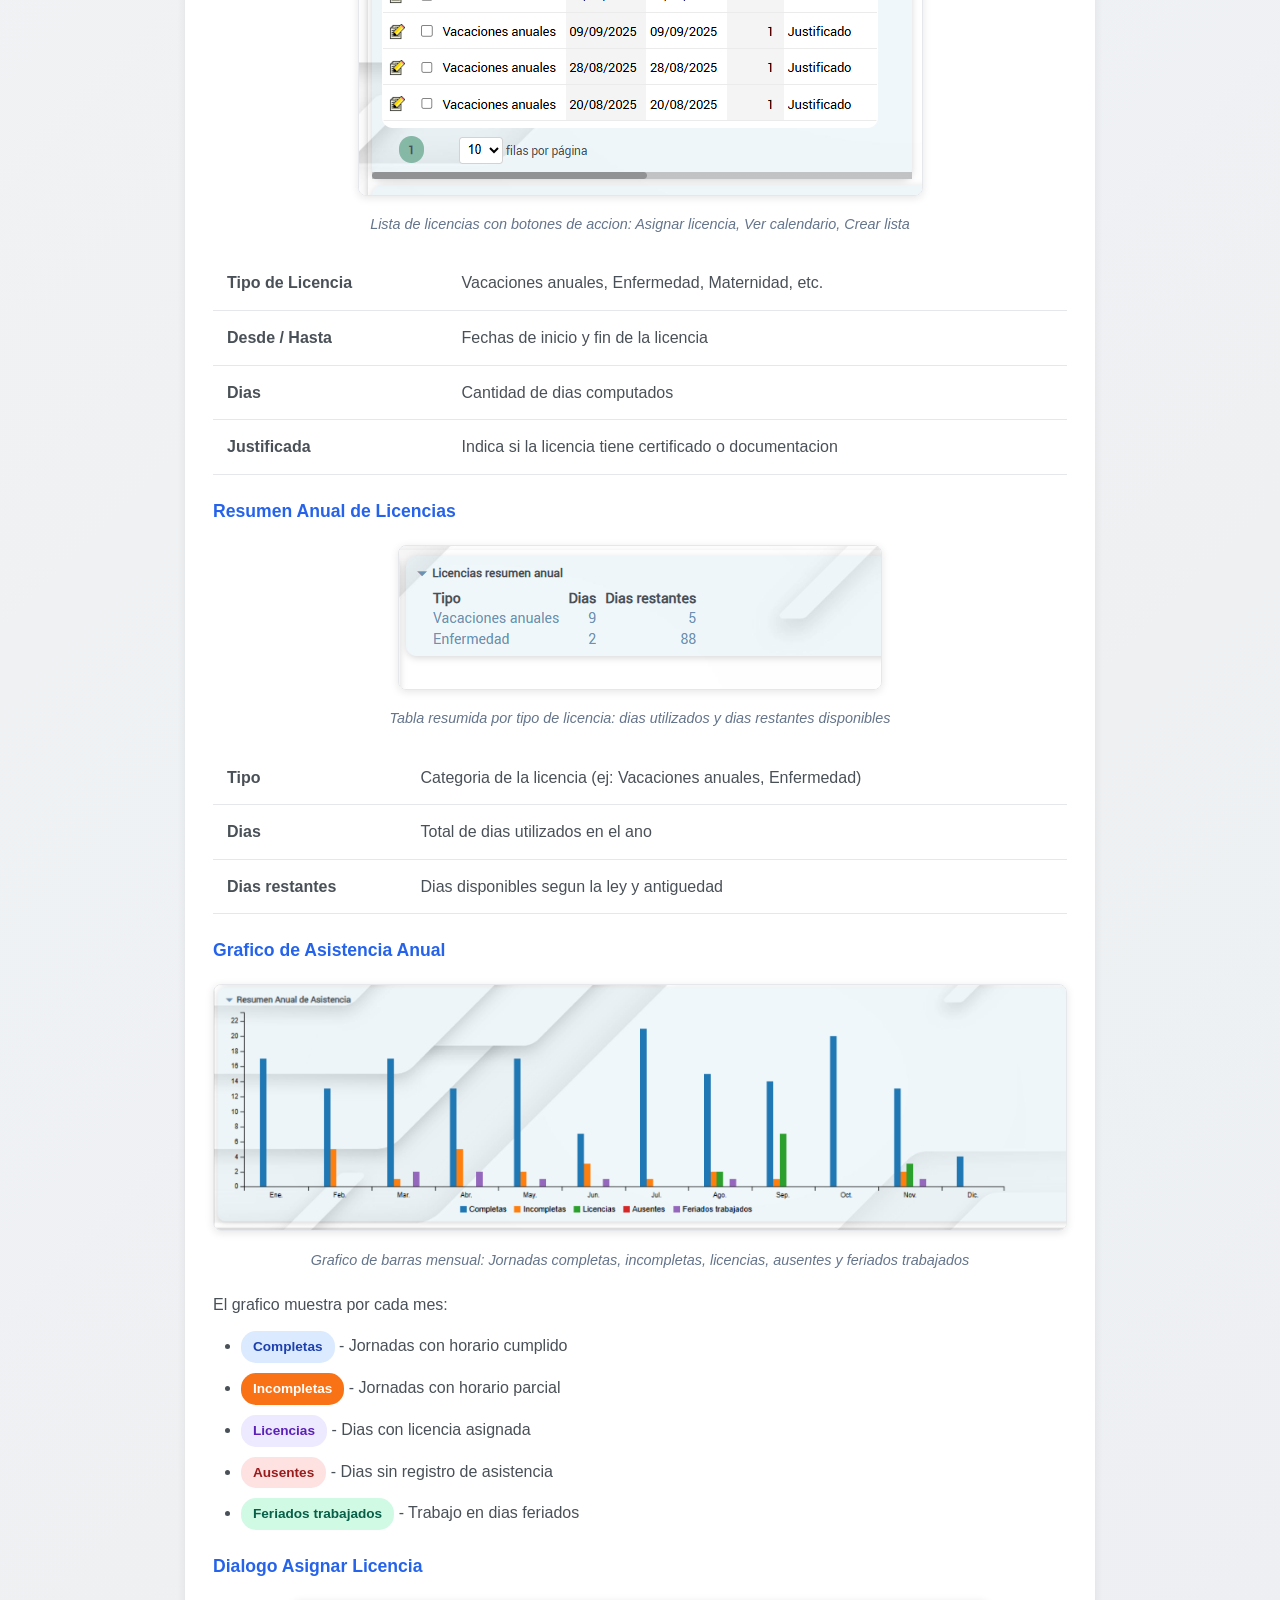
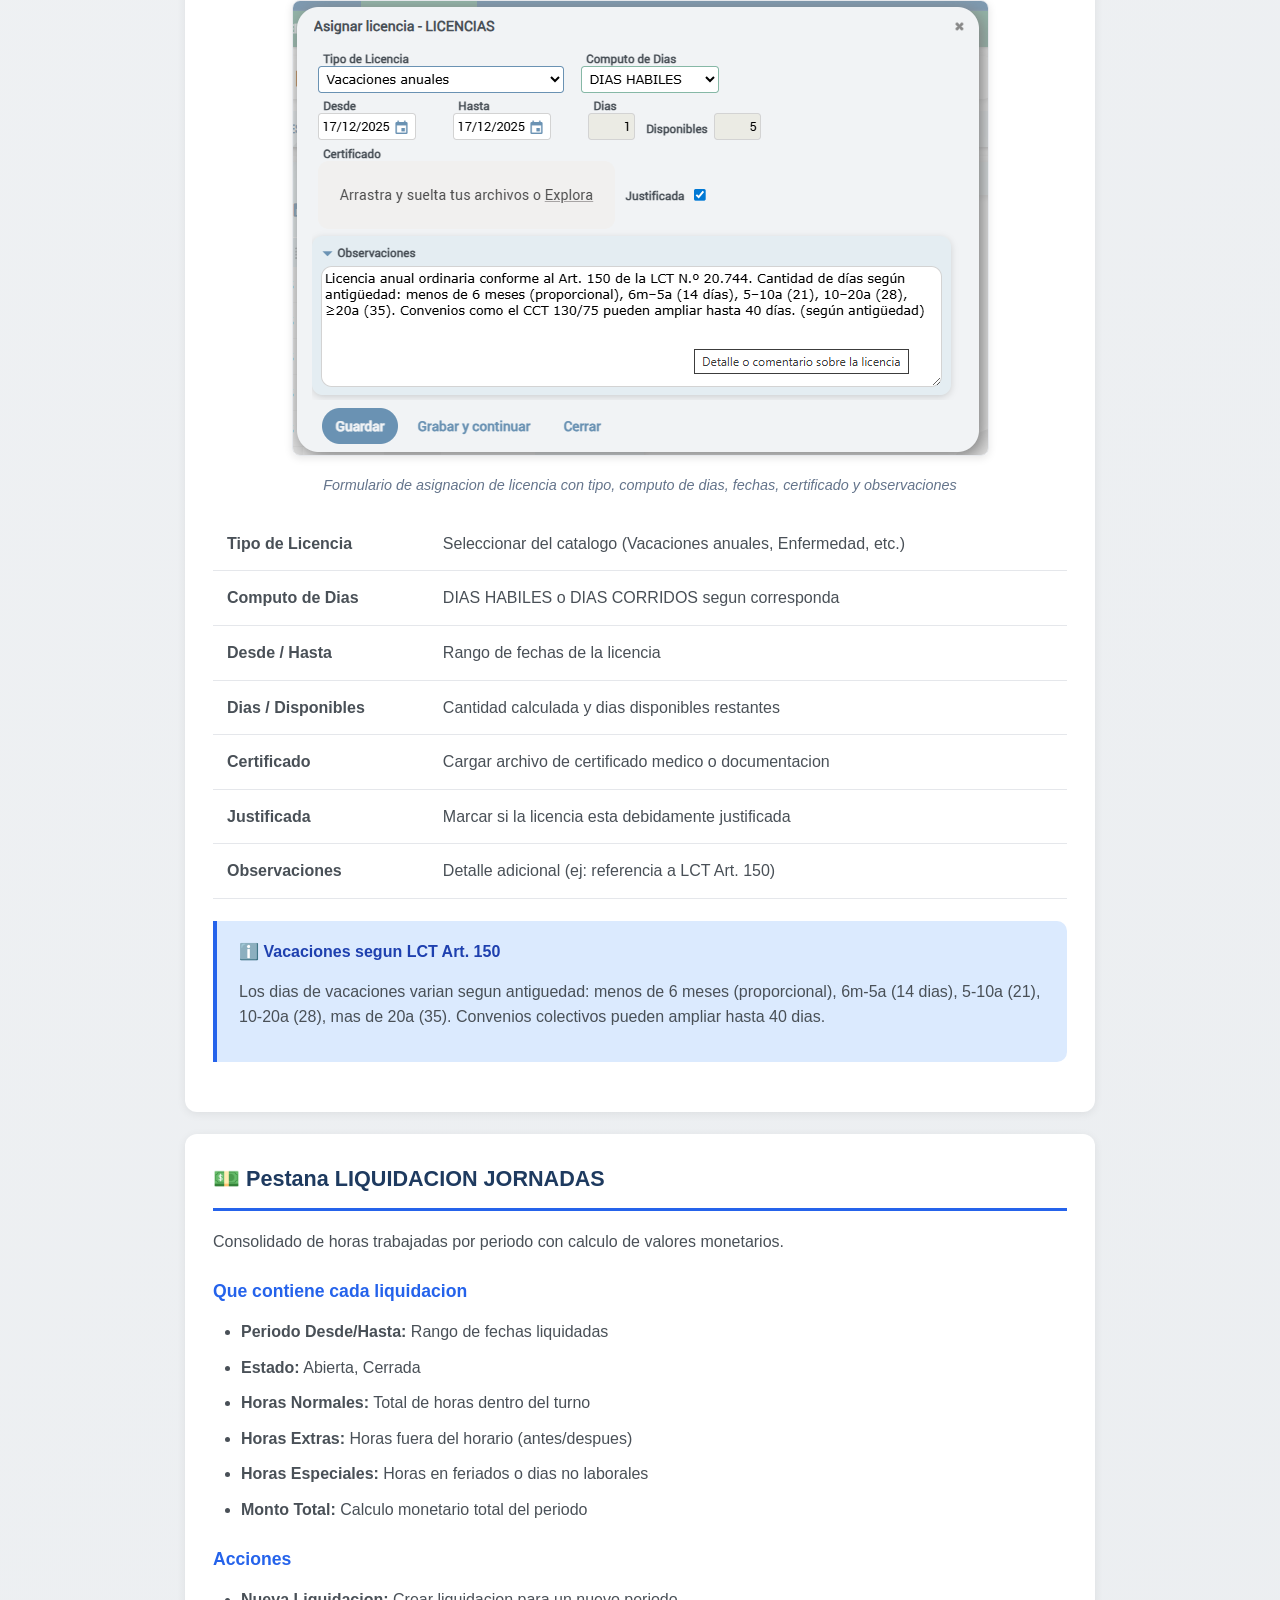
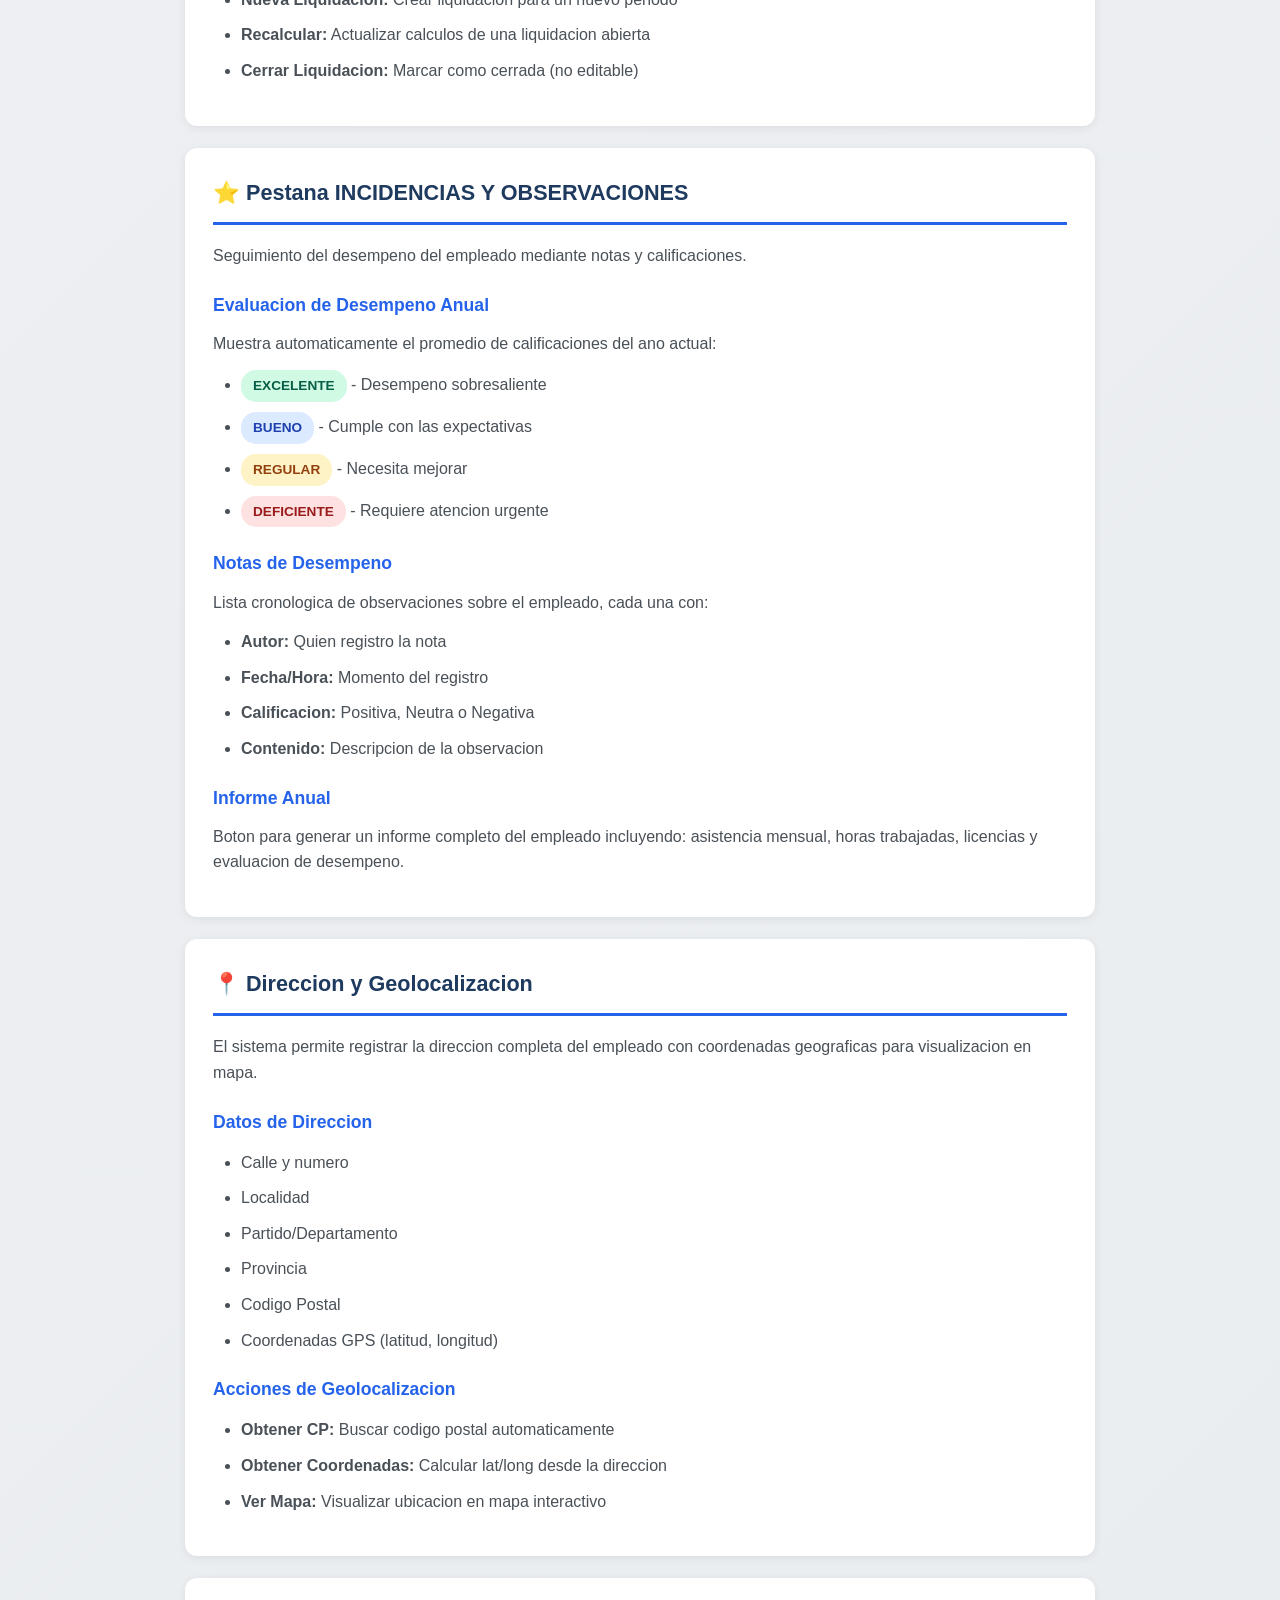
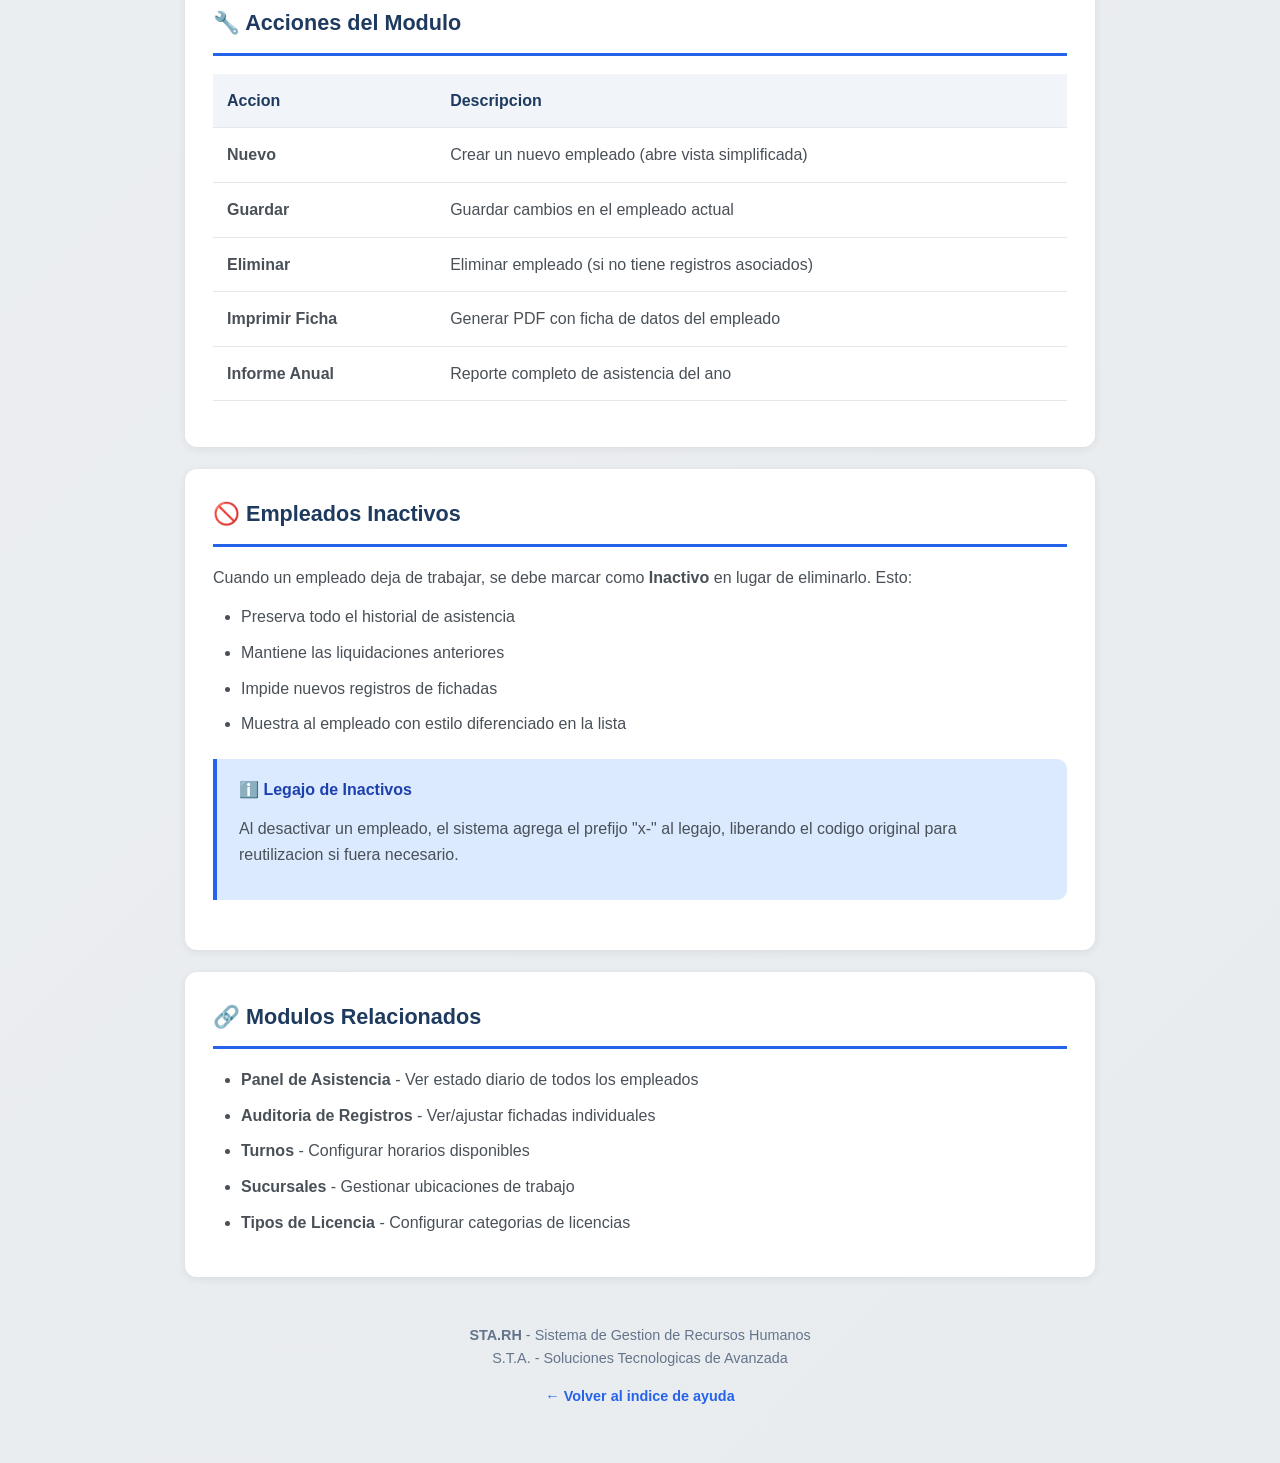
<file: src/main/webapp/help/Personal.html>
<!DOCTYPE html>
<html lang="es">

<head>
    <meta charset="UTF-8">
    <meta name="viewport" content="width=device-width, initial-scale=1.0">
    <title>Ayuda - Nomina (Personal) | STA.RH</title>
    <link rel="stylesheet" href="help.css">
</head>

<body>
    <div class="help-container">

        <header class="help-header">
            <h1>👥 Nomina (Personal)</h1>
            <p>Gestion integral de empleados - Datos personales, laborales, turnos, honorarios y desempeno</p>
        </header>

        <!-- Descripcion General -->
        <section class="section">
            <h2>📖 Descripcion General</h2>
            <p>
                El modulo de <strong>Nomina</strong> es el centro de gestion de empleados del sistema STA.RH.
                Aqui se administra toda la informacion relacionada con cada trabajador:
            </p>
            <ul>
                <li><strong>Datos Personales:</strong> Nombre, DNI, CUIL, fecha de nacimiento, foto, direccion</li>
                <li><strong>Informacion Laboral:</strong> Sucursal, puesto, fecha de inicio, credenciales</li>
                <li><strong>Jornadas:</strong> Turnos asignados con horarios fijos o rotativos</li>
                <li><strong>Honorarios:</strong> Valor hora, porcentajes de extras y especiales</li>
                <li><strong>Licencias:</strong> Historial de licencias con resumen anual</li>
                <li><strong>Desempeno:</strong> Notas y evaluaciones del empleado</li>
                <li><strong>Liquidaciones:</strong> Consolidado de horas trabajadas por periodo</li>
            </ul>
        </section>

        <!-- Pestanas del Formulario -->
        <section class="section">
            <h2>📋 Estructura del Formulario</h2>
            <p>El formulario de empleado se organiza en varias pestanas:</p>

            <!-- Screenshot: Barra de secciones -->
            <figure class="screenshot">
                <img src="img/personal_barra_secciones.png" alt="Barra de secciones del formulario">
                <figcaption>Navegacion por pestanas: Datos Personales, Datos Laborales, Licencias, Liquidacion de
                    Jornadas y Notas de Desempeno</figcaption>
            </figure>

            <h3>1. Informacion Personal</h3>
            <p>Esta seccion contiene los datos basicos del empleado:</p>

            <!-- Screenshot: Datos personales -->
            <figure class="screenshot">
                <img src="img/personal_info_personal.png" alt="Formulario de Informacion Personal">
                <figcaption>Formulario de datos personales: apellido, nombres, fecha de nacimiento, nacionalidad, DNI y
                    CUIL</figcaption>
            </figure>

            <table class="data-table">
                <tbody>
                    <tr>
                        <td><strong>Apellido/Nombres</strong></td>
                        <td>Nombre completo del empleado</td>
                    </tr>
                    <tr>
                        <td><strong>Fecha Nacimiento</strong></td>
                        <td>Calcula automaticamente edad y proximo cumpleaños</td>
                    </tr>
                    <tr>
                        <td><strong>Nacionalidad</strong></td>
                        <td>Pais de origen (por defecto: Argentina)</td>
                    </tr>
                    <tr>
                        <td><strong>Estado Civil</strong></td>
                        <td>Soltero, Casado, Divorciado, etc.</td>
                    </tr>
                    <tr>
                        <td><strong>Tipo/Numero (DNI)</strong></td>
                        <td>Documento Nacional de Identidad (unico en el sistema)</td>
                    </tr>
                    <tr>
                        <td><strong>CUIL</strong></td>
                        <td>Codigo Unico de Identificacion Laboral (XX-XXXXXXXX-X)</td>
                    </tr>
                </tbody>
            </table>

            <div class="tip">
                <p class="tip-title">💡 Consulta ANSES</p>
                <p>
                    Junto al campo CUIL hay un enlace <strong>"Ir ANSES"</strong> que permite abrir directamente
                    la consulta de ANSES para verificar los datos del empleado.
                </p>
            </div>

            <h4>Direccion y Contacto</h4>

            <!-- Screenshot: Direccion y Contacto -->
            <figure class="screenshot">
                <img src="img/personal_direccion_contacto.png" alt="Formulario de Direccion y Contacto">
                <figcaption>Seccion de direccion (provincia, partido, localidad, calle) y datos de contacto (celular,
                    telefono, email)</figcaption>
            </figure>

            <table class="data-table">
                <tbody>
                    <tr>
                        <td><strong>Provincia/Partido/Localidad</strong></td>
                        <td>Ubicacion geografica con selectores en cascada</td>
                    </tr>
                    <tr>
                        <td><strong>Calle/Numero/Piso</strong></td>
                        <td>Direccion completa del domicilio</td>
                    </tr>
                    <tr>
                        <td><strong>Codigo Postal</strong></td>
                        <td>Se puede obtener automaticamente con el boton de busqueda</td>
                    </tr>
                    <tr>
                        <td><strong>Celular</strong></td>
                        <td>Numero de telefono movil con codigo de area</td>
                    </tr>
                    <tr>
                        <td><strong>Telefono</strong></td>
                        <td>Linea fija (opcional)</td>
                    </tr>
                    <tr>
                        <td><strong>Correo Electronico</strong></td>
                        <td>Email de contacto del empleado</td>
                    </tr>
                    <tr>
                        <td><strong>Web</strong></td>
                        <td>Sitio web o red social (opcional)</td>
                    </tr>
                </tbody>
            </table>

            <h4>Notas y Documentacion</h4>

            <!-- Screenshot: Notas y Documentacion -->
            <figure class="screenshot">
                <img src="img/personal_notas_documentacion.png" alt="Notas Personales y Documentacion">
                <figcaption>Area de notas personales y carga de documentacion adjunta</figcaption>
            </figure>

            <table class="data-table">
                <tbody>
                    <tr>
                        <td><strong>Notas Personale</strong></td>
                        <td>Campo de texto libre para observaciones adicionales sobre el empleado</td>
                    </tr>
                    <tr>
                        <td><strong>Documentacion</strong></td>
                        <td>Archivos adjuntos (contratos, certificados, etc.) - Arrastrar o explorar para cargar</td>
                    </tr>
                    <tr>
                        <td><strong>Foto</strong></td>
                        <td>Imagen del empleado (max 200KB) - aparece en el panel lateral</td>
                    </tr>
                </tbody>
            </table>

            <h3>2. Informacion Laboral</h3>
            <p>Esta pestana contiene los datos de empleo y configuracion del empleado:</p>

            <h4>Credenciales</h4>

            <!-- Screenshot: Credenciales -->
            <figure class="screenshot">
                <img src="img/personal_credenciales.png" alt="Formulario de Credenciales">
                <figcaption>Seccion de credenciales: legajo, estado de habilitacion, usuario generado, contrasena e ID
                    de dispositivo</figcaption>
            </figure>

            <table class="data-table">
                <tbody>
                    <tr>
                        <td><strong>Legajo</strong></td>
                        <td>Codigo unico del empleado (ej: A5), debe coincidir con el lector biometrico</td>
                    </tr>
                    <tr>
                        <td><strong>HABILITADO</strong></td>
                        <td>Checkbox que indica si el empleado esta activo en el sistema</td>
                    </tr>
                    <tr>
                        <td><strong>Crea usuario</strong></td>
                        <td>Se genera automaticamente (ej: JPérez@A5)</td>
                    </tr>
                    <tr>
                        <td><strong>Contrasena</strong></td>
                        <td>Encriptada, puede ser blanqueada por el administrador con el boton ⊘</td>
                    </tr>
                    <tr>
                        <td><strong>ID Dispositivo</strong></td>
                        <td>Identificador del celular para la app movil, se blanquea con el boton ⊘</td>
                    </tr>
                </tbody>
            </table>

            <div class="warning">
                <p class="warning-title">⚠️ Blanquear Credenciales</p>
                <p>
                    Los botones ⊘ junto a <strong>Contrasena</strong> e <strong>ID Dispositivo</strong> permiten
                    blanquear estos valores. Util cuando el empleado olvida su contrasena o cambia de celular.
                </p>
            </div>

            <h4>Funcion</h4>

            <!-- Screenshot: Funcion -->
            <figure class="screenshot">
                <img src="img/personal_funcion.png" alt="Formulario de Funcion">
                <figcaption>Datos de funcion: sucursal, fecha de inicio, antiguedad calculada y puesto</figcaption>
            </figure>

            <table class="data-table">
                <tbody>
                    <tr>
                        <td><strong>Sucursal</strong></td>
                        <td>Ubicacion donde trabaja el empleado (ej: CENTRAL)</td>
                    </tr>
                    <tr>
                        <td><strong>Inicio de Actividades</strong></td>
                        <td>Fecha de ingreso a la empresa</td>
                    </tr>
                    <tr>
                        <td><strong>Antiguedad</strong></td>
                        <td>Calculada automaticamente (ej: 5 años y 7 dias)</td>
                    </tr>
                    <tr>
                        <td><strong>Puesto</strong></td>
                        <td>Cargo o funcion (ej: OP. ENCARGADO DE PLANTA)</td>
                    </tr>
                </tbody>
            </table>

            <h4>Honorarios</h4>

            <!-- Screenshot: Honorarios -->
            <figure class="screenshot">
                <img src="img/personal_honorarios.png" alt="Formulario de Honorarios">
                <figcaption>Configuracion de valores hora: normal, extra (50%) y especial (100%)</figcaption>
            </figure>

            <table class="data-table">
                <tbody>
                    <tr>
                        <td><strong>Valor Hora</strong></td>
                        <td>Valor monetario de la hora normal (ej: $1.000,00)</td>
                    </tr>
                    <tr>
                        <td><strong>% Hora Extra</strong></td>
                        <td>Porcentaje adicional para horas extras (ej: 50%)</td>
                    </tr>
                    <tr>
                        <td><strong>Valor hora extra</strong></td>
                        <td>Calculado automaticamente (ej: $1.500,00)</td>
                    </tr>
                    <tr>
                        <td><strong>% Hora Especial</strong></td>
                        <td>Porcentaje adicional para feriados (ej: 100%)</td>
                    </tr>
                    <tr>
                        <td><strong>Valor hora especial</strong></td>
                        <td>Calculado automaticamente (ej: $2.000,00)</td>
                    </tr>
                </tbody>
            </table>

            <div class="info">
                <p class="info-title">💰 Tecnologia Snapshot</p>
                <p>
                    Cada vez que se genera un registro de auditoria, el sistema "fotografia" los valores
                    monetarios vigentes. Si el sueldo cambia despues, los registros anteriores mantienen
                    los valores historicos correctos.
                </p>
            </div>

            <h4>Jornadas</h4>

            <!-- Screenshot: Jornadas -->
            <figure class="screenshot">
                <img src="img/personal_jornadas.png" alt="Seccion de Jornadas">
                <figcaption>Lista de jornadas asignadas con codigo de turno, detalle de horarios y fechas de vigencia
                </figcaption>
            </figure>

            <table class="data-table">
                <tbody>
                    <tr>
                        <td><strong>CON PAUSAS</strong></td>
                        <td>Checkbox que indica si el empleado puede registrar pausas durante la jornada</td>
                    </tr>
                    <tr>
                        <td><strong>Codigo de turno</strong></td>
                        <td>Identificador del turno asignado (ej: TM.01)</td>
                    </tr>
                    <tr>
                        <td><strong>Detalle jornada</strong></td>
                        <td>Dias de la semana, horario y tolerancia (ej: Lu.Ma.Mi.Ju.Vi. de 07:00 a 16:00 Hs /Tol.5min)
                        </td>
                    </tr>
                    <tr>
                        <td><strong>Fecha inicio</strong></td>
                        <td>Desde cuando aplica este turno</td>
                    </tr>
                    <tr>
                        <td><strong>Fecha fin</strong></td>
                        <td>Hasta cuando aplica (vacio = turno indefinido/rotativo)</td>
                    </tr>
                </tbody>
            </table>

            <div class="tip">
                <p class="tip-title">💡 Nuevo Turno</p>
                <p>
                    Use el boton <strong>Nuevo</strong> para agregar jornadas adicionales.
                    Si asigna multiples turnos sin fecha fin, rotaran semanalmente.
                </p>
            </div>
        </section>

        <!-- Turnos y Jornadas -->
        <section class="section">
            <h2>🕐 Sistema de Turnos y Jornadas</h2>
            <p>
                El sistema de jornadas permite asignar turnos de forma flexible a cada empleado.
                Los turnos se crean en el modulo <strong>Turnos Horarios</strong> y luego se asignan
                al personal desde la seccion <strong>Jornadas</strong>.
            </p>

            <h3>Asignar Jornada al Empleado</h3>
            <p>
                Para asignar un turno, use el boton <strong>Nuevo</strong> en la seccion "Jornadas Asignadas".
                Puede seleccionar un turno existente, editarlo o crear uno nuevo.
            </p>

            <!-- Screenshot: Dialogo asignar jornada -->
            <figure class="screenshot">
                <img src="img/personal_asignar_jornada.png" alt="Dialogo para asignar jornada">
                <figcaption>Dialogo de asignacion: seleccionar turno existente, editar, crear nuevo o añadir a lista
                </figcaption>
            </figure>

            <table class="data-table">
                <tbody>
                    <tr>
                        <td><strong>Turno</strong></td>
                        <td>Seleccionar de la lista desplegable (turnos ya creados)</td>
                    </tr>
                    <tr>
                        <td><strong>🔍 (Buscar)</strong></td>
                        <td>Boton para buscar y seleccionar un turno del catalogo</td>
                    </tr>
                    <tr>
                        <td><strong>✏️ (Editar)</strong></td>
                        <td>Modificar el turno seleccionado (abre formulario completo)</td>
                    </tr>
                    <tr>
                        <td><strong>🗑️ (Borrar)</strong></td>
                        <td>Desvincular el turno de esta asignacion</td>
                    </tr>
                    <tr>
                        <td><strong>Añadir</strong></td>
                        <td>Crear un nuevo turno directamente desde aqui</td>
                    </tr>
                    <tr>
                        <td><strong>Fecha inicio</strong></td>
                        <td>Desde cuando aplica este turno (requerido)</td>
                    </tr>
                    <tr>
                        <td><strong>Fecha fin</strong></td>
                        <td>Hasta cuando aplica (vacio = turno indefinido)</td>
                    </tr>
                    <tr>
                        <td><strong>Rotativa</strong></td>
                        <td>Indica si participa en rotacion semanal</td>
                    </tr>
                </tbody>
            </table>

            <h3>Crear/Editar Turno (Turnos Horarios)</h3>
            <p>
                Al presionar <strong>Añadir</strong> o <strong>Editar</strong>, se abre el formulario
                completo para configurar un turno:
            </p>

            <!-- Screenshot: Crear turno -->
            <figure class="screenshot">
                <img src="img/turnos_crear_horario.png" alt="Formulario para crear turno">
                <figcaption>Formulario de creacion de turno: nombre, tolerancia, bonificacion y horarios por dia de la
                    semana</figcaption>
            </figure>

            <h4>Seccion Jornada</h4>
            <table class="data-table">
                <tbody>
                    <tr>
                        <td><strong>Turno nombre</strong></td>
                        <td>Tipo de turno: MAÑANA, TARDE, NOCHE, ESPECIAL</td>
                    </tr>
                    <tr>
                        <td><strong>Tolerancia</strong></td>
                        <td>Minutos de tolerancia para llegadas/salidas (ej: 5 min)</td>
                    </tr>
                    <tr>
                        <td><strong>Porcentaje bonificacion</strong></td>
                        <td>Bonificacion adicional para este turno (ej: 15% turno noche)</td>
                    </tr>
                    <tr>
                        <td><strong>Codigo</strong></td>
                        <td>Se genera automaticamente: TM.01, TT.02, TN.01 segun tipo</td>
                    </tr>
                    <tr>
                        <td><strong>Total Horas</strong></td>
                        <td>Suma semanal calculada automaticamente (ej: 0 HS. 0 MIN.)</td>
                    </tr>
                </tbody>
            </table>

            <h4>Seccion DIAS</h4>
            <p>Configure cada dia de la semana marcando el checkbox y definiendo los horarios:</p>
            <table class="data-table">
                <tbody>
                    <tr>
                        <td><strong>Checkbox dia</strong></td>
                        <td>Activa/desactiva el dia como laboral</td>
                    </tr>
                    <tr>
                        <td><strong>Hora entrada</strong></td>
                        <td>Hora de ingreso para ese dia</td>
                    </tr>
                    <tr>
                        <td><strong>Hora salida</strong></td>
                        <td>Hora de egreso para ese dia</td>
                    </tr>
                    <tr>
                        <td><strong>Horas dia</strong></td>
                        <td>Duracion calculada automaticamente (ej: 9 Hs. 0 Min.)</td>
                    </tr>
                </tbody>
            </table>

            <div class="info">
                <p class="info-title">ℹ️ Turnos Nocturnos</p>
                <p>
                    El sistema soporta turnos que cruzan la medianoche. Por ejemplo, entrada 22:00 y
                    salida 06:00 calcula correctamente 8 horas de trabajo.
                </p>
            </div>

            <h4>Detalle Jornada Horas</h4>
            <p>
                Resumen compacto que agrupa dias con el mismo horario. Ejemplo:
                <code>Lu.Ma.Mi.Ju.Vi. de 07:00 a 16:00 Hs /Tol.5min /Bon.0%</code>
            </p>

            <h3>Tipos de Asignacion</h3>
            <table class="data-table">
                <thead>
                    <tr>
                        <th>Tipo</th>
                        <th>Fecha Fin</th>
                        <th>Descripcion</th>
                    </tr>
                </thead>
                <tbody>
                    <tr>
                        <td><span class="status-badge status-blue">Turno Fijo</span></td>
                        <td>Vacia (null)</td>
                        <td>Un solo turno asignado indefinidamente. Trabaja siempre el mismo horario.</td>
                    </tr>
                    <tr>
                        <td><span class="status-badge status-purple">Turno Rotativo</span></td>
                        <td>Vacia (null)</td>
                        <td>Multiples turnos sin fecha fin que rotan semanalmente (ej: semana 1 manana, semana 2 tarde).
                        </td>
                    </tr>
                    <tr>
                        <td><span class="status-badge status-yellow">Turno Programado</span></td>
                        <td>Definida</td>
                        <td>Turno temporal con periodo especifico (ej: del 15/12 al 31/12 por temporada).</td>
                    </tr>
                </tbody>
            </table>

            <div class="tip">
                <p class="tip-title">💡 Prioridad de Turnos</p>
                <p>
                    Los <strong>turnos programados</strong> (con fecha fin definida) tienen prioridad sobre los
                    rotativos.
                    Esto permite asignar turnos temporales que "sobreescriben" la rotacion normal sin modificarla.
                </p>
            </div>

            <div class="warning">
                <p class="warning-title">⚠️ Codigo Unico</p>
                <p>
                    Cada turno genera un codigo unico automaticamente (TM.01, TT.02, etc.).
                    El prefijo indica el tipo: <strong>TM</strong>=Mañana, <strong>TT</strong>=Tarde,
                    <strong>TN</strong>=Noche, <strong>TE</strong>=Especial. Maximo 99 turnos por tipo.
                </p>
            </div>
        </section>

        <!-- Licencias -->
        <section class="section">
            <h2>📄 Pestana LICENCIAS</h2>
            <p>
                Gestion completa de licencias, ausencias justificadas y permisos del empleado.
            </p>

            <h3>Listado de Licencias</h3>

            <!-- Screenshot: Lista de licencias -->
            <figure class="screenshot">
                <img src="img/personal_licencias_lista.png" alt="Lista de licencias del empleado">
                <figcaption>Lista de licencias con botones de accion: Asignar licencia, Ver calendario, Crear lista
                </figcaption>
            </figure>

            <table class="data-table">
                <tbody>
                    <tr>
                        <td><strong>Tipo de Licencia</strong></td>
                        <td>Vacaciones anuales, Enfermedad, Maternidad, etc.</td>
                    </tr>
                    <tr>
                        <td><strong>Desde / Hasta</strong></td>
                        <td>Fechas de inicio y fin de la licencia</td>
                    </tr>
                    <tr>
                        <td><strong>Dias</strong></td>
                        <td>Cantidad de dias computados</td>
                    </tr>
                    <tr>
                        <td><strong>Justificada</strong></td>
                        <td>Indica si la licencia tiene certificado o documentacion</td>
                    </tr>
                </tbody>
            </table>

            <h3>Resumen Anual de Licencias</h3>

            <!-- Screenshot: Resumen anual -->
            <figure class="screenshot">
                <img src="img/personal_licencias_resumen.png" alt="Resumen anual de licencias">
                <figcaption>Tabla resumida por tipo de licencia: dias utilizados y dias restantes disponibles
                </figcaption>
            </figure>

            <table class="data-table">
                <tbody>
                    <tr>
                        <td><strong>Tipo</strong></td>
                        <td>Categoria de la licencia (ej: Vacaciones anuales, Enfermedad)</td>
                    </tr>
                    <tr>
                        <td><strong>Dias</strong></td>
                        <td>Total de dias utilizados en el ano</td>
                    </tr>
                    <tr>
                        <td><strong>Dias restantes</strong></td>
                        <td>Dias disponibles segun la ley y antiguedad</td>
                    </tr>
                </tbody>
            </table>

            <h3>Grafico de Asistencia Anual</h3>

            <!-- Screenshot: Grafico anual -->
            <figure class="screenshot">
                <img src="img/personal_resumen_anual.png" alt="Grafico de resumen anual de asistencia">
                <figcaption>Grafico de barras mensual: Jornadas completas, incompletas, licencias, ausentes y feriados
                    trabajados</figcaption>
            </figure>

            <p>El grafico muestra por cada mes:</p>
            <ul>
                <li><span class="status-badge status-blue">Completas</span> - Jornadas con horario cumplido</li>
                <li><span class="status-badge" style="background:#f97316;color:white">Incompletas</span> - Jornadas con
                    horario parcial</li>
                <li><span class="status-badge status-purple">Licencias</span> - Dias con licencia asignada</li>
                <li><span class="status-badge status-red">Ausentes</span> - Dias sin registro de asistencia</li>
                <li><span class="status-badge status-green">Feriados trabajados</span> - Trabajo en dias feriados</li>
            </ul>

            <h3>Dialogo Asignar Licencia</h3>

            <!-- Screenshot: Asignar licencia -->
            <figure class="screenshot">
                <img src="img/personal_asignar_licencia.png" alt="Dialogo para asignar licencia">
                <figcaption>Formulario de asignacion de licencia con tipo, computo de dias, fechas, certificado y
                    observaciones</figcaption>
            </figure>

            <table class="data-table">
                <tbody>
                    <tr>
                        <td><strong>Tipo de Licencia</strong></td>
                        <td>Seleccionar del catalogo (Vacaciones anuales, Enfermedad, etc.)</td>
                    </tr>
                    <tr>
                        <td><strong>Computo de Dias</strong></td>
                        <td>DIAS HABILES o DIAS CORRIDOS segun corresponda</td>
                    </tr>
                    <tr>
                        <td><strong>Desde / Hasta</strong></td>
                        <td>Rango de fechas de la licencia</td>
                    </tr>
                    <tr>
                        <td><strong>Dias / Disponibles</strong></td>
                        <td>Cantidad calculada y dias disponibles restantes</td>
                    </tr>
                    <tr>
                        <td><strong>Certificado</strong></td>
                        <td>Cargar archivo de certificado medico o documentacion</td>
                    </tr>
                    <tr>
                        <td><strong>Justificada</strong></td>
                        <td>Marcar si la licencia esta debidamente justificada</td>
                    </tr>
                    <tr>
                        <td><strong>Observaciones</strong></td>
                        <td>Detalle adicional (ej: referencia a LCT Art. 150)</td>
                    </tr>
                </tbody>
            </table>

            <div class="info">
                <p class="info-title">ℹ️ Vacaciones segun LCT Art. 150</p>
                <p>
                    Los dias de vacaciones varian segun antiguedad: menos de 6 meses (proporcional),
                    6m-5a (14 dias), 5-10a (21), 10-20a (28), mas de 20a (35).
                    Convenios colectivos pueden ampliar hasta 40 dias.
                </p>
            </div>
        </section>

        <!-- Liquidacion -->
        <section class="section">
            <h2>💵 Pestana LIQUIDACION JORNADAS</h2>
            <p>
                Consolidado de horas trabajadas por periodo con calculo de valores monetarios.
            </p>

            <h3>Que contiene cada liquidacion</h3>
            <ul>
                <li><strong>Periodo Desde/Hasta:</strong> Rango de fechas liquidadas</li>
                <li><strong>Estado:</strong> Abierta, Cerrada</li>
                <li><strong>Horas Normales:</strong> Total de horas dentro del turno</li>
                <li><strong>Horas Extras:</strong> Horas fuera del horario (antes/despues)</li>
                <li><strong>Horas Especiales:</strong> Horas en feriados o dias no laborales</li>
                <li><strong>Monto Total:</strong> Calculo monetario total del periodo</li>
            </ul>

            <h3>Acciones</h3>
            <ul>
                <li><strong>Nueva Liquidacion:</strong> Crear liquidacion para un nuevo periodo</li>
                <li><strong>Recalcular:</strong> Actualizar calculos de una liquidacion abierta</li>
                <li><strong>Cerrar Liquidacion:</strong> Marcar como cerrada (no editable)</li>
            </ul>
        </section>

        <!-- Desempeno -->
        <section class="section">
            <h2>⭐ Pestana INCIDENCIAS Y OBSERVACIONES</h2>
            <p>
                Seguimiento del desempeno del empleado mediante notas y calificaciones.
            </p>

            <h3>Evaluacion de Desempeno Anual</h3>
            <p>
                Muestra automaticamente el promedio de calificaciones del ano actual:
            </p>
            <ul>
                <li><span class="status-badge status-green">EXCELENTE</span> - Desempeno sobresaliente</li>
                <li><span class="status-badge status-blue">BUENO</span> - Cumple con las expectativas</li>
                <li><span class="status-badge status-yellow">REGULAR</span> - Necesita mejorar</li>
                <li><span class="status-badge status-red">DEFICIENTE</span> - Requiere atencion urgente</li>
            </ul>

            <h3>Notas de Desempeno</h3>
            <p>
                Lista cronologica de observaciones sobre el empleado, cada una con:
            </p>
            <ul>
                <li><strong>Autor:</strong> Quien registro la nota</li>
                <li><strong>Fecha/Hora:</strong> Momento del registro</li>
                <li><strong>Calificacion:</strong> Positiva, Neutra o Negativa</li>
                <li><strong>Contenido:</strong> Descripcion de la observacion</li>
            </ul>

            <h3>Informe Anual</h3>
            <p>
                Boton para generar un informe completo del empleado incluyendo:
                asistencia mensual, horas trabajadas, licencias y evaluacion de desempeno.
            </p>
        </section>

        <!-- Direccion y Mapa -->
        <section class="section">
            <h2>📍 Direccion y Geolocalizacion</h2>
            <p>
                El sistema permite registrar la direccion completa del empleado con
                coordenadas geograficas para visualizacion en mapa.
            </p>

            <h3>Datos de Direccion</h3>
            <ul>
                <li>Calle y numero</li>
                <li>Localidad</li>
                <li>Partido/Departamento</li>
                <li>Provincia</li>
                <li>Codigo Postal</li>
                <li>Coordenadas GPS (latitud, longitud)</li>
            </ul>

            <h3>Acciones de Geolocalizacion</h3>
            <ul>
                <li><strong>Obtener CP:</strong> Buscar codigo postal automaticamente</li>
                <li><strong>Obtener Coordenadas:</strong> Calcular lat/long desde la direccion</li>
                <li><strong>Ver Mapa:</strong> Visualizar ubicacion en mapa interactivo</li>
            </ul>
        </section>

        <!-- Acciones del Modulo -->
        <section class="section">
            <h2>🔧 Acciones del Modulo</h2>

            <table class="data-table">
                <thead>
                    <tr>
                        <th>Accion</th>
                        <th>Descripcion</th>
                    </tr>
                </thead>
                <tbody>
                    <tr>
                        <td><strong>Nuevo</strong></td>
                        <td>Crear un nuevo empleado (abre vista simplificada)</td>
                    </tr>
                    <tr>
                        <td><strong>Guardar</strong></td>
                        <td>Guardar cambios en el empleado actual</td>
                    </tr>
                    <tr>
                        <td><strong>Eliminar</strong></td>
                        <td>Eliminar empleado (si no tiene registros asociados)</td>
                    </tr>
                    <tr>
                        <td><strong>Imprimir Ficha</strong></td>
                        <td>Generar PDF con ficha de datos del empleado</td>
                    </tr>
                    <tr>
                        <td><strong>Informe Anual</strong></td>
                        <td>Reporte completo de asistencia del ano</td>
                    </tr>
                </tbody>
            </table>
        </section>

        <!-- Empleados Inactivos -->
        <section class="section">
            <h2>🚫 Empleados Inactivos</h2>
            <p>
                Cuando un empleado deja de trabajar, se debe marcar como <strong>Inactivo</strong>
                en lugar de eliminarlo. Esto:
            </p>
            <ul>
                <li>Preserva todo el historial de asistencia</li>
                <li>Mantiene las liquidaciones anteriores</li>
                <li>Impide nuevos registros de fichadas</li>
                <li>Muestra al empleado con estilo diferenciado en la lista</li>
            </ul>

            <div class="info">
                <p class="info-title">ℹ️ Legajo de Inactivos</p>
                <p>
                    Al desactivar un empleado, el sistema agrega el prefijo "x-" al legajo,
                    liberando el codigo original para reutilizacion si fuera necesario.
                </p>
            </div>
        </section>

        <!-- Modulos Relacionados -->
        <section class="section">
            <h2>🔗 Modulos Relacionados</h2>
            <ul>
                <li><strong>Panel de Asistencia</strong> - Ver estado diario de todos los empleados</li>
                <li><strong>Auditoria de Registros</strong> - Ver/ajustar fichadas individuales</li>
                <li><strong>Turnos</strong> - Configurar horarios disponibles</li>
                <li><strong>Sucursales</strong> - Gestionar ubicaciones de trabajo</li>
                <li><strong>Tipos de Licencia</strong> - Configurar categorias de licencias</li>
            </ul>
        </section>

        <footer class="help-footer">
            <p><strong>STA.RH</strong> - Sistema de Gestion de Recursos Humanos</p>
            <p>S.T.A. - Soluciones Tecnologicas de Avanzada</p>
            <a href="index.html" class="back-link">← Volver al indice de ayuda</a>
        </footer>

    </div>
</body>

</html>
</file>
<file: src/main/webapp/help/help.css>
/* =============================================================================
   HELP SYSTEM STYLES - STA.RH
   ============================================================================= */

* {
    margin: 0;
    padding: 0;
    box-sizing: border-box;
}

body {
    font-family: 'Segoe UI', Tahoma, Geneva, Verdana, sans-serif;
    line-height: 1.6;
    color: #495057;
    background: linear-gradient(135deg, #f8f9fa 0%, #e9ecef 100%);
    min-height: 100vh;
}

.help-container {
    max-width: 950px;
    margin: 0 auto;
    padding: 30px 20px;
}

.help-header {
    background: linear-gradient(135deg, #1e3a5f 0%, #2563eb 100%);
    color: white;
    padding: 35px;
    border-radius: 16px;
    margin-bottom: 30px;
    box-shadow: 0 4px 15px rgba(30, 58, 95, 0.3);
}

.help-header h1 {
    font-size: 1.9rem;
    margin-bottom: 10px;
}

.help-header p {
    opacity: 0.9;
    font-size: 1rem;
}

.section {
    background: white;
    border-radius: 12px;
    padding: 28px;
    margin-bottom: 22px;
    box-shadow: 0 2px 10px rgba(0, 0, 0, 0.07);
}

.section h2 {
    color: #1e3a5f;
    font-size: 1.35rem;
    margin-bottom: 18px;
    padding-bottom: 12px;
    border-bottom: 3px solid #2563eb;
}

.section h3 {
    color: #2563eb;
    font-size: 1.1rem;
    margin: 22px 0 12px;
}

.section p {
    margin-bottom: 14px;
}

.section ul,
.section ol {
    margin: 14px 0 14px 28px;
}

.section li {
    margin-bottom: 10px;
}

/* Alert boxes */
.tip {
    background: #e7f5ee;
    border-left: 4px solid #10b981;
    padding: 18px 22px;
    border-radius: 0 10px 10px 0;
    margin: 22px 0;
}

.tip-title {
    color: #047857;
    font-weight: 700;
    margin-bottom: 8px;
}

.warning {
    background: #fef3cd;
    border-left: 4px solid #f59e0b;
    padding: 18px 22px;
    border-radius: 0 10px 10px 0;
    margin: 22px 0;
}

.warning-title {
    color: #92400e;
    font-weight: 700;
    margin-bottom: 8px;
}

.info {
    background: #dbeafe;
    border-left: 4px solid #2563eb;
    padding: 18px 22px;
    border-radius: 0 10px 10px 0;
    margin: 22px 0;
}

.info-title {
    color: #1e40af;
    font-weight: 700;
    margin-bottom: 8px;
}

/* Tables */
.data-table {
    width: 100%;
    border-collapse: collapse;
    margin: 18px 0;
}

.data-table th,
.data-table td {
    padding: 14px;
    text-align: left;
    border-bottom: 1px solid #e5e7eb;
}

.data-table th {
    background: #f1f5f9;
    color: #1e3a5f;
    font-weight: 600;
}

.data-table tr:hover {
    background: #f8fafc;
}

/* Status badges */
.status-badge {
    display: inline-block;
    padding: 5px 12px;
    border-radius: 15px;
    font-size: 0.85rem;
    font-weight: 600;
}

.status-green {
    background: #d1fae5;
    color: #065f46;
}

.status-yellow {
    background: #fef3c7;
    color: #92400e;
}

.status-red {
    background: #fee2e2;
    color: #991b1b;
}

.status-blue {
    background: #dbeafe;
    color: #1e40af;
}

.status-purple {
    background: #ede9fe;
    color: #5b21b6;
}

.status-gray {
    background: #f3f4f6;
    color: #374151;
}

/* Footer */
.help-footer {
    text-align: center;
    padding: 25px;
    color: #64748b;
    font-size: 0.9rem;
}

.back-link {
    display: inline-block;
    margin-top: 15px;
    color: #2563eb;
    text-decoration: none;
    font-weight: 600;
}

.back-link:hover {
    text-decoration: underline;
}

/* Field groups */
.field-group {
    background: #f8fafc;
    border-radius: 8px;
    padding: 15px;
    margin: 10px 0;
}

.field-name {
    font-weight: 600;
    color: #1e3a5f;
}

/* Index page specific */
.module-grid {
    display: grid;
    grid-template-columns: repeat(auto-fit, minmax(280px, 1fr));
    gap: 20px;
}

.module-card {
    background: white;
    border-radius: 12px;
    padding: 25px;
    box-shadow: 0 2px 8px rgba(0, 0, 0, 0.08);
    text-decoration: none;
    color: inherit;
    transition: all 0.3s ease;
    border-left: 4px solid #2563eb;
    display: block;
}

.module-card:hover {
    transform: translateY(-4px);
    box-shadow: 0 8px 20px rgba(0, 0, 0, 0.12);
    border-left-color: #1e3a5f;
}

.module-card h3 {
    color: #1e3a5f;
    font-size: 1.2rem;
    margin-bottom: 10px;
}

.module-card p {
    color: #666;
    font-size: 0.95rem;
}

.module-icon {
    font-size: 1.5rem;
    margin-bottom: 10px;
}

.coming-soon {
    opacity: 0.6;
    cursor: default;
}

.coming-soon:hover {
    transform: none;
    box-shadow: 0 2px 8px rgba(0, 0, 0, 0.08);
}

.badge {
    display: inline-block;
    background: #fff9d6;
    color: #665200;
    font-size: 0.75rem;
    padding: 2px 8px;
    border-radius: 10px;
    margin-left: 8px;
}

/* Index header variant */
.help-header-index {
    background: linear-gradient(135deg, #1e3a5f 0%, #2563eb 100%);
    color: white;
    padding: 40px 30px;
    border-radius: 16px;
    margin-bottom: 30px;
    text-align: center;
    box-shadow: 0 4px 15px rgba(30, 58, 95, 0.3);
}

.help-header-index h1 {
    font-size: 2rem;
    margin-bottom: 10px;
}

.help-header-index p {
    opacity: 0.9;
    font-size: 1.1rem;
}

/* Screenshots and figures */
.screenshot {
    margin: 20px 0;
    text-align: center;
}

.screenshot img {
    max-width: 100%;
    height: auto;
    border: 1px solid #e5e7eb;
    border-radius: 8px;
    box-shadow: 0 2px 8px rgba(0, 0, 0, 0.1);
}

.screenshot figcaption {
    margin-top: 10px;
    font-size: 0.9rem;
    color: #64748b;
    font-style: italic;
}
</file>
